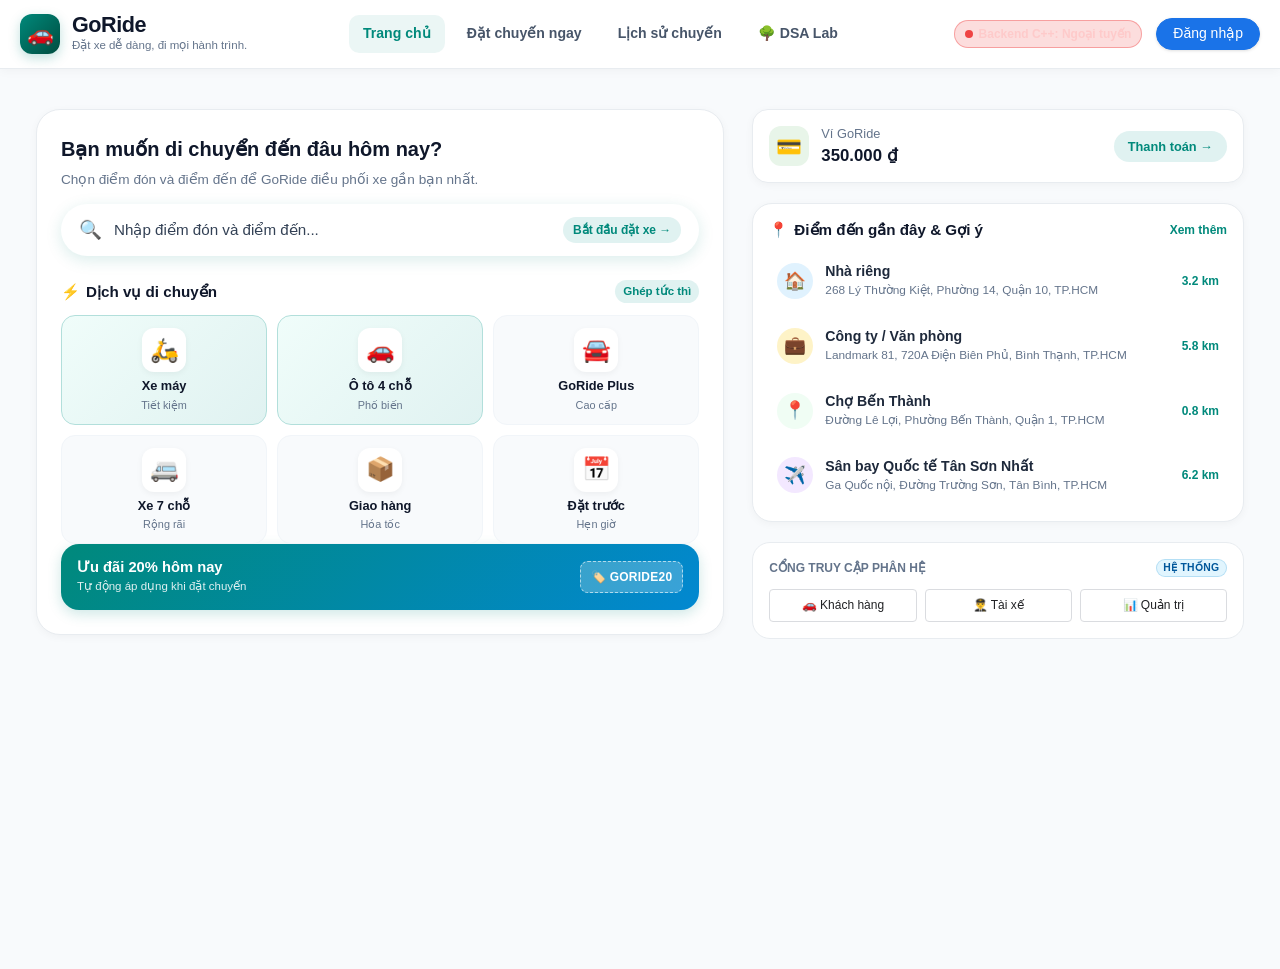
<file: frontend/index.html>
<!DOCTYPE html>
<html lang="vi">
<head>
    <meta charset="UTF-8">
    <meta name="viewport" content="width=device-width, initial-scale=1.0">
    <title>GoRide — Đặt xe dễ dàng, đi mọi hành trình.</title>
    <meta name="description" content="GoRide - Ứng dụng đặt xe thông minh, tối ưu lộ trình và ghép nối tài xế với cấu trúc R-Tree và thuật toán Dijkstra.">
    <link rel="stylesheet" href="css/design-system.css">
    <link rel="stylesheet" href="css/layout.css">
    <link rel="stylesheet" href="css/components.css">
    <link rel="stylesheet" href="css/responsive.css">
</head>
<body class="app-home-body">
    <!-- Desktop Top Navigation Bar (>= 1025px) -->
    <nav class="goride-desktop-navbar">
        <div class="goride-desktop-nav-inner">
            <a href="index.html" class="goride-desktop-nav-brand">
                <div class="brand-logo">🚗</div>
                <div class="brand-text">
                    <span class="brand-name">GoRide</span>
                    <span class="brand-tagline">Đặt xe dễ dàng, đi mọi hành trình.</span>
                </div>
            </a>

            <div class="goride-desktop-nav-links">
                <a href="index.html" class="goride-desktop-nav-link active">Trang chủ</a>
                <a href="pages/customer.html" class="goride-desktop-nav-link">Đặt chuyến ngay</a>
                <a href="pages/customer.html#history" class="goride-desktop-nav-link">Lịch sử chuyến</a>
                <a href="pages/dsa-demo.html" class="goride-desktop-nav-link">
                    <span>🌳</span> DSA Lab
                </a>
            </div>

            <div class="goride-desktop-nav-actions">
                <!-- Honest Backend Status Pill -->
                <div class="goride-backend-status-pill" id="desktop-backend-status" title="Trạng thái kết nối máy chủ C++">
                    <span style="display:inline-block; width:8px; height:8px; border-radius:50%; background:#ef4444;"></span>
                    <span>Backend C++: Ngoại tuyến</span>
                </div>

                <!-- Auth / Profile -->
                <div data-auth="guest">
                    <a href="pages/login.html" class="btn btn-primary btn-sm" style="border-radius:18px; padding:6px 16px;">
                        Đăng nhập
                    </a>
                </div>
                <div data-auth="user" style="display: none;">
                    <a href="pages/customer.html" class="goride-user-avatar-btn" id="desktop-user-badge" title="Hồ sơ cá nhân">
                        <span data-user-avatar>K</span>
                    </a>
                </div>
            </div>
        </div>
    </nav>

    <!-- App Shell Container (Responsive Desktop & Mobile) -->
    <div class="goride-app-shell">
        <!-- App Top Header (Mobile & Tablet) -->
        <header class="goride-header mobile-header-hide-desktop">
            <div class="goride-header-top">
                <a href="index.html" class="goride-brand-pill">
                    <div class="goride-brand-logo-icon">🚗</div>
                    <div>
                        <div class="goride-brand-title">GoRide</div>
                        <div class="goride-brand-slogan">Đặt xe dễ dàng, đi mọi hành trình.</div>
                    </div>
                </a>

                <div class="goride-header-actions">
                    <!-- Subtle DSA Lab link -->
                    <a href="pages/dsa-demo.html" class="goride-dsa-badge" title="Mô phỏng giải thuật R-Tree & Dijkstra">
                        <span>🌳</span>
                        <span>DSA Lab</span>
                    </a>

                    <!-- User Profile / Auth Toggle -->
                    <div data-auth="guest">
                        <a href="pages/login.html" class="goride-user-avatar-btn" title="Đăng nhập">
                            👤
                        </a>
                    </div>
                    <div data-auth="user" style="display: none;">
                        <a href="pages/customer.html" class="goride-user-avatar-btn" id="user-profile-badge" title="Hồ sơ người dùng">
                            <span data-user-avatar>K</span>
                        </a>
                    </div>
                </div>
            </div>

            <!-- Interactive Search Pill: "Bạn muốn đi đâu hôm nay?" (ref-01) -->
            <a href="pages/customer.html" class="goride-search-pill" id="home-search-pill">
                <span class="goride-search-icon">🔍</span>
                <span class="goride-search-text">Bạn muốn đi đâu hôm nay?</span>
                <span class="goride-search-action">Đặt xe →</span>
            </a>
        </header>

        <!-- Main Content Area: Responsive Grid on Desktop -->
        <main class="goride-home-content">
            <div class="goride-desktop-home-grid">
                <!-- Left Column (Desktop Hero Booking & Services) -->
                <div class="goride-desktop-hero-booking-card">
                    <!-- Desktop Prominent Search Action (Desktop only - mobile has header search pill) -->
                    <div class="goride-desktop-hero-search desktop-only" style="margin-bottom: 24px;">
                        <div style="font-size: 1.25rem; font-weight: 800; color: #0f172a; margin-bottom: 6px;">
                            Bạn muốn di chuyển đến đâu hôm nay?
                        </div>
                        <p style="font-size: 0.85rem; color: #64748b; margin: 0 0 14px 0;">
                            Chọn điểm đón và điểm đến để GoRide điều phối xe gần bạn nhất.
                        </p>
                        <a href="pages/customer.html" class="goride-search-pill" style="box-shadow: 0 4px 16px rgba(0, 137, 123, 0.15);">
                            <span class="goride-search-icon">🔍</span>
                            <span class="goride-search-text">Nhập điểm đón và điểm đến...</span>
                            <span class="goride-search-action">Bắt đầu đặt xe →</span>
                        </a>
                    </div>

                    <!-- Services Section: 6 Vehicle Options -->
                    <section class="goride-services-section">
                        <div class="goride-section-header-compact">
                            <h2 class="goride-section-title">
                                <span>⚡</span> Dịch vụ di chuyển
                            </h2>
                            <span class="goride-instant-badge">Ghép tức thì</span>
                        </div>

                        <div class="goride-services-grid">
                            <!-- GoRide Bike (Xe máy) -->
                            <a href="pages/customer.html?service=bike" class="goride-service-tile featured" title="Đặt xe máy GoRide">
                                <div class="goride-service-icon-wrap" style="color: #00897b;">
                                    🛵
                                </div>
                                <div class="goride-service-name">Xe máy</div>
                                <div class="goride-service-sub">Tiết kiệm</div>
                            </a>

                            <!-- GoRide Car (Ô tô 4 chỗ) -->
                            <a href="pages/customer.html?service=car4" class="goride-service-tile featured" title="Đặt ô tô 4 chỗ GoRide">
                                <div class="goride-service-icon-wrap" style="color: #0288d1;">
                                    🚗
                                </div>
                                <div class="goride-service-name">Ô tô 4 chỗ</div>
                                <div class="goride-service-sub">Phổ biến</div>
                            </a>

                            <!-- GoRide Plus (Xe sang cao cấp) -->
                            <a href="pages/customer.html?service=premium" class="goride-service-tile" title="Đặt xe cao cấp GoRide Plus">
                                <div class="goride-service-icon-wrap" style="color: #7c3aed;">
                                    🚘
                                </div>
                                <div class="goride-service-name">GoRide Plus</div>
                                <div class="goride-service-sub">Cao cấp</div>
                            </a>

                            <!-- GoRide XL (Xe 7 chỗ) -->
                            <a href="pages/customer.html?service=car7" class="goride-service-tile" title="Đặt xe 7 chỗ GoRide XL">
                                <div class="goride-service-icon-wrap" style="color: #ea580c;">
                                    🚐
                                </div>
                                <div class="goride-service-name">Xe 7 chỗ</div>
                                <div class="goride-service-sub">Rộng rãi</div>
                            </a>

                            <!-- Giao hàng -->
                            <a href="pages/customer.html?service=delivery" class="goride-service-tile" title="Giao hàng hỏa tốc">
                                <div class="goride-service-icon-wrap" style="color: #d97706;">
                                    📦
                                </div>
                                <div class="goride-service-name">Giao hàng</div>
                                <div class="goride-service-sub">Hỏa tốc</div>
                            </a>

                            <!-- Đặt trước -->
                            <a href="pages/customer.html?service=schedule" class="goride-service-tile" title="Đặt xe theo lịch hẹn">
                                <div class="goride-service-icon-wrap" style="color: #059669;">
                                    📅
                                </div>
                                <div class="goride-service-name">Đặt trước</div>
                                <div class="goride-service-sub">Hẹn giờ</div>
                            </a>
                        </div>
                    </section>

                    <!-- Promo Banner -->
                    <div class="goride-promo-banner" onclick="window.location.href='pages/customer.html'">
                        <div class="goride-promo-left">
                            <h4>Ưu đãi 20% hôm nay</h4>
                            <p>Tự động áp dụng khi đặt chuyến</p>
                        </div>
                        <div class="goride-promo-badge">
                            🏷️ GORIDE20
                        </div>
                    </div>
                </div>

                <!-- Right Column (Wallet, Places, Portals) -->
                <div class="goride-desktop-sidebar-col">
                    <!-- Wallet Card -->
                    <section class="goride-wallet-card">
                        <div class="goride-wallet-left">
                            <div class="goride-wallet-icon">💳</div>
                            <div>
                                <div class="goride-wallet-title">Ví GoRide</div>
                                <div class="goride-wallet-balance" data-user-balance>350.000 ₫</div>
                            </div>
                        </div>
                        <a href="pages/customer.html" class="goride-wallet-action">
                            Thanh toán →
                        </a>
                    </section>

                    <!-- Saved & Recent Places -->
                    <section class="goride-recent-card">
                        <div class="goride-section-header-compact">
                            <h3 class="goride-section-title">
                                <span>📍</span> Điểm đến gần đây & Gợi ý
                            </h3>
                            <a href="pages/customer.html" style="font-size: 0.75rem; color: var(--goride-teal); text-decoration: none; font-weight: 600;">Xem thêm</a>
                        </div>

                        <div class="goride-recent-list">
                            <!-- Home -->
                            <a href="pages/customer.html?dest=home" class="goride-recent-item" data-preset="home">
                                <div class="goride-recent-left">
                                    <div class="goride-recent-icon" style="background:#e0f2fe; color:#0288d1;">🏠</div>
                                    <div class="goride-recent-info">
                                        <div class="goride-recent-title">Nhà riêng</div>
                                        <div class="goride-recent-address">268 Lý Thường Kiệt, Phường 14, Quận 10, TP.HCM</div>
                                    </div>
                                </div>
                                <span class="goride-recent-dist">3.2 km</span>
                            </a>

                            <!-- Office -->
                            <a href="pages/customer.html?dest=work" class="goride-recent-item" data-preset="work">
                                <div class="goride-recent-left">
                                    <div class="goride-recent-icon" style="background:#fef3c7; color:#d97706;">💼</div>
                                    <div class="goride-recent-info">
                                        <div class="goride-recent-title">Công ty / Văn phòng</div>
                                        <div class="goride-recent-address">Landmark 81, 720A Điện Biên Phủ, Bình Thạnh, TP.HCM</div>
                                    </div>
                                </div>
                                <span class="goride-recent-dist">5.8 km</span>
                            </a>

                            <!-- Ben Thanh Market -->
                            <a href="pages/customer.html?dest=benthanh" class="goride-recent-item" data-preset="benthanh">
                                <div class="goride-recent-left">
                                    <div class="goride-recent-icon" style="background:#f0fdf4; color:#16a34a;">📍</div>
                                    <div class="goride-recent-info">
                                        <div class="goride-recent-title">Chợ Bến Thành</div>
                                        <div class="goride-recent-address">Đường Lê Lợi, Phường Bến Thành, Quận 1, TP.HCM</div>
                                    </div>
                                </div>
                                <span class="goride-recent-dist">0.8 km</span>
                            </a>

                            <!-- Tan Son Nhat Airport -->
                            <a href="pages/customer.html?dest=airport" class="goride-recent-item" data-preset="airport">
                                <div class="goride-recent-left">
                                    <div class="goride-recent-icon" style="background:#f3e8ff; color:#7c3aed;">✈️</div>
                                    <div class="goride-recent-info">
                                        <div class="goride-recent-title">Sân bay Quốc tế Tân Sơn Nhất</div>
                                        <div class="goride-recent-address">Ga Quốc nội, Đường Trường Sơn, Tân Bình, TP.HCM</div>
                                    </div>
                                </div>
                                <span class="goride-recent-dist">6.2 km</span>
                            </a>
                        </div>
                    </section>

                    <!-- Role Portals Direct Switchers -->
                    <section class="goride-portals-card" style="background:#ffffff; border-radius:18px; padding:16px; border:1px solid var(--goride-border);">
                        <div style="font-size:0.75rem; font-weight:700; color:#64748b; text-transform:uppercase; margin-bottom:12px; display:flex; justify-content:space-between; align-items:center;">
                            <span>Cổng truy cập phân hệ</span>
                            <span class="badge badge-info" style="font-size:0.65rem;">HỆ THỐNG</span>
                        </div>
                        <div style="display:grid; grid-template-columns:1fr 1fr 1fr; gap:8px;">
                            <a href="pages/customer.html" class="btn btn-outline btn-sm" style="font-size:0.75rem; padding:8px 4px; justify-content:center;">
                                🚗 Khách hàng
                            </a>
                            <a href="pages/driver.html" class="btn btn-outline btn-sm" style="font-size:0.75rem; padding:8px 4px; justify-content:center;">
                                👨‍✈️ Tài xế
                            </a>
                            <a href="pages/admin.html" class="btn btn-outline btn-sm" style="font-size:0.75rem; padding:8px 4px; justify-content:center;">
                                📊 Quản trị
                            </a>
                        </div>
                    </section>
                </div>
            </div>
        </main>
    </div>

    <!-- App Bottom Navigation Bar (Mobile / Tablet only) -->
    <nav class="goride-bottom-nav">
        <a href="index.html" class="goride-nav-item active">
            <span class="goride-nav-item-icon">🏠</span>
            <span>Trang chủ</span>
        </a>
        <a href="pages/customer.html" class="goride-nav-item">
            <span class="goride-nav-item-icon">🚗</span>
            <span>Đặt xe</span>
        </a>
        <a href="pages/customer.html#history" class="goride-nav-item">
            <span class="goride-nav-item-icon">📋</span>
            <span>Hoạt động</span>
        </a>
        <a href="pages/login.html" class="goride-nav-item" id="bottom-nav-account">
            <span class="goride-nav-item-icon">👤</span>
            <span>Tài khoản</span>
        </a>
    </nav>

    <!-- Toast Notifications -->
    <div class="toast-container" id="toast-container"></div>

    <!-- Scripts -->
    <script src="js/core/api.js"></script>
    <script src="js/core/session.js"></script>
    <script src="js/core/router.js"></script>
    <script src="js/core/demo-data.js"></script>
    <script src="js/core/app.js"></script>
    <script>
        document.addEventListener('DOMContentLoaded', () => {
            // Check session status and customize avatar/profile
            if (typeof sessionManager !== 'undefined') {
                const user = sessionManager.getCurrentUser();
                if (user) {
                    const avatarBadge = document.getElementById('user-profile-badge');
                    if (avatarBadge) {
                        avatarBadge.textContent = (user.name || 'U').charAt(0).toUpperCase();
                    }
                    const desktopBadge = document.getElementById('desktop-user-badge');
                    if (desktopBadge) {
                        desktopBadge.textContent = (user.name || 'U').charAt(0).toUpperCase();
                    }
                    const bnavAccount = document.getElementById('bottom-nav-account');
                    if (bnavAccount) {
                        bnavAccount.setAttribute('href', user.role === 'driver' ? 'pages/driver.html' : user.role === 'admin' ? 'pages/admin.html' : 'pages/customer.html#account');
                    }
                }
            }

            // Honest check for C++ backend status
            (async () => {
                const statusPill = document.getElementById('desktop-backend-status');
                if (!statusPill) return;
                try {
                    if (typeof apiClient !== 'undefined') {
                        const res = await apiClient.get('/health', { timeout: 2000 });
                        if (res && res.ok) {
                            statusPill.innerHTML = '<span style="display:inline-block; width:8px; height:8px; border-radius:50%; background:#10b981;"></span> <span>Backend C++: Trực tuyến</span>';
                            statusPill.classList.add('online');
                            return;
                        }
                    }
                } catch (e) {
                    // Offline backend as expected
                }
                statusPill.innerHTML = '<span style="display:inline-block; width:8px; height:8px; border-radius:50%; background:#ef4444;"></span> <span>Backend C++: Ngoại tuyến</span>';
                statusPill.classList.remove('online');
            })();
        });
    </script>
</body>
</html>
</file>
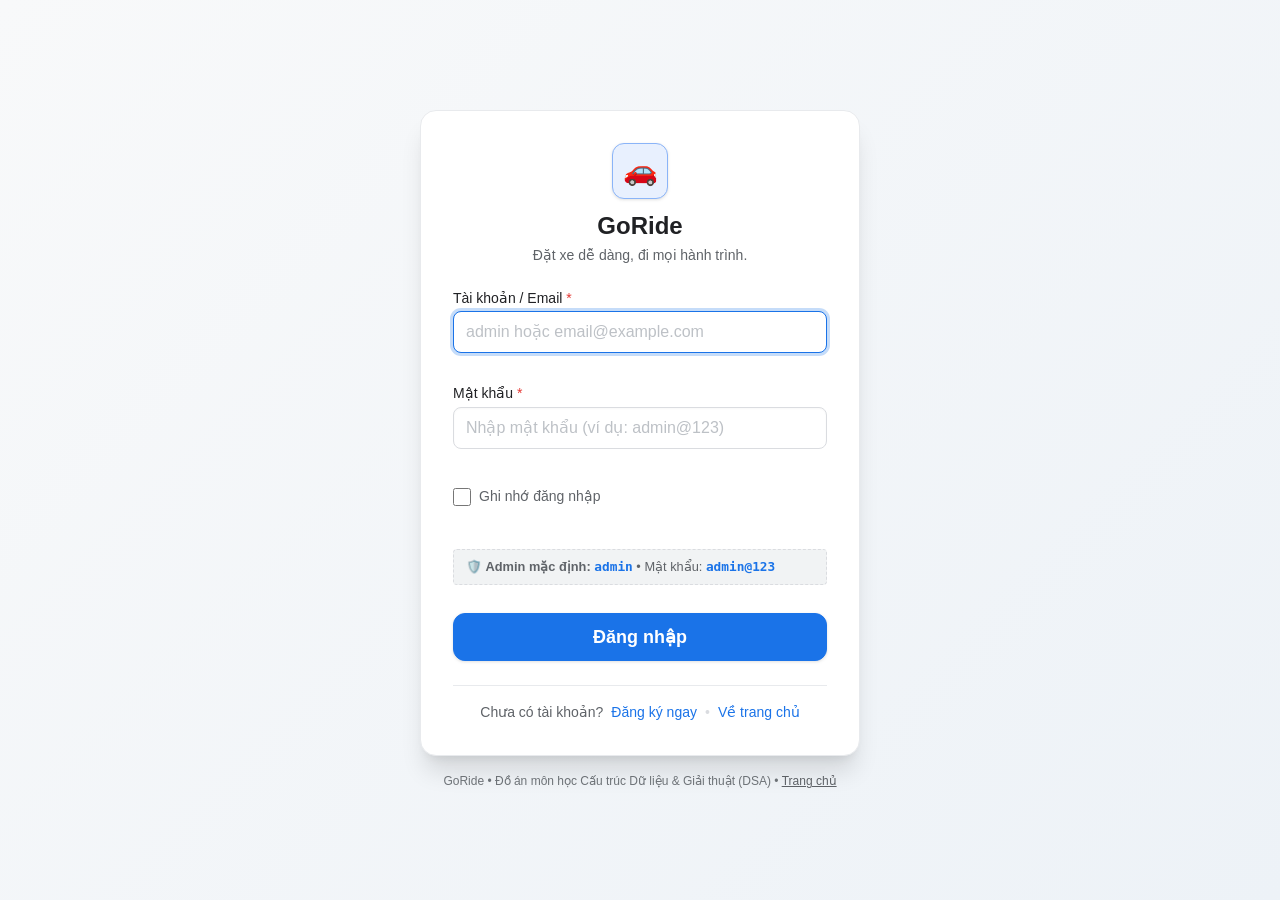
<file: frontend/pages/login.html>
<!DOCTYPE html>
<html lang="vi">
<head>
    <meta charset="UTF-8">
    <meta name="viewport" content="width=device-width, initial-scale=1.0">
    <title>Đăng nhập - GoRide</title>
    <meta name="description" content="Đăng nhập tài khoản GoRide - Đặt xe dễ dàng, đi mọi hành trình.">
    <link rel="stylesheet" href="../css/design-system.css">
    <link rel="stylesheet" href="../css/layout.css">
    <link rel="stylesheet" href="../css/components.css">
    <link rel="stylesheet" href="../css/responsive.css">
</head>
<body>
    <div class="auth-layout">
        <div class="auth-container">
            <!-- Auth Card -->
            <div class="auth-card">
                <div class="auth-header">
                    <div class="auth-logo">🚗</div>
                    <h1 class="auth-title">GoRide</h1>
                    <p class="auth-subtitle">Đặt xe dễ dàng, đi mọi hành trình.</p>
                </div>

                <form id="login-form" class="auth-form" novalidate>
                    <div id="login-error" class="app-alert alert-error" style="display:none;">
                        <span id="login-error-msg"></span>
                        <button type="button" class="app-alert-close" onclick="this.parentElement.style.display='none'">&times;</button>
                    </div>

                    <div class="form-group">
                        <label class="form-label" for="login-email">Tài khoản / Email <span style="color:var(--color-error);">*</span></label>
                        <input type="text" id="login-email" class="form-input" placeholder="admin hoặc email@example.com" required autocomplete="username" autofocus>
                    </div>

                    <div class="form-group">
                        <label class="form-label" for="login-password">Mật khẩu <span style="color:var(--color-error);">*</span></label>
                        <input type="password" id="login-password" class="form-input" placeholder="Nhập mật khẩu (ví dụ: admin@123)" required autocomplete="current-password" minlength="6">
                    </div>

                    <div class="form-check">
                        <input type="checkbox" id="remember-me" class="form-check-input">
                        <label for="remember-me" class="form-check-label">Ghi nhớ đăng nhập</label>
                    </div>

                    <div style="margin:var(--space-2) 0 var(--space-3) 0; padding:var(--space-2) var(--space-3); background:var(--color-gray-100); border:1px dashed var(--color-gray-300); border-radius:var(--radius-sm); font-size:0.8rem; color:var(--color-gray-700); line-height:1.4;">
                        🛡️ <strong>Admin mặc định:</strong> <code style="color:var(--color-primary); font-weight:700;">admin</code> &bull; Mật khẩu: <code style="color:var(--color-primary); font-weight:700;">admin@123</code>
                    </div>

                    <button type="submit" id="login-btn" class="btn btn-primary btn-block btn-lg">
                        Đăng nhập
                    </button>
                </form>

                <div class="auth-footer">
                    <span>Chưa có tài khoản?</span>
                    <a href="register.html">Đăng ký ngay</a>
                    <span style="color:var(--color-border);">•</span>
                    <a href="../index.html">Về trang chủ</a>
                </div>
            </div>

            <!-- Page Footer (neatly below card, never peeking behind) -->
            <p class="auth-page-footer">
                GoRide • Đồ án môn học Cấu trúc Dữ liệu & Giải thuật (DSA) • 
                <a href="../index.html">Trang chủ</a>
            </p>
        </div>
    </div>

    <!-- Core Scripts -->
    <script src="../js/core/api.js"></script>
    <script src="../js/core/session.js"></script>
    <script src="../js/core/router.js"></script>
    <script src="../js/core/demo-data.js"></script>
    <script src="../js/core/app.js"></script>
    <script>
        document.addEventListener('DOMContentLoaded', () => {
            const form = document.getElementById('login-form');
            const emailInput = document.getElementById('login-email');
            const passwordInput = document.getElementById('login-password');
            const btn = document.getElementById('login-btn');
            const errorDiv = document.getElementById('login-error');
            const errorMsg = document.getElementById('login-error-msg');

            form.addEventListener('submit', async function(e) {
                e.preventDefault();
                const email = emailInput.value.trim();
                const password = passwordInput.value;

                if (!email) {
                    errorMsg.textContent = 'Vui lòng nhập địa chỉ email.';
                    errorDiv.style.display = 'flex';
                    emailInput.focus();
                    return;
                }

                if (!password || password.length < 6) {
                    errorMsg.textContent = 'Mật khẩu phải có độ dài tối thiểu 6 ký tự.';
                    errorDiv.style.display = 'flex';
                    passwordInput.focus();
                    return;
                }

                errorDiv.style.display = 'none';
                btn.disabled = true;
                btn.textContent = 'Đang xác thực với máy chủ...';

                try {
                    // Authentic backend API connection via ApiClient
                    let result = null;
                    if (typeof apiClient !== 'undefined') {
                        try {
                            const apiRes = await apiClient.post('/auth/login', { email, password });
                            if (apiRes && apiRes.data) {
                                result = apiRes.data;
                            }
                        } catch (apiErr) {
                            if (apiErr instanceof ApiError || (apiErr.status !== undefined && apiErr.status > 0)) {
                                throw new Error(apiErr.message || 'Đăng nhập không thành công.');
                            }
                            throw new Error(`Không thể kết nối đến máy chủ C++ (Backend offline tại cổng 8080). Chi tiết: ${apiErr.message || 'NetworkError'}. Vui lòng khởi động máy chủ C++ để tiếp tục.`);
                        }
                    }

                    if (!result || !result.user) {
                        throw new Error('Máy chủ không phản hồi dữ liệu người dùng hợp lệ.');
                    }

                    sessionManager.login(result.user, result.token);

                    // Check redirect parameter
                    const urlParams = new URLSearchParams(window.location.search);
                    const redirectTarget = urlParams.get('redirect');

                    if (redirectTarget) {
                        const targetKey = redirectTarget.replace('.html', '').toLowerCase();
                        if (['customer', 'driver', 'admin'].includes(targetKey)) {
                            window.location.href = `${targetKey}.html`;
                            return;
                        }
                    }

                    // Default role-based routing
                    const role = result.user.role;
                    if (role === 'driver') {
                        window.location.href = 'driver.html';
                    } else if (role === 'admin') {
                        window.location.href = 'admin.html';
                    } else {
                        window.location.href = 'customer.html';
                    }
                } catch (err) {
                    errorMsg.textContent = err.message || 'Đăng nhập thất bại. Vui lòng thử lại.';
                    errorDiv.style.display = 'flex';
                } finally {
                    btn.disabled = false;
                    btn.textContent = 'Đăng nhập';
                }
            });
        });
    </script>
</body>
</html>
</file>
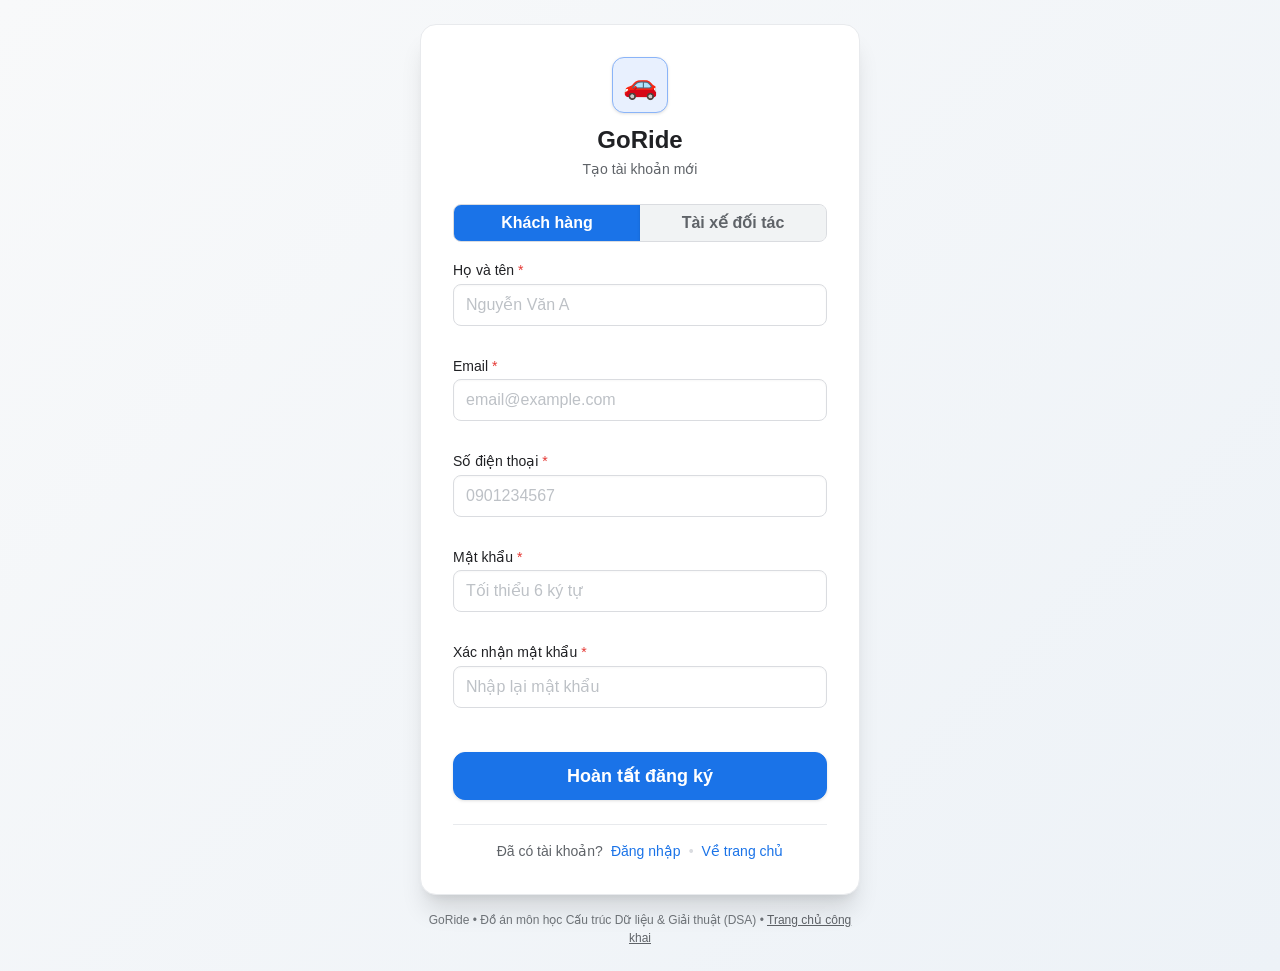
<file: frontend/pages/register.html>
<!DOCTYPE html>
<html lang="vi">
<head>
    <meta charset="UTF-8">
    <meta name="viewport" content="width=device-width, initial-scale=1.0">
    <title>Đăng ký tài khoản - GoRide</title>
    <link rel="stylesheet" href="../css/design-system.css">
    <link rel="stylesheet" href="../css/layout.css">
    <link rel="stylesheet" href="../css/components.css">
    <link rel="stylesheet" href="../css/responsive.css">
</head>
<body>
    <div class="auth-layout">
        <div class="auth-container">
            <div class="auth-card">
                <div class="auth-header">
                    <div class="auth-logo">🚗</div>
                    <h1 class="auth-title">GoRide</h1>
                    <p class="auth-subtitle">Tạo tài khoản mới</p>
                </div>

                <!-- Role Selector Tabs -->
                <div style="display:flex; margin-bottom:var(--space-5); border:1px solid var(--color-border); border-radius:var(--radius-md); overflow:hidden;">
                    <button type="button" id="tab-customer" class="btn btn-block" style="border-radius:0; border:none; background:var(--color-primary); color:white; font-weight:600;" onclick="selectRole('customer')">
                        Khách hàng
                    </button>
                    <button type="button" id="tab-driver" class="btn btn-block" style="border-radius:0; border:none; background:var(--color-gray-100); color:var(--color-text-secondary); font-weight:600;" onclick="selectRole('driver')">
                        Tài xế đối tác
                    </button>
                </div>

                <div id="register-error" class="app-alert alert-error" style="display:none;">
                    <span id="register-error-msg"></span>
                    <button type="button" class="app-alert-close" onclick="this.parentElement.style.display='none'">&times;</button>
                </div>

                <div id="register-success" class="app-alert alert-success" style="display:none;">
                    <span id="register-success-msg"></span>
                </div>

                <form id="register-form" class="auth-form" novalidate>
                    <input type="hidden" id="register-role" value="customer">

                    <div class="form-group">
                        <label class="form-label" for="reg-name">Họ và tên <span style="color:var(--color-error);">*</span></label>
                        <input type="text" id="reg-name" class="form-input" placeholder="Nguyễn Văn A" required>
                    </div>

                    <div class="form-group">
                        <label class="form-label" for="reg-email">Email <span style="color:var(--color-error);">*</span></label>
                        <input type="email" id="reg-email" class="form-input" placeholder="email@example.com" required>
                    </div>

                    <div class="form-group">
                        <label class="form-label" for="reg-phone">Số điện thoại <span style="color:var(--color-error);">*</span></label>
                        <input type="tel" id="reg-phone" class="form-input" placeholder="0901234567" required>
                    </div>

                    <div class="form-group">
                        <label class="form-label" for="reg-password">Mật khẩu <span style="color:var(--color-error);">*</span></label>
                        <input type="password" id="reg-password" class="form-input" placeholder="Tối thiểu 6 ký tự" required minlength="6">
                    </div>

                    <div class="form-group">
                        <label class="form-label" for="reg-confirm">Xác nhận mật khẩu <span style="color:var(--color-error);">*</span></label>
                        <input type="password" id="reg-confirm" class="form-input" placeholder="Nhập lại mật khẩu" required>
                    </div>

                    <!-- Driver-specific fields -->
                    <div id="driver-fields" style="display:none;">
                        <div class="divider" style="margin:var(--space-3) 0;"></div>
                        <p style="font-size:0.875rem; font-weight:600; color:var(--color-text-primary); margin-bottom:var(--space-3);">
                            Thông tin đăng ký lái xe
                        </p>

                        <div class="form-group">
                            <label class="form-label" for="reg-plate">Biển số xe <span style="color:var(--color-error);">*</span></label>
                            <input type="text" id="reg-plate" class="form-input" placeholder="59A-123.45">
                        </div>

                        <div class="form-group">
                            <label class="form-label" for="reg-vehicle">Loại phương tiện <span style="color:var(--color-error);">*</span></label>
                            <select id="reg-vehicle" class="form-select">
                                <option value="">Chọn loại phương tiện</option>
                                <option value="motorbike">Xe máy (GoRide Bike)</option>
                                <option value="car4">Ô tô 4 chỗ (GoRide Car)</option>
                                <option value="car7">Ô tô 7 chỗ (GoRide XL)</option>
                            </select>
                        </div>

                        <div class="form-group">
                            <label class="form-label" for="reg-experience">Số năm kinh nghiệm</label>
                            <input type="number" id="reg-experience" class="form-input" placeholder="Ví dụ: 2" min="0" max="50">
                        </div>

                        <div class="app-alert alert-info" style="font-size:0.8rem; margin-top:var(--space-2);">
                            <span>ℹ️ Hồ sơ tài xế sẽ được Quản trị viên duyệt trên Bảng điều khiển trước khi có thể bắt đầu nhận chuyến.</span>
                        </div>
                    </div>

                    <button type="submit" id="register-btn" class="btn btn-primary btn-block btn-lg" style="margin-top:var(--space-3);">
                        Hoàn tất đăng ký
                    </button>
                </form>

                <div class="auth-footer">
                    <span>Đã có tài khoản?</span>
                    <a href="login.html">Đăng nhập</a>
                    <span style="color:var(--color-border);">•</span>
                    <a href="../index.html">Về trang chủ</a>
                </div>
            </div>

            <!-- Page Footer -->
            <p class="auth-page-footer">
                GoRide • Đồ án môn học Cấu trúc Dữ liệu & Giải thuật (DSA) • 
                <a href="../index.html">Trang chủ công khai</a>
            </p>
        </div>
    </div>

    <!-- Scripts -->
    <script src="../js/core/api.js"></script>
    <script src="../js/core/session.js"></script>
    <script src="../js/core/router.js"></script>
    <script src="../js/core/demo-data.js"></script>
    <script src="../js/core/app.js"></script>
    <script>
        let currentRole = 'customer';

        function selectRole(role) {
            currentRole = role;
            document.getElementById('register-role').value = role;
            const tabC = document.getElementById('tab-customer');
            const tabD = document.getElementById('tab-driver');
            const driverFields = document.getElementById('driver-fields');

            if (role === 'customer') {
                tabC.style.background = 'var(--color-primary)';
                tabC.style.color = 'white';
                tabD.style.background = 'var(--color-gray-100)';
                tabD.style.color = 'var(--color-text-secondary)';
                driverFields.style.display = 'none';
            } else {
                tabD.style.background = 'var(--color-primary)';
                tabD.style.color = 'white';
                tabC.style.background = 'var(--color-gray-100)';
                tabC.style.color = 'var(--color-text-secondary)';
                driverFields.style.display = 'block';
            }
        }

        document.getElementById('register-form').addEventListener('submit', async function(e) {
            e.preventDefault();
            const errorDiv = document.getElementById('register-error');
            const errorMsg = document.getElementById('register-error-msg');
            const successDiv = document.getElementById('register-success');
            const successMsg = document.getElementById('register-success-msg');
            const btn = document.getElementById('register-btn');

            errorDiv.style.display = 'none';
            successDiv.style.display = 'none';

            const name = document.getElementById('reg-name').value.trim();
            const email = document.getElementById('reg-email').value.trim();
            const phone = document.getElementById('reg-phone').value.trim();
            const password = document.getElementById('reg-password').value;
            const confirm = document.getElementById('reg-confirm').value;

            if (!name || !email || !phone || !password) {
                errorMsg.textContent = 'Vui lòng điền đầy đủ các thông tin bắt buộc (*)';
                errorDiv.style.display = 'flex';
                return;
            }

            if (password !== confirm) {
                errorMsg.textContent = 'Mật khẩu xác nhận không khớp. Vui lòng kiểm tra lại.';
                errorDiv.style.display = 'flex';
                return;
            }

            const userData = {
                name,
                email,
                phone,
                password,
                role: currentRole
            };

            if (currentRole === 'driver') {
                userData.licensePlate = document.getElementById('reg-plate').value.trim();
                userData.vehicleType = document.getElementById('reg-vehicle').value;
                userData.experience = document.getElementById('reg-experience').value;
                if (!userData.licensePlate || !userData.vehicleType) {
                    errorMsg.textContent = 'Vui lòng cung cấp biển số xe và loại phương tiện đăng ký';
                    errorDiv.style.display = 'flex';
                    return;
                }
            }

            btn.disabled = true;
            btn.textContent = 'Đang xử lý đăng ký...';

            try {
                if (typeof apiClient === 'undefined') {
                    throw new Error('ApiClient chưa sẵn sàng. Vui lòng kiểm tra kết nối mạng hoặc làm mới trang.');
                }

                try {
                    const apiRes = await apiClient.post('/auth/register', userData);
                    if (!apiRes || !apiRes.data || !apiRes.data.success) {
                        throw new Error(apiRes?.data?.error || 'Đăng ký không thành công.');
                    }
                } catch (apiErr) {
                    if (apiErr instanceof ApiError || (apiErr.status !== undefined && apiErr.status > 0)) {
                        throw new Error(apiErr.message || 'Đăng ký không thành công.');
                    }
                    throw new Error(`Không thể kết nối đến máy chủ C++ (Backend offline tại cổng 8080). Chi tiết: ${apiErr.message || 'NetworkError'}. Vui lòng khởi động máy chủ C++ để tiếp tục.`);
                }

                successMsg.textContent = currentRole === 'driver'
                    ? 'Đăng ký tài xế thành công! Hồ sơ của bạn đang ở trạng thái CHỜ DUYỆT (PENDING). Quản trị viên cần phê duyệt trước khi bạn có thể đăng nhập nhận chuyến.'
                    : 'Đăng ký tài khoản thành công! Đang chuyển đến trang đăng nhập...';
                successDiv.style.display = 'flex';
                setTimeout(() => {
                    window.location.href = 'login.html';
                }, currentRole === 'driver' ? 2500 : 1500);
            } catch (err) {
                errorMsg.textContent = err.message || 'Đăng ký không thành công. Vui lòng thử lại.';
                errorDiv.style.display = 'flex';
            } finally {
                btn.disabled = false;
                btn.textContent = 'Hoàn tất đăng ký';
            }
        });
    </script>
</body>
</html>
</file>
<file: frontend/css/design-system.css>
/**
 * RIDE-RTREE Design System
 * Core CSS Foundation for Ride-Hailing Web Application
 * Version: 1.0.0
 */

/* ==========================================================================
   1. DESIGN TOKENS (:root)
   ========================================================================== */

:root {
  /* --- Primary & Brand Colors --- */
  --color-primary: #1a73e8;
  --color-primary-hover: #1557b0;
  --color-primary-active: #0d47a1;
  --color-primary-light: #e8f0fe;
  --color-primary-border: #8ab4f8;
  --color-primary-focus: rgba(26, 115, 232, 0.25);

  /* --- Secondary & Dark Neutral --- */
  --color-secondary: #1a1a2e;
  --color-secondary-hover: #121220;
  --color-secondary-active: #0a0a14;
  --color-secondary-light: #2d2d44;
  --color-secondary-text: #ffffff;

  /* --- Accent Green --- */
  --color-accent: #00c853;
  --color-accent-hover: #00b047;
  --color-accent-active: #00963b;
  --color-accent-light: #e8f8f0;
  --color-accent-focus: rgba(0, 200, 83, 0.25);

  /* --- Warning Amber --- */
  --color-warning: #ff9800;
  --color-warning-hover: #f57c00;
  --color-warning-active: #e65100;
  --color-warning-light: #fff3e0;
  --color-warning-border: #ffe082;
  --color-warning-text: #b26a00;
  --color-warning-focus: rgba(255, 152, 0, 0.25);

  /* --- Error Red --- */
  --color-error: #e53935;
  --color-error-hover: #d32f2f;
  --color-error-active: #c62828;
  --color-error-light: #ffebee;
  --color-error-border: #ef9a9a;
  --color-error-text: #b71c1c;
  --color-error-focus: rgba(229, 57, 53, 0.25);

  /* --- Success Green --- */
  --color-success: #43a047;
  --color-success-hover: #388e3c;
  --color-success-active: #2e7d32;
  --color-success-light: #e8f5e9;
  --color-success-border: #a5d6a7;
  --color-success-text: #1b5e20;
  --color-success-focus: rgba(67, 160, 71, 0.25);

  /* --- Info Cyan/Blue --- */
  --color-info: #0288d1;
  --color-info-hover: #0277bd;
  --color-info-active: #01579b;
  --color-info-light: #e1f5fe;
  --color-info-border: #81d4fa;
  --color-info-text: #01579b;
  --color-info-focus: rgba(2, 136, 209, 0.25);

  /* --- Neutral Grayscale --- */
  --color-white: #ffffff;
  --color-gray-50: #f8f9fa;
  --color-gray-100: #f1f3f4;
  --color-gray-200: #e8eaed;
  --color-gray-300: #dadce0;
  --color-gray-400: #bdc1c6;
  --color-gray-500: #9aa0a6;
  --color-gray-600: #70757a;
  --color-gray-700: #5f6368;
  --color-gray-800: #3c4043;
  --color-gray-900: #202124;
  --color-black: #000000;

  /* --- Semantic Layout & Surface Colors --- */
  --color-bg-body: #f8f9fa;
  --color-bg-surface: #ffffff;
  --color-bg-elevated: #ffffff;
  --color-bg-muted: #f1f3f4;
  --color-text-primary: #202124;
  --color-text-secondary: #5f6368;
  --color-text-muted: #70757a;
  --color-text-inverse: #ffffff;
  --color-border: #dadce0;
  --color-border-subtle: #e8eaed;
  --color-border-hover: #bdc1c6;
  --color-border-focus: #1a73e8;

  /* --- Typography --- */
  --font-sans: -apple-system, BlinkMacSystemFont, "Segoe UI", Roboto, "Helvetica Neue", Arial, sans-serif, "Apple Color Emoji", "Segoe UI Emoji";
  --font-mono: ui-monospace, SFMono-Regular, "SF Mono", Menlo, Consolas, "Liberation Mono", monospace;

  --font-size-xs: 0.75rem;    /* 12px */
  --font-size-sm: 0.875rem;   /* 14px */
  --font-size-base: 1rem;     /* 16px */
  --font-size-lg: 1.125rem;   /* 18px */
  --font-size-xl: 1.25rem;    /* 20px */
  --font-size-2xl: 1.5rem;    /* 24px */
  --font-size-3xl: 1.875rem;  /* 30px */

  --font-weight-regular: 400;
  --font-weight-medium: 500;
  --font-weight-semibold: 600;
  --font-weight-bold: 700;

  --line-height-none: 1;
  --line-height-tight: 1.25;
  --line-height-snug: 1.375;
  --line-height-normal: 1.5;
  --line-height-relaxed: 1.625;

  /* --- Spacing Scale (Base: 4px) --- */
  --space-1: 0.25rem;   /* 4px */
  --space-2: 0.5rem;    /* 8px */
  --space-3: 0.75rem;   /* 12px */
  --space-4: 1rem;      /* 16px */
  --space-5: 1.25rem;   /* 20px */
  --space-6: 1.5rem;    /* 24px */
  --space-7: 1.75rem;   /* 28px */
  --space-8: 2rem;      /* 32px */
  --space-9: 2.25rem;   /* 36px */
  --space-10: 2.5rem;   /* 40px */
  --space-11: 2.75rem;  /* 44px */
  --space-12: 3rem;     /* 48px */
  --space-13: 3.25rem;  /* 52px */
  --space-14: 3.5rem;   /* 56px */
  --space-15: 3.75rem;  /* 60px */
  --space-16: 4rem;     /* 64px */

  /* --- Border Radius --- */
  --radius-sm: 4px;
  --radius-md: 8px;
  --radius-lg: 12px;
  --radius-xl: 16px;
  --radius-full: 9999px;

  /* --- Shadows --- */
  --shadow-sm: 0 1px 2px 0 rgba(0, 0, 0, 0.05), 0 1px 3px 1px rgba(0, 0, 0, 0.05);
  --shadow-md: 0 4px 6px -1px rgba(0, 0, 0, 0.08), 0 2px 4px -2px rgba(0, 0, 0, 0.06);
  --shadow-lg: 0 10px 15px -3px rgba(0, 0, 0, 0.1), 0 4px 6px -4px rgba(0, 0, 0, 0.05);
  --shadow-xl: 0 20px 25px -5px rgba(0, 0, 0, 0.12), 0 8px 10px -6px rgba(0, 0, 0, 0.08);

  /* --- Transitions --- */
  --transition-fast: 150ms cubic-bezier(0.4, 0, 0.2, 1);
  --transition-normal: 250ms cubic-bezier(0.4, 0, 0.2, 1);
  --transition-slow: 350ms cubic-bezier(0.4, 0, 0.2, 1);
  --ease-in-out: cubic-bezier(0.4, 0, 0.2, 1);
  --ease-out: cubic-bezier(0, 0, 0.2, 1);
  --ease-in: cubic-bezier(0.4, 0, 1, 1);

  /* --- Z-Index Scale --- */
  --z-dropdown: 100;
  --z-sticky: 200;
  --z-modal-backdrop: 300;
  --z-modal: 400;
  --z-toast: 500;
}

/* ==========================================================================
   2. BASE RESET & BODY DEFAULTS
   ========================================================================== */

*,
*::before,
*::after {
  box-sizing: border-box;
  margin: 0;
  padding: 0;
}

html {
  font-size: 16px;
  scroll-behavior: smooth;
  -webkit-text-size-adjust: 100%;
}

body {
  font-family: var(--font-sans);
  font-size: var(--font-size-base);
  font-weight: var(--font-weight-regular);
  line-height: var(--line-height-normal);
  color: var(--color-text-primary);
  background-color: var(--color-bg-body);
  text-rendering: optimizeLegibility;
  -webkit-font-smoothing: antialiased;
  -moz-osx-font-smoothing: grayscale;
  min-height: 100vh;
}

h1, h2, h3, h4, h5, h6 {
  color: var(--color-text-primary);
  font-weight: var(--font-weight-bold);
  line-height: var(--line-height-tight);
}

h1 { font-size: var(--font-size-3xl); }
h2 { font-size: var(--font-size-2xl); }
h3 { font-size: var(--font-size-xl); }
h4 { font-size: var(--font-size-lg); }
h5 { font-size: var(--font-size-base); }
h6 { font-size: var(--font-size-sm); }

p {
  margin-bottom: var(--space-3);
  color: var(--color-text-secondary);
}

p:last-child {
  margin-bottom: 0;
}

a {
  color: var(--color-primary);
  text-decoration: none;
  transition: color var(--transition-fast);
}

a:hover {
  color: var(--color-primary-hover);
  text-decoration: underline;
}

img, svg, video, canvas, audio, iframe, embed, object {
  display: block;
  vertical-align: middle;
  max-width: 100%;
}

button, input, optgroup, select, textarea {
  font-family: inherit;
  font-size: 100%;
  line-height: inherit;
  color: inherit;
  margin: 0;
}

/* Accessible outline focus ring */
:focus-visible {
  outline: 2px solid var(--color-primary);
  outline-offset: 2px;
}

/* ==========================================================================
   3. BUTTON COMPONENT
   ========================================================================== */

.btn {
  display: inline-flex;
  align-items: center;
  justify-content: center;
  gap: var(--space-2);
  padding: var(--space-2) var(--space-4);
  font-family: var(--font-sans);
  font-size: var(--font-size-base);
  font-weight: var(--font-weight-medium);
  line-height: var(--line-height-tight);
  text-align: center;
  text-decoration: none;
  white-space: nowrap;
  vertical-align: middle;
  cursor: pointer;
  user-select: none;
  border: 1px solid transparent;
  border-radius: var(--radius-md);
  box-shadow: var(--shadow-sm);
  transition:
    background-color var(--transition-fast),
    border-color var(--transition-fast),
    color var(--transition-fast),
    box-shadow var(--transition-fast),
    transform var(--transition-fast);
}

.btn:active:not(:disabled) {
  transform: translateY(1px);
}

.btn:focus-visible {
  outline: 2px solid var(--color-primary);
  outline-offset: 2px;
}

.btn:disabled,
.btn[aria-disabled="true"],
fieldset:disabled .btn {
  opacity: 0.6;
  cursor: not-allowed;
  pointer-events: none;
  box-shadow: none;
  transform: none;
}

/* Primary Button */
.btn-primary {
  background-color: var(--color-primary);
  color: var(--color-white);
  border-color: var(--color-primary);
}

.btn-primary:hover:not(:disabled) {
  background-color: var(--color-primary-hover);
  border-color: var(--color-primary-hover);
  color: var(--color-white);
  text-decoration: none;
  box-shadow: var(--shadow-md);
}

.btn-primary:active:not(:disabled) {
  background-color: var(--color-primary-active);
  border-color: var(--color-primary-active);
}

/* Secondary Button (Dark) */
.btn-secondary {
  background-color: var(--color-secondary);
  color: var(--color-secondary-text);
  border-color: var(--color-secondary);
}

.btn-secondary:hover:not(:disabled) {
  background-color: var(--color-secondary-hover);
  border-color: var(--color-secondary-hover);
  color: var(--color-secondary-text);
  text-decoration: none;
  box-shadow: var(--shadow-md);
}

.btn-secondary:active:not(:disabled) {
  background-color: var(--color-secondary-active);
  border-color: var(--color-secondary-active);
}

/* Outline Button */
.btn-outline {
  background-color: transparent;
  color: var(--color-text-primary);
  border-color: var(--color-border);
  box-shadow: none;
}

.btn-outline:hover:not(:disabled) {
  background-color: var(--color-gray-100);
  border-color: var(--color-border-hover);
  color: var(--color-text-primary);
  text-decoration: none;
}

.btn-outline:active:not(:disabled) {
  background-color: var(--color-gray-200);
}

/* Danger Button */
.btn-danger {
  background-color: var(--color-error);
  color: var(--color-white);
  border-color: var(--color-error);
}

.btn-danger:hover:not(:disabled) {
  background-color: var(--color-error-hover);
  border-color: var(--color-error-hover);
  color: var(--color-white);
  text-decoration: none;
  box-shadow: var(--shadow-md);
}

.btn-danger:active:not(:disabled) {
  background-color: var(--color-error-active);
  border-color: var(--color-error-active);
}

/* Success Button */
.btn-success {
  background-color: var(--color-success);
  color: var(--color-white);
  border-color: var(--color-success);
}

.btn-success:hover:not(:disabled) {
  background-color: var(--color-success-hover);
  border-color: var(--color-success-hover);
  color: var(--color-white);
  text-decoration: none;
  box-shadow: var(--shadow-md);
}

.btn-success:active:not(:disabled) {
  background-color: var(--color-success-active);
  border-color: var(--color-success-active);
}

/* Ghost Button */
.btn-ghost {
  background-color: transparent;
  color: var(--color-text-secondary);
  border-color: transparent;
  box-shadow: none;
}

.btn-ghost:hover:not(:disabled) {
  background-color: var(--color-gray-100);
  color: var(--color-text-primary);
  text-decoration: none;
}

.btn-ghost:active:not(:disabled) {
  background-color: var(--color-gray-200);
}

/* Button Sizing */
.btn-sm {
  padding: var(--space-1) var(--space-3);
  font-size: var(--font-size-sm);
  border-radius: var(--radius-sm);
  gap: var(--space-1);
}

.btn-lg {
  padding: var(--space-3) var(--space-6);
  font-size: var(--font-size-lg);
  border-radius: var(--radius-lg);
  font-weight: var(--font-weight-semibold);
}

/* Icon Button */
.btn-icon {
  padding: var(--space-2);
  width: 2.5rem;
  height: 2.5rem;
  border-radius: var(--radius-md);
  flex-shrink: 0;
}

.btn-icon.btn-sm {
  width: 2rem;
  height: 2rem;
  padding: var(--space-1);
}

.btn-icon.btn-lg {
  width: 3.25rem;
  height: 3.25rem;
  padding: var(--space-3);
}

.btn-icon.btn-circle {
  border-radius: var(--radius-full);
}

/* Block Button */
.btn-block {
  display: flex;
  width: 100%;
}

/* ==========================================================================
   4. FORM INPUT COMPONENT
   ========================================================================== */

.form-group {
  display: flex;
  flex-direction: column;
  margin-bottom: var(--space-4);
  width: 100%;
}

.form-label {
  display: inline-block;
  font-size: var(--font-size-sm);
  font-weight: var(--font-weight-medium);
  color: var(--color-text-primary);
  margin-bottom: var(--space-1);
  line-height: var(--line-height-tight);
}

.form-label .required,
.form-label-required::after {
  content: " *";
  color: var(--color-error);
}

.form-input,
.form-select,
.form-textarea {
  display: block;
  width: 100%;
  padding: var(--space-2) var(--space-3);
  font-family: var(--font-sans);
  font-size: var(--font-size-base);
  font-weight: var(--font-weight-regular);
  line-height: var(--line-height-normal);
  color: var(--color-text-primary);
  background-color: var(--color-bg-surface);
  background-clip: padding-box;
  border: 1px solid var(--color-border);
  border-radius: var(--radius-md);
  box-shadow: inset 0 1px 2px rgba(0, 0, 0, 0.03);
  transition:
    border-color var(--transition-fast),
    box-shadow var(--transition-fast),
    background-color var(--transition-fast);
}

.form-input::placeholder,
.form-textarea::placeholder {
  color: var(--color-gray-400);
  opacity: 1;
}

.form-input:hover:not(:disabled):not([readonly]),
.form-select:hover:not(:disabled):not([readonly]),
.form-textarea:hover:not(:disabled):not([readonly]) {
  border-color: var(--color-border-hover);
}

.form-input:focus,
.form-select:focus,
.form-textarea:focus {
  outline: 0;
  border-color: var(--color-border-focus);
  box-shadow: 0 0 0 3px var(--color-primary-focus);
  background-color: var(--color-bg-surface);
}

.form-input:disabled,
.form-select:disabled,
.form-textarea:disabled,
.form-input[readonly],
.form-textarea[readonly] {
  background-color: var(--color-gray-100);
  color: var(--color-gray-500);
  border-color: var(--color-border-subtle);
  cursor: not-allowed;
  opacity: 0.9;
}

/* Custom Select Styling */
.form-select {
  appearance: none;
  -webkit-appearance: none;
  -moz-appearance: none;
  padding-right: var(--space-8);
  background-image: url("data:image/svg+xml,%3Csvg xmlns='http://www.w3.org/2000/svg' viewBox='0 0 20 20' fill='%235f6368'%3E%3Cpath fill-rule='evenodd' d='M5.293 7.293a1 1 0 011.414 0L10 10.586l3.293-3.293a1 1 0 111.414 1.414l-4 4a1 1 0 01-1.414 0l-4-4a1 1 0 010-1.414z' clip-rule='evenodd'/%3E%3C/svg%3E");
  background-repeat: no-repeat;
  background-position: right var(--space-3) center;
  background-size: 1.25rem 1.25rem;
  cursor: pointer;
}

/* Form Textarea */
.form-textarea {
  min-height: 5.5rem;
  resize: vertical;
}

/* Form Validation States */
.form-input.is-invalid,
.form-select.is-invalid,
.form-textarea.is-invalid,
.has-error .form-input,
.has-error .form-select,
.has-error .form-textarea {
  border-color: var(--color-error);
  background-color: #fffdfd;
}

.form-input.is-invalid:focus,
.form-select.is-invalid:focus,
.form-textarea.is-invalid:focus,
.has-error .form-input:focus,
.has-error .form-select:focus,
.has-error .form-textarea:focus {
  border-color: var(--color-error);
  box-shadow: 0 0 0 3px var(--color-error-focus);
}

.form-error {
  display: flex;
  align-items: center;
  gap: var(--space-1);
  margin-top: var(--space-1);
  font-size: var(--font-size-xs);
  font-weight: var(--font-weight-medium);
  color: var(--color-error-text);
  line-height: var(--line-height-tight);
}

.form-hint {
  margin-top: var(--space-1);
  font-size: var(--font-size-xs);
  color: var(--color-text-muted);
  line-height: var(--line-height-tight);
}

/* Checkbox & Radio Form Controls */
.form-check {
  display: inline-flex;
  align-items: center;
  gap: var(--space-2);
  margin-bottom: var(--space-3);
  cursor: pointer;
  user-select: none;
  min-height: 2rem;
}

.form-check-input {
  width: 1.125rem;
  height: 1.125rem;
  margin: 0;
  accent-color: var(--color-primary);
  border-radius: var(--radius-sm);
  border: 1px solid var(--color-border);
  cursor: pointer;
  flex-shrink: 0;
  transition: box-shadow var(--transition-fast);
}

.form-check-input:focus-visible {
  outline: 2px solid var(--color-primary);
  outline-offset: 2px;
}

.form-check-label {
  margin: 0;
  font-size: var(--font-size-sm);
  color: var(--color-text-secondary);
  cursor: pointer;
  line-height: var(--line-height-normal);
}

.form-check:hover .form-check-label {
  color: var(--color-text-primary);
}

/* ==========================================================================
   5. CARD COMPONENT
   ========================================================================== */

.card {
  display: flex;
  flex-direction: column;
  position: relative;
  background-color: var(--color-bg-surface);
  border: 1px solid var(--color-border-subtle);
  border-radius: var(--radius-lg);
  box-shadow: var(--shadow-sm);
  overflow: hidden;
  transition:
    transform var(--transition-normal),
    box-shadow var(--transition-normal),
    border-color var(--transition-normal);
}

.card-header {
  display: flex;
  align-items: center;
  justify-content: space-between;
  padding: var(--space-4) var(--space-5);
  background-color: var(--color-bg-surface);
  border-bottom: 1px solid var(--color-border-subtle);
}

.card-header h2,
.card-header h3,
.card-header h4 {
  margin-bottom: 0;
  font-size: var(--font-size-lg);
}

.card-body {
  padding: var(--space-5);
  flex: 1 1 auto;
}

.card-footer {
  display: flex;
  align-items: center;
  justify-content: flex-end;
  gap: var(--space-3);
  padding: var(--space-3) var(--space-5);
  background-color: var(--color-gray-50);
  border-top: 1px solid var(--color-border-subtle);
}

.card-hoverable {
  cursor: pointer;
}

.card-hoverable:hover {
  transform: translateY(-2px);
  box-shadow: var(--shadow-md);
  border-color: var(--color-border-hover);
}

.card-hoverable:active {
  transform: translateY(0);
  box-shadow: var(--shadow-sm);
}

/* ==========================================================================
   6. BADGE COMPONENT
   ========================================================================== */

.badge {
  display: inline-flex;
  align-items: center;
  justify-content: center;
  gap: var(--space-1);
  padding: 0.25em 0.65em;
  font-size: var(--font-size-xs);
  font-weight: var(--font-weight-semibold);
  line-height: var(--line-height-none);
  letter-spacing: 0.025em;
  text-transform: uppercase;
  white-space: nowrap;
  vertical-align: baseline;
  border-radius: var(--radius-full);
  background-color: var(--color-gray-100);
  color: var(--color-gray-800);
  border: 1px solid transparent;
}

.badge-primary {
  background-color: var(--color-primary-light);
  color: var(--color-primary);
  border-color: rgba(26, 115, 232, 0.2);
}

.badge-success {
  background-color: var(--color-success-light);
  color: var(--color-success-text);
  border-color: rgba(67, 160, 71, 0.2);
}

.badge-warning {
  background-color: var(--color-warning-light);
  color: var(--color-warning-text);
  border-color: rgba(255, 152, 0, 0.2);
}

.badge-danger {
  background-color: var(--color-error-light);
  color: var(--color-error-text);
  border-color: rgba(229, 57, 53, 0.2);
}

.badge-info {
  background-color: var(--color-info-light);
  color: var(--color-info-text);
  border-color: rgba(2, 136, 209, 0.2);
}

/* ==========================================================================
   7. MODAL COMPONENT
   ========================================================================== */

.modal-overlay {
  position: fixed;
  inset: 0;
  width: 100vw;
  height: 100vh;
  background-color: rgba(26, 26, 46, 0.6);
  backdrop-filter: blur(4px);
  -webkit-backdrop-filter: blur(4px);
  z-index: var(--z-modal-backdrop);
  display: flex;
  align-items: center;
  justify-content: center;
  padding: var(--space-4);
  opacity: 0;
  visibility: hidden;
  pointer-events: none;
  transition:
    opacity var(--transition-normal),
    visibility var(--transition-normal);
}

.modal-overlay.is-active,
.modal-overlay.open {
  opacity: 1;
  visibility: visible;
  pointer-events: auto;
}

.modal {
  position: relative;
  display: flex;
  flex-direction: column;
  width: 100%;
  max-width: 540px;
  max-height: calc(100vh - 2 * var(--space-4));
  background-color: var(--color-bg-surface);
  border-radius: var(--radius-xl);
  box-shadow: var(--shadow-xl);
  border: 1px solid var(--color-border-subtle);
  overflow: hidden;
  z-index: var(--z-modal);
  transform: scale(0.95) translateY(12px);
  transition:
    transform var(--transition-normal),
    opacity var(--transition-normal);
}

.modal-overlay.is-active .modal,
.modal-overlay.open .modal {
  transform: scale(1) translateY(0);
}

.modal-header {
  display: flex;
  align-items: center;
  justify-content: space-between;
  padding: var(--space-4) var(--space-6);
  border-bottom: 1px solid var(--color-border-subtle);
  background-color: var(--color-bg-surface);
}

.modal-header h2,
.modal-header h3 {
  margin-bottom: 0;
  font-size: var(--font-size-xl);
  font-weight: var(--font-weight-semibold);
  color: var(--color-text-primary);
}

.modal-body {
  position: relative;
  flex: 1 1 auto;
  padding: var(--space-6);
  overflow-y: auto;
  color: var(--color-text-secondary);
}

.modal-footer {
  display: flex;
  align-items: center;
  justify-content: flex-end;
  gap: var(--space-3);
  padding: var(--space-4) var(--space-6);
  border-top: 1px solid var(--color-border-subtle);
  background-color: var(--color-gray-50);
}

.modal-close {
  display: inline-flex;
  align-items: center;
  justify-content: center;
  width: 2rem;
  height: 2rem;
  padding: 0;
  border: none;
  background: transparent;
  color: var(--color-gray-500);
  border-radius: var(--radius-md);
  cursor: pointer;
  font-size: 1.25rem;
  line-height: 1;
  transition:
    color var(--transition-fast),
    background-color var(--transition-fast);
}

.modal-close:hover {
  color: var(--color-gray-900);
  background-color: var(--color-gray-100);
}

.modal-close:focus-visible {
  outline: 2px solid var(--color-primary);
  outline-offset: 2px;
}

/* ==========================================================================
   8. TOAST COMPONENT
   ========================================================================== */

.toast-container {
  position: fixed;
  top: var(--space-5);
  right: var(--space-5);
  z-index: var(--z-toast);
  display: flex;
  flex-direction: column;
  gap: var(--space-3);
  max-width: 400px;
  width: calc(100% - 2 * var(--space-5));
  pointer-events: none;
}

.toast {
  position: relative;
  pointer-events: auto;
  display: flex;
  align-items: flex-start;
  gap: var(--space-3);
  padding: var(--space-3) var(--space-4);
  background-color: var(--color-bg-surface);
  color: var(--color-text-primary);
  border-radius: var(--radius-lg);
  box-shadow: var(--shadow-lg);
  border: 1px solid var(--color-border-subtle);
  border-left: 4px solid var(--color-primary);
  font-size: var(--font-size-sm);
  line-height: var(--line-height-normal);
  animation: toastSlideIn var(--transition-normal) ease-out forwards;
}

.toast.hiding {
  animation: toastFadeOut var(--transition-normal) ease-in forwards;
}

.toast-success {
  border-left-color: var(--color-success);
}

.toast-error {
  border-left-color: var(--color-error);
}

.toast-warning {
  border-left-color: var(--color-warning);
}

.toast-info {
  border-left-color: var(--color-info);
}

@keyframes toastSlideIn {
  from {
    opacity: 0;
    transform: translateX(100%) scale(0.95);
  }
  to {
    opacity: 1;
    transform: translateX(0) scale(1);
  }
}

@keyframes toastFadeOut {
  from {
    opacity: 1;
    transform: translateX(0) scale(1);
  }
  to {
    opacity: 0;
    transform: translateX(100%) scale(0.95);
  }
}

/* ==========================================================================
   9. LOADING STATES & SKELETONS
   ========================================================================== */

.spinner {
  display: inline-block;
  width: 1.5rem;
  height: 1.5rem;
  vertical-align: text-bottom;
  border: 2px solid var(--color-gray-200);
  border-top-color: var(--color-primary);
  border-radius: var(--radius-full);
  animation: spinnerRotate 0.75s linear infinite;
  box-sizing: border-box;
}

.spinner-sm {
  width: 1rem;
  height: 1rem;
  border-width: 2px;
}

.spinner-lg {
  width: 2.5rem;
  height: 2.5rem;
  border-width: 3px;
}

@keyframes spinnerRotate {
  to {
    transform: rotate(360deg);
  }
}

/* Skeleton Loading Shimmer */
.skeleton {
  display: block;
  background: linear-gradient(
    90deg,
    var(--color-gray-200) 25%,
    var(--color-gray-100) 37%,
    var(--color-gray-200) 63%
  );
  background-size: 400% 100%;
  animation: skeletonShimmer 1.4s ease infinite;
  border-radius: var(--radius-md);
}

.skeleton-text {
  height: 0.875rem;
  margin-bottom: var(--space-2);
  border-radius: var(--radius-sm);
  width: 100%;
}

.skeleton-circle {
  width: 2.5rem;
  height: 2.5rem;
  border-radius: var(--radius-full);
  flex-shrink: 0;
}

.skeleton-rect {
  width: 100%;
  height: 8rem;
  border-radius: var(--radius-lg);
}

@keyframes skeletonShimmer {
  0% {
    background-position: 100% 50%;
  }
  100% {
    background-position: 0 50%;
  }
}

/* ==========================================================================
   10. EMPTY & ERROR STATES
   ========================================================================== */

.empty-state {
  display: flex;
  flex-direction: column;
  align-items: center;
  justify-content: center;
  text-align: center;
  padding: var(--space-10) var(--space-4);
  color: var(--color-text-secondary);
}

.empty-state-icon {
  display: flex;
  align-items: center;
  justify-content: center;
  width: 4rem;
  height: 4rem;
  margin-bottom: var(--space-4);
  color: var(--color-gray-400);
  background-color: var(--color-gray-100);
  border-radius: var(--radius-full);
  font-size: 2rem;
}

.empty-state-title {
  margin-bottom: var(--space-2);
  font-size: var(--font-size-xl);
  font-weight: var(--font-weight-semibold);
  color: var(--color-text-primary);
}

.empty-state-description {
  max-width: 26rem;
  margin-bottom: var(--space-6);
  font-size: var(--font-size-sm);
  color: var(--color-text-muted);
  line-height: var(--line-height-relaxed);
}

.error-state {
  display: flex;
  flex-direction: column;
  align-items: center;
  justify-content: center;
  text-align: center;
  padding: var(--space-8) var(--space-5);
  background-color: var(--color-error-light);
  border: 1px solid var(--color-error-border);
  border-radius: var(--radius-lg);
  color: var(--color-error-text);
}

.error-state .error-title {
  font-size: var(--font-size-lg);
  font-weight: var(--font-weight-semibold);
  margin-bottom: var(--space-2);
}

.error-state .error-message {
  font-size: var(--font-size-sm);
  color: var(--color-error-text);
  margin-bottom: var(--space-4);
}

/* ==========================================================================
   11. STATUS INDICATORS
   ========================================================================== */

.status-dot {
  position: relative;
  display: inline-block;
  width: 0.625rem;
  height: 0.625rem;
  border-radius: var(--radius-full);
  background-color: var(--color-gray-400);
  flex-shrink: 0;
}

.status-online {
  background-color: var(--color-accent);
}

.status-online::after {
  content: "";
  position: absolute;
  inset: -2px;
  border-radius: var(--radius-full);
  border: 1px solid var(--color-accent);
  animation: statusPulse 2s cubic-bezier(0.24, 0, 0.38, 1) infinite;
}

.status-offline {
  background-color: var(--color-gray-400);
}

.status-busy {
  background-color: var(--color-warning);
}

.status-busy::after {
  content: "";
  position: absolute;
  inset: -2px;
  border-radius: var(--radius-full);
  border: 1px solid var(--color-warning);
  animation: statusPulse 2s cubic-bezier(0.24, 0, 0.38, 1) infinite;
}

@keyframes statusPulse {
  0% {
    transform: scale(0.95);
    opacity: 0.8;
  }
  70% {
    transform: scale(2.2);
    opacity: 0;
  }
  100% {
    transform: scale(2.2);
    opacity: 0;
  }
}

/* ==========================================================================
   12. AVATAR COMPONENT
   ========================================================================== */

.avatar {
  position: relative;
  display: inline-flex;
  align-items: center;
  justify-content: center;
  width: 2.5rem;
  height: 2.5rem;
  border-radius: var(--radius-full);
  background-color: var(--color-gray-200);
  color: var(--color-gray-700);
  font-family: var(--font-sans);
  font-size: var(--font-size-sm);
  font-weight: var(--font-weight-semibold);
  line-height: 1;
  user-select: none;
  overflow: hidden;
  flex-shrink: 0;
  border: 2px solid var(--color-white);
  box-shadow: var(--shadow-sm);
}

.avatar img {
  width: 100%;
  height: 100%;
  object-fit: cover;
}

.avatar-sm {
  width: 2rem;
  height: 2rem;
  font-size: var(--font-size-xs);
}

.avatar-lg {
  width: 3.5rem;
  height: 3.5rem;
  font-size: var(--font-size-lg);
}

.avatar .status-dot {
  position: absolute;
  bottom: 0;
  right: 0;
  border: 2px solid var(--color-white);
}

/* ==========================================================================
   13. DIVIDER COMPONENT
   ========================================================================== */

.divider {
  display: flex;
  align-items: center;
  margin: var(--space-4) 0;
  border: none;
  height: 1px;
  background-color: var(--color-border-subtle);
  width: 100%;
}

.divider:not(:empty) {
  background-color: transparent;
  color: var(--color-text-muted);
  font-size: var(--font-size-xs);
  font-weight: var(--font-weight-medium);
  text-transform: uppercase;
  letter-spacing: 0.05em;
  gap: var(--space-3);
}

.divider:not(:empty)::before,
.divider:not(:empty)::after {
  content: "";
  flex: 1;
  height: 1px;
  background-color: var(--color-border-subtle);
}

/* ==========================================================================
   14. UTILITY CLASSES
   ========================================================================== */

/* Typography Utilities */
.text-center { text-align: center !important; }
.text-left { text-align: left !important; }
.text-right { text-align: right !important; }

.text-primary { color: var(--color-primary) !important; }
.text-secondary { color: var(--color-text-secondary) !important; }
.text-muted { color: var(--color-text-muted) !important; }
.text-success { color: var(--color-success) !important; }
.text-error { color: var(--color-error) !important; }
.text-warning { color: var(--color-warning) !important; }

.font-regular { font-weight: var(--font-weight-regular) !important; }
.font-medium { font-weight: var(--font-weight-medium) !important; }
.font-semibold { font-weight: var(--font-weight-semibold) !important; }
.font-bold { font-weight: var(--font-weight-bold) !important; }

.truncate {
  overflow: hidden;
  text-overflow: ellipsis;
  white-space: nowrap;
}

/* Flexbox Utilities */
.flex { display: flex !important; }
.inline-flex { display: inline-flex !important; }
.flex-col { flex-direction: column !important; }
.flex-row { flex-direction: row !important; }
.flex-wrap { flex-wrap: wrap !important; }
.flex-1 { flex: 1 1 0% !important; }

.items-center { align-items: center !important; }
.items-start { align-items: flex-start !important; }
.items-end { align-items: flex-end !important; }

.justify-between { justify-content: space-between !important; }
.justify-center { justify-content: center !important; }
.justify-start { justify-content: flex-start !important; }
.justify-end { justify-content: flex-end !important; }

/* Gap Scale Utilities */
.gap-1 { gap: var(--space-1) !important; }
.gap-2 { gap: var(--space-2) !important; }
.gap-3 { gap: var(--space-3) !important; }
.gap-4 { gap: var(--space-4) !important; }
.gap-5 { gap: var(--space-5) !important; }
.gap-6 { gap: var(--space-6) !important; }

/* Sizing Utilities */
.w-full { width: 100% !important; }
.h-full { height: 100% !important; }
.min-h-screen { min-height: 100vh !important; }

/* Display & Visibility */
.hidden { display: none !important; }
.block { display: block !important; }
.inline-block { display: inline-block !important; }

/* Screen Reader Only */
.sr-only {
  position: absolute !important;
  width: 1px !important;
  height: 1px !important;
  padding: 0 !important;
  margin: -1px !important;
  overflow: hidden !important;
  clip: rect(0, 0, 0, 0) !important;
  white-space: nowrap !important;
  border-width: 0 !important;
}

/* ==========================================================================
   15. ACCESSIBILITY & PREFERS-REDUCED-MOTION
   ========================================================================== */

@media (prefers-reduced-motion: reduce) {
  *,
  *::before,
  *::after {
    animation-duration: 0.01ms !important;
    animation-iteration-count: 1 !important;
    transition-duration: 0.01ms !important;
    scroll-behavior: auto !important;
  }
}
</file>
<file: frontend/css/layout.css>
/**
 * RIDE-RTREE Layout System
 * Application Shell, Page Layouts, Containers, and Structural Components
 * Uses design tokens exclusively from design-system.css
 * Version: 1.0.0
 */

/* ==========================================================================
   1. LAYOUT ROOT VARIABLES & CONSTANTS
   ========================================================================== */

:root {
  /* Layout Dimensions */
  --header-height: var(--space-14);            /* 56px (3.5rem) */
  --sidebar-width: 260px;
  --sidebar-collapsed-width: 68px;
  --map-panel-width: 380px;
  --map-panel-width-tablet: 300px;
  --bottom-nav-height: var(--space-15);        /* 60px (3.75rem) */
  --bottom-sheet-handle-height: var(--space-6); /* 24px */

  /* Content Width Limits */
  --container-max-width-sm: 640px;
  --container-max-width-md: 768px;
  --container-max-width-lg: 1024px;
  --container-max-width-xl: 1280px;
  --container-max-width-2xl: 1440px;
  --container-max-width: var(--container-max-width-xl);

  /* Layout Specific Z-Index Layers (Derived from design tokens) */
  --z-layout-base: 1;
  --z-layout-map-controls: 10;
  --z-layout-panel: var(--z-dropdown);          /* 100 */
  --z-layout-sidebar: var(--z-sticky);          /* 200 */
  --z-layout-header: calc(var(--z-sticky) + 10);/* 210 */
  --z-layout-bottom-nav: var(--z-sticky);       /* 200 */
  --z-layout-overlay: var(--z-modal-backdrop);  /* 300 */
  --z-layout-sheet: calc(var(--z-sticky) + 50); /* 250 */
}

/* ==========================================================================
   2. APP SHELL ARCHITECTURE
   ========================================================================== */

/* Main application wrapper */
.app {
  display: flex;
  flex-direction: column;
  min-height: 100vh;
  width: 100%;
  background-color: var(--color-bg-body);
  color: var(--color-text-primary);
  position: relative;
  overflow-x: hidden;
}

/* Secondary structural wrapper for sidebar + main content below header */
.app-body {
  display: flex;
  flex: 1 1 auto;
  min-height: calc(100vh - var(--header-height));
  margin-top: var(--header-height);
  width: 100%;
  position: relative;
}

/* ==========================================================================
   3. APP HEADER COMPONENT
   ========================================================================== */

.app-header {
  position: fixed;
  top: 0;
  left: 0;
  right: 0;
  height: var(--header-height);
  background-color: var(--color-bg-surface);
  border-bottom: 1px solid var(--color-border-subtle);
  z-index: var(--z-layout-header);
  box-shadow: var(--shadow-sm);
  display: flex;
  align-items: center;
  justify-content: space-between;
  padding: 0 var(--space-4);
  transition:
    background-color var(--transition-fast),
    border-color var(--transition-fast),
    box-shadow var(--transition-fast);
}

/* Inner header container */
.header-container {
  display: flex;
  align-items: center;
  justify-content: space-between;
  width: 100%;
  height: 100%;
  gap: var(--space-4);
}

/* Left section: Hamburger button & Brand Logo */
.header-left {
  display: flex;
  align-items: center;
  gap: var(--space-3);
  flex-shrink: 0;
}

.header-sidebar-toggle {
  display: inline-flex;
  align-items: center;
  justify-content: center;
  width: 2.25rem;
  height: 2.25rem;
  padding: 0;
  border: 1px solid transparent;
  border-radius: var(--radius-md);
  background-color: transparent;
  color: var(--color-text-secondary);
  cursor: pointer;
  transition:
    background-color var(--transition-fast),
    color var(--transition-fast);
}

.header-sidebar-toggle:hover {
  background-color: var(--color-gray-100);
  color: var(--color-text-primary);
}

.header-sidebar-toggle:focus-visible {
  outline: 2px solid var(--color-primary);
  outline-offset: 2px;
}

.header-logo,
.header-brand {
  display: inline-flex;
  align-items: center;
  gap: var(--space-2);
  text-decoration: none;
  color: var(--color-text-primary);
  font-weight: var(--font-weight-bold);
  font-size: var(--font-size-lg);
  line-height: var(--line-height-none);
  user-select: none;
}

.header-logo:hover,
.header-brand:hover {
  text-decoration: none;
  color: var(--color-primary);
}

.header-logo-icon {
  display: flex;
  align-items: center;
  justify-content: center;
  width: 2rem;
  height: 2rem;
  border-radius: var(--radius-md);
  background-color: var(--color-primary);
  color: var(--color-white);
  font-size: var(--font-size-base);
  flex-shrink: 0;
}

.header-logo-text {
  font-weight: var(--font-weight-bold);
  letter-spacing: -0.02em;
  color: var(--color-text-primary);
}

.header-logo-text .accent {
  color: var(--color-primary);
}

/* Center section: Navigation links */
.header-center {
  display: flex;
  align-items: center;
  justify-content: center;
  flex: 1 1 auto;
}

.header-nav {
  display: flex;
  align-items: center;
}

.header-nav-list {
  display: flex;
  align-items: center;
  gap: var(--space-1);
  list-style: none;
  margin: 0;
  padding: 0;
}

.header-nav-item {
  display: inline-flex;
}

.header-nav-link {
  display: inline-flex;
  align-items: center;
  gap: var(--space-2);
  padding: var(--space-2) var(--space-3);
  border-radius: var(--radius-md);
  color: var(--color-text-secondary);
  font-size: var(--font-size-sm);
  font-weight: var(--font-weight-medium);
  text-decoration: none;
  transition:
    color var(--transition-fast),
    background-color var(--transition-fast);
}

.header-nav-link:hover {
  color: var(--color-text-primary);
  background-color: var(--color-gray-100);
  text-decoration: none;
}

.header-nav-link.is-active,
.header-nav-link.active {
  color: var(--color-primary);
  background-color: var(--color-primary-light);
}

/* Right section: Action buttons & User menu area */
.header-right {
  display: flex;
  align-items: center;
  gap: var(--space-3);
  flex-shrink: 0;
}

.header-actions {
  display: flex;
  align-items: center;
  gap: var(--space-2);
}

.header-user-menu {
  position: relative;
  display: flex;
  align-items: center;
}

.header-user-btn {
  display: inline-flex;
  align-items: center;
  gap: var(--space-2);
  padding: var(--space-1) var(--space-2);
  border: 1px solid transparent;
  border-radius: var(--radius-full);
  background-color: transparent;
  color: var(--color-text-primary);
  cursor: pointer;
  transition:
    background-color var(--transition-fast),
    border-color var(--transition-fast);
}

.header-user-btn:hover {
  background-color: var(--color-gray-100);
  border-color: var(--color-border-subtle);
}

.header-user-btn:focus-visible {
  outline: 2px solid var(--color-primary);
  outline-offset: 2px;
}

.header-user-avatar {
  width: 2rem;
  height: 2rem;
  border-radius: var(--radius-full);
  background-color: var(--color-gray-200);
  color: var(--color-gray-700);
  display: inline-flex;
  align-items: center;
  justify-content: center;
  font-size: var(--font-size-xs);
  font-weight: var(--font-weight-semibold);
  overflow: hidden;
  border: 1px solid var(--color-border-subtle);
}

.header-user-avatar img {
  width: 100%;
  height: 100%;
  object-fit: cover;
}

.header-user-info {
  display: flex;
  flex-direction: column;
  text-align: left;
  line-height: var(--line-height-tight);
}

.header-user-name {
  font-size: var(--font-size-sm);
  font-weight: var(--font-weight-medium);
  color: var(--color-text-primary);
}

.header-user-role {
  font-size: var(--font-size-xs);
  color: var(--color-text-muted);
}

/* ==========================================================================
   4. APP SIDEBAR COMPONENT
   ========================================================================== */

.app-sidebar {
  width: var(--sidebar-width);
  min-width: var(--sidebar-width);
  max-width: var(--sidebar-width);
  background-color: var(--color-bg-surface);
  border-right: 1px solid var(--color-border-subtle);
  display: flex;
  flex-direction: column;
  position: sticky;
  top: var(--header-height);
  height: calc(100vh - var(--header-height));
  z-index: var(--z-layout-sidebar);
  transition:
    width var(--transition-normal),
    min-width var(--transition-normal),
    max-width var(--transition-normal),
    transform var(--transition-normal);
  overflow: hidden;
  flex-shrink: 0;
}

.sidebar-header {
  display: flex;
  align-items: center;
  justify-content: space-between;
  padding: var(--space-4);
  border-bottom: 1px solid var(--color-border-subtle);
  height: var(--header-height);
  flex-shrink: 0;
}

.sidebar-brand {
  display: flex;
  align-items: center;
  gap: var(--space-2);
  font-size: var(--font-size-base);
  font-weight: var(--font-weight-bold);
  color: var(--color-text-primary);
  text-decoration: none;
  white-space: nowrap;
}

.sidebar-toggle {
  display: inline-flex;
  align-items: center;
  justify-content: center;
  width: 2rem;
  height: 2rem;
  padding: 0;
  border: 1px solid transparent;
  border-radius: var(--radius-md);
  background-color: transparent;
  color: var(--color-text-secondary);
  cursor: pointer;
  transition:
    background-color var(--transition-fast),
    color var(--transition-fast);
}

.sidebar-toggle:hover {
  background-color: var(--color-gray-100);
  color: var(--color-text-primary);
}

.sidebar-nav {
  display: flex;
  flex-direction: column;
  flex: 1 1 auto;
  padding: var(--space-3) var(--space-2);
  overflow-y: auto;
  overflow-x: hidden;
  gap: var(--space-4);
}

.sidebar-nav-section {
  display: flex;
  flex-direction: column;
  gap: var(--space-1);
}

.sidebar-footer {
  padding: var(--space-3) var(--space-4);
  border-top: 1px solid var(--color-border-subtle);
  background-color: var(--color-gray-50);
  flex-shrink: 0;
  display: flex;
  flex-direction: column;
  gap: var(--space-2);
}

/* Sidebar Collapsed State */
.app-sidebar.collapsed,
.app-sidebar.is-collapsed {
  width: var(--sidebar-collapsed-width);
  min-width: var(--sidebar-collapsed-width);
  max-width: var(--sidebar-collapsed-width);
}

.app-sidebar.collapsed .sidebar-brand,
.app-sidebar.is-collapsed .sidebar-brand,
.app-sidebar.collapsed .nav-link-label,
.app-sidebar.is-collapsed .nav-link-label,
.app-sidebar.collapsed .nav-link-badge,
.app-sidebar.is-collapsed .nav-link-badge,
.app-sidebar.collapsed .nav-section-title,
.app-sidebar.is-collapsed .nav-section-title,
.app-sidebar.collapsed .sidebar-footer-text,
.app-sidebar.is-collapsed .sidebar-footer-text {
  display: none !important;
}

.app-sidebar.collapsed .nav-link,
.app-sidebar.is-collapsed .nav-link {
  justify-content: center;
  padding: var(--space-3) 0;
}

.app-sidebar.collapsed .nav-link-icon,
.app-sidebar.is-collapsed .nav-link-icon {
  margin: 0;
}

/* Overlay for sidebar drawer on mobile/tablet */
.sidebar-overlay,
.sidebar-backdrop {
  position: fixed;
  inset: 0;
  background-color: var(--color-secondary);
  opacity: 0;
  visibility: hidden;
  pointer-events: none;
  z-index: var(--z-layout-overlay);
  transition:
    opacity var(--transition-normal),
    visibility var(--transition-normal);
}

.sidebar-overlay.is-active,
.sidebar-backdrop.is-active {
  opacity: 0.5;
  visibility: visible;
  pointer-events: auto;
}

/* ==========================================================================
   5. NAVIGATION COMPONENT SYSTEM
   ========================================================================== */

.nav-list {
  display: flex;
  flex-direction: column;
  gap: var(--space-1);
  list-style: none;
  margin: 0;
  padding: 0;
  width: 100%;
}

.nav-item {
  width: 100%;
}

.nav-section-title {
  padding: var(--space-2) var(--space-3) var(--space-1);
  font-size: var(--font-size-xs);
  font-weight: var(--font-weight-semibold);
  color: var(--color-text-muted);
  text-transform: uppercase;
  letter-spacing: 0.05em;
  user-select: none;
  white-space: nowrap;
}

.nav-link {
  display: flex;
  align-items: center;
  gap: var(--space-3);
  padding: var(--space-2) var(--space-3);
  border-radius: var(--radius-md);
  color: var(--color-text-secondary);
  font-size: var(--font-size-sm);
  font-weight: var(--font-weight-medium);
  text-decoration: none;
  line-height: var(--line-height-normal);
  transition:
    background-color var(--transition-fast),
    color var(--transition-fast),
    border-color var(--transition-fast);
  border: 1px solid transparent;
}

.nav-link:hover {
  background-color: var(--color-gray-100);
  color: var(--color-text-primary);
  text-decoration: none;
}

.nav-link:focus-visible {
  outline: 2px solid var(--color-primary);
  outline-offset: 2px;
}

.nav-item-active .nav-link,
.nav-link.is-active,
.nav-link.active {
  background-color: var(--color-primary-light);
  color: var(--color-primary);
  font-weight: var(--font-weight-semibold);
  border-color: var(--color-primary-border);
}

.nav-item-active .nav-link .nav-link-icon,
.nav-link.is-active .nav-link-icon,
.nav-link.active .nav-link-icon {
  color: var(--color-primary);
}

.nav-link-icon {
  display: inline-flex;
  align-items: center;
  justify-content: center;
  width: 1.25rem;
  height: 1.25rem;
  font-size: 1.125rem;
  color: var(--color-gray-500);
  flex-shrink: 0;
  transition: color var(--transition-fast);
}

.nav-link:hover .nav-link-icon {
  color: var(--color-text-primary);
}

.nav-link-label {
  flex: 1 1 auto;
  white-space: nowrap;
  overflow: hidden;
  text-overflow: ellipsis;
}

.nav-link-badge {
  flex-shrink: 0;
  margin-left: auto;
}

/* ==========================================================================
   6. MAIN CONTENT AREA & CONTAINER SYSTEM
   ========================================================================== */

.app-main {
  flex: 1 1 auto;
  display: flex;
  flex-direction: column;
  min-width: 0;
  min-height: 0;
  background-color: var(--color-bg-body);
  overflow-y: auto;
  position: relative;
}

/* Standalone container for centered content */
.container {
  width: 100%;
  max-width: var(--container-max-width);
  margin-left: auto;
  margin-right: auto;
  padding: var(--space-6) var(--space-4);
}

.container-fluid {
  width: 100%;
  max-width: 100%;
  margin-left: 0;
  margin-right: 0;
  padding: var(--space-6) var(--space-4);
}

.container-sm {
  width: 100%;
  max-width: var(--container-max-width-sm);
  margin-left: auto;
  margin-right: auto;
  padding: var(--space-6) var(--space-4);
}

.container-lg {
  width: 100%;
  max-width: var(--container-max-width-2xl);
  margin-left: auto;
  margin-right: auto;
  padding: var(--space-6) var(--space-4);
}

/* ==========================================================================
   7. PAGE HEADER COMPONENT
   ========================================================================== */

.page-header {
  display: flex;
  align-items: flex-start;
  justify-content: space-between;
  flex-wrap: wrap;
  gap: var(--space-4);
  margin-bottom: var(--space-6);
  padding-bottom: var(--space-4);
  border-bottom: 1px solid var(--color-border-subtle);
}

.page-header-content {
  display: flex;
  flex-direction: column;
  gap: var(--space-1);
  min-width: 0;
}

.page-header-breadcrumb {
  display: flex;
  align-items: center;
  gap: var(--space-2);
  font-size: var(--font-size-xs);
  color: var(--color-text-muted);
  margin-bottom: var(--space-1);
}

.page-header-breadcrumb a {
  color: var(--color-text-secondary);
  text-decoration: none;
}

.page-header-breadcrumb a:hover {
  color: var(--color-primary);
  text-decoration: underline;
}

.page-header-title {
  margin: 0;
  font-size: var(--font-size-2xl);
  font-weight: var(--font-weight-bold);
  color: var(--color-text-primary);
  line-height: var(--line-height-tight);
}

.page-header-subtitle {
  margin: 0;
  font-size: var(--font-size-sm);
  color: var(--color-text-secondary);
  line-height: var(--line-height-normal);
}

.page-header-actions {
  display: flex;
  align-items: center;
  gap: var(--space-3);
  flex-wrap: wrap;
  flex-shrink: 0;
}

/* ==========================================================================
   8. DASHBOARD LAYOUT & STATS GRID
   ========================================================================== */

.dashboard-layout {
  display: flex;
  flex-direction: column;
  gap: var(--space-6);
  width: 100%;
}

.dashboard-section {
  display: flex;
  flex-direction: column;
  gap: var(--space-4);
  width: 100%;
}

.dashboard-section-header {
  display: flex;
  align-items: center;
  justify-content: space-between;
  flex-wrap: wrap;
  gap: var(--space-3);
}

.dashboard-section-title {
  margin: 0;
  font-size: var(--font-size-lg);
  font-weight: var(--font-weight-semibold);
  color: var(--color-text-primary);
}

.dashboard-section-actions {
  display: flex;
  align-items: center;
  gap: var(--space-2);
}

/* Stats CSS Grid for KPI Cards */
.stats-grid {
  display: grid;
  grid-template-columns: repeat(4, 1fr);
  gap: var(--space-4);
  width: 100%;
}

.stat-card {
  display: flex;
  flex-direction: column;
  gap: var(--space-3);
  background-color: var(--color-bg-surface);
  border: 1px solid var(--color-border-subtle);
  border-radius: var(--radius-lg);
  padding: var(--space-5);
  box-shadow: var(--shadow-sm);
  transition:
    transform var(--transition-fast),
    box-shadow var(--transition-fast),
    border-color var(--transition-fast);
}

.stat-card:hover {
  transform: translateY(-2px);
  box-shadow: var(--shadow-md);
  border-color: var(--color-border-hover);
}

.stat-card-header {
  display: flex;
  align-items: center;
  justify-content: space-between;
  gap: var(--space-2);
}

.stat-card-label,
.stat-card-title {
  font-size: var(--font-size-sm);
  font-weight: var(--font-weight-medium);
  color: var(--color-text-secondary);
  margin: 0;
}

.stat-card-icon {
  display: inline-flex;
  align-items: center;
  justify-content: center;
  width: 2.5rem;
  height: 2.5rem;
  border-radius: var(--radius-md);
  background-color: var(--color-primary-light);
  color: var(--color-primary);
  font-size: 1.25rem;
  flex-shrink: 0;
}

.stat-card-icon-accent {
  background-color: var(--color-accent-light);
  color: var(--color-accent);
}

.stat-card-icon-warning {
  background-color: var(--color-warning-light);
  color: var(--color-warning-text);
}

.stat-card-icon-info {
  background-color: var(--color-info-light);
  color: var(--color-info-text);
}

.stat-card-value {
  font-size: var(--font-size-2xl);
  font-weight: var(--font-weight-bold);
  color: var(--color-text-primary);
  line-height: var(--line-height-none);
  margin: 0;
}

.stat-card-footer,
.stat-card-trend {
  display: flex;
  align-items: center;
  gap: var(--space-2);
  font-size: var(--font-size-xs);
  font-weight: var(--font-weight-medium);
}

.trend-positive {
  color: var(--color-success-text);
}

.trend-negative {
  color: var(--color-error-text);
}

.trend-neutral {
  color: var(--color-text-muted);
}

/* ==========================================================================
   9. MAP LAYOUT SYSTEM
   ========================================================================== */

.map-layout {
  position: relative;
  display: flex;
  flex: 1 1 auto;
  width: 100%;
  height: calc(100vh - var(--header-height));
  overflow: hidden;
  background-color: var(--color-gray-100);
}

/* Map viewport container fills remaining space */
.map-container {
  flex: 1 1 auto;
  height: 100%;
  width: 100%;
  position: relative;
  overflow: hidden;
  background-color: var(--color-gray-100);
}

/* Floating overlay widgets on top of map */
.map-floating-search {
  position: absolute;
  top: var(--space-4);
  left: var(--space-4);
  z-index: var(--z-layout-map-controls);
  max-width: 400px;
  width: calc(100% - 2 * var(--space-4));
}

.map-controls {
  position: absolute;
  right: var(--space-4);
  bottom: var(--space-4);
  z-index: var(--z-layout-map-controls);
  display: flex;
  flex-direction: column;
  gap: var(--space-2);
}

.map-control-btn {
  display: inline-flex;
  align-items: center;
  justify-content: center;
  width: 2.5rem;
  height: 2.5rem;
  border-radius: var(--radius-md);
  background-color: var(--color-bg-surface);
  color: var(--color-text-primary);
  border: 1px solid var(--color-border-subtle);
  box-shadow: var(--shadow-md);
  cursor: pointer;
  transition:
    background-color var(--transition-fast),
    color var(--transition-fast),
    box-shadow var(--transition-fast);
}

.map-control-btn:hover {
  background-color: var(--color-gray-50);
  border-color: var(--color-border);
  box-shadow: var(--shadow-lg);
}

/* Map Side Panel (380px Desktop) */
.map-panel {
  width: var(--map-panel-width);
  min-width: var(--map-panel-width);
  max-width: var(--map-panel-width);
  height: 100%;
  display: flex;
  flex-direction: column;
  background-color: var(--color-bg-surface);
  border-left: 1px solid var(--color-border-subtle);
  box-shadow: var(--shadow-lg);
  z-index: var(--z-layout-panel);
  transition:
    transform var(--transition-normal),
    width var(--transition-normal);
  overflow: hidden;
  flex-shrink: 0;
}

/* Alternate left-side panel configuration */
.map-panel-left {
  border-left: none;
  border-right: 1px solid var(--color-border-subtle);
  order: -1;
}

.map-panel.collapsed,
.map-panel.is-collapsed {
  transform: translateX(100%);
}

.map-panel-left.collapsed,
.map-panel-left.is-collapsed {
  transform: translateX(-100%);
}

.map-panel-header {
  display: flex;
  align-items: center;
  justify-content: space-between;
  padding: var(--space-4) var(--space-5);
  border-bottom: 1px solid var(--color-border-subtle);
  background-color: var(--color-bg-surface);
  flex-shrink: 0;
}

.map-panel-title {
  margin: 0;
  font-size: var(--font-size-lg);
  font-weight: var(--font-weight-semibold);
  color: var(--color-text-primary);
}

.map-panel-body {
  flex: 1 1 auto;
  padding: var(--space-5);
  overflow-y: auto;
  display: flex;
  flex-direction: column;
  gap: var(--space-4);
}

.map-panel-footer {
  padding: var(--space-4) var(--space-5);
  border-top: 1px solid var(--color-border-subtle);
  background-color: var(--color-gray-50);
  flex-shrink: 0;
  display: flex;
  align-items: center;
  justify-content: space-between;
  gap: var(--space-3);
}

/* Bottom sheet handle (hidden by default on desktop, visible on mobile) */
.map-panel-handle,
.panel-handle {
  display: none;
  width: 100%;
  padding: var(--space-2) 0 var(--space-1);
  align-items: center;
  justify-content: center;
  cursor: grab;
  touch-action: none;
  background-color: var(--color-bg-surface);
  flex-shrink: 0;
}

.map-panel-handle-bar,
.panel-handle-bar {
  display: block;
  width: 2.5rem;
  height: 0.25rem;
  border-radius: var(--radius-full);
  background-color: var(--color-gray-300);
}

/* ==========================================================================
   10. AUTH LAYOUT (LOGIN / REGISTER)
   ========================================================================== */

.auth-layout {
  min-height: 100vh;
  min-height: 100dvh;
  width: 100%;
  display: flex;
  flex-direction: column;
  align-items: center;
  justify-content: center;
  padding: var(--space-6) var(--space-4);
  background: linear-gradient(135deg, var(--color-gray-50) 0%, #edf2f7 100%);
  position: relative;
  box-sizing: border-box;
  overflow-y: auto;
}

.auth-container {
  width: 100%;
  max-width: 440px;
  display: flex;
  flex-direction: column;
  gap: var(--space-4);
  margin: auto;
  box-sizing: border-box;
}

.auth-card {
  width: 100%;
  max-width: 100%;
  background-color: var(--color-bg-surface);
  border: 1px solid var(--color-border-subtle);
  border-radius: var(--radius-xl);
  box-shadow: var(--shadow-xl);
  padding: var(--space-8);
  display: flex;
  flex-direction: column;
  position: relative;
  z-index: var(--z-layout-base);
  box-sizing: border-box;
}

.auth-page-footer {
  text-align: center;
  font-size: var(--font-size-xs);
  color: var(--color-text-muted);
  margin: 0;
  padding: 0;
  line-height: var(--line-height-normal);
}

.auth-page-footer a {
  color: var(--color-text-secondary);
  text-decoration: underline;
}

.auth-page-footer a:hover {
  color: var(--color-primary);
}

.auth-header {
  display: flex;
  flex-direction: column;
  align-items: center;
  text-align: center;
  margin-bottom: var(--space-6);
}

.auth-logo {
  display: inline-flex;
  align-items: center;
  justify-content: center;
  width: 3.5rem;
  height: 3.5rem;
  border-radius: var(--radius-lg);
  background-color: var(--color-primary-light);
  color: var(--color-primary);
  font-size: 1.75rem;
  margin-bottom: var(--space-3);
  box-shadow: var(--shadow-sm);
  border: 1px solid var(--color-primary-border);
}

.auth-title {
  margin: 0 0 var(--space-1) 0;
  font-size: var(--font-size-2xl);
  font-weight: var(--font-weight-bold);
  color: var(--color-text-primary);
  line-height: var(--line-height-tight);
}

.auth-subtitle {
  margin: 0;
  font-size: var(--font-size-sm);
  color: var(--color-text-secondary);
  line-height: var(--line-height-normal);
}

.auth-form {
  display: flex;
  flex-direction: column;
  gap: var(--space-4);
  width: 100%;
}

.auth-footer {
  display: flex;
  align-items: center;
  justify-content: center;
  gap: var(--space-2);
  margin-top: var(--space-6);
  padding-top: var(--space-4);
  border-top: 1px solid var(--color-border-subtle);
  font-size: var(--font-size-sm);
  color: var(--color-text-secondary);
}

.auth-footer a {
  color: var(--color-primary);
  font-weight: var(--font-weight-medium);
  text-decoration: none;
}

.auth-footer a:hover {
  color: var(--color-primary-hover);
  text-decoration: underline;
}

.demo-hints-card {
  margin-top: var(--space-5);
  padding: var(--space-3) var(--space-4);
  background-color: var(--color-gray-50);
  border: 1px dashed var(--color-border);
  border-radius: var(--radius-md);
  font-size: var(--font-size-xs);
  color: var(--color-text-secondary);
  line-height: 1.7;
}

.demo-hints-card .demo-hints-title {
  font-weight: var(--font-weight-semibold);
  color: var(--color-text-primary);
  margin-bottom: var(--space-1);
  display: flex;
  align-items: center;
  gap: var(--space-1);
}

.demo-hints-card code {
  background-color: var(--color-gray-200);
  padding: 1px 4px;
  border-radius: var(--radius-sm);
  font-size: 0.85em;
  color: var(--color-secondary);
}

/* ==========================================================================
   11. PANEL COMPONENT SYSTEM (BOOKING, DRIVER, RIDE PANELS)
   ========================================================================== */

.panel {
  display: flex;
  flex-direction: column;
  background-color: var(--color-bg-surface);
  border: 1px solid var(--color-border-subtle);
  border-radius: var(--radius-lg);
  box-shadow: var(--shadow-md);
  overflow: hidden;
  position: relative;
  transition:
    border-color var(--transition-fast),
    box-shadow var(--transition-fast);
}

.panel-header {
  display: flex;
  align-items: center;
  justify-content: space-between;
  padding: var(--space-4) var(--space-5);
  border-bottom: 1px solid var(--color-border-subtle);
  background-color: var(--color-bg-surface);
  flex-shrink: 0;
}

.panel-title {
  margin: 0;
  font-size: var(--font-size-lg);
  font-weight: var(--font-weight-semibold);
  color: var(--color-text-primary);
  display: flex;
  align-items: center;
  gap: var(--space-2);
}

.panel-actions {
  display: flex;
  align-items: center;
  gap: var(--space-2);
}

.panel-close {
  display: inline-flex;
  align-items: center;
  justify-content: center;
  width: 2rem;
  height: 2rem;
  padding: 0;
  border: none;
  background-color: transparent;
  color: var(--color-gray-500);
  border-radius: var(--radius-md);
  cursor: pointer;
  font-size: 1.25rem;
  transition:
    color var(--transition-fast),
    background-color var(--transition-fast);
}

.panel-close:hover {
  color: var(--color-gray-900);
  background-color: var(--color-gray-100);
}

.panel-close:focus-visible {
  outline: 2px solid var(--color-primary);
  outline-offset: 2px;
}

.panel-body {
  padding: var(--space-5);
  flex: 1 1 auto;
  overflow-y: auto;
  display: flex;
  flex-direction: column;
  gap: var(--space-4);
}

.panel-footer {
  display: flex;
  align-items: center;
  justify-content: flex-end;
  gap: var(--space-3);
  padding: var(--space-4) var(--space-5);
  border-top: 1px solid var(--color-border-subtle);
  background-color: var(--color-gray-50);
  flex-shrink: 0;
}

/* ==========================================================================
   12. BOTTOM NAV COMPONENT (MOBILE NAVIGATION)
   ========================================================================== */

.bottom-nav {
  position: fixed;
  bottom: 0;
  left: 0;
  right: 0;
  height: var(--bottom-nav-height);
  background-color: var(--color-bg-surface);
  border-top: 1px solid var(--color-border-subtle);
  display: none; /* Hidden on desktop by default, enabled via responsive.css */
  align-items: center;
  justify-content: space-around;
  z-index: var(--z-layout-bottom-nav);
  box-shadow: var(--shadow-lg);
  padding-bottom: env(safe-area-inset-bottom, 0px);
}

.bottom-nav-item {
  flex: 1 1 0%;
  display: flex;
  align-items: center;
  justify-content: center;
  height: 100%;
}

.bottom-nav-link {
  display: flex;
  flex-direction: column;
  align-items: center;
  justify-content: center;
  gap: 2px;
  width: 100%;
  height: 100%;
  padding: var(--space-1) 0;
  color: var(--color-text-secondary);
  text-decoration: none;
  font-size: var(--font-size-xs);
  transition:
    color var(--transition-fast),
    transform var(--transition-fast);
  user-select: none;
}

.bottom-nav-link:hover {
  color: var(--color-primary);
  text-decoration: none;
}

.bottom-nav-item.is-active .bottom-nav-link,
.bottom-nav-link.is-active,
.bottom-nav-link.active {
  color: var(--color-primary);
  font-weight: var(--font-weight-semibold);
}

.bottom-nav-icon {
  display: inline-flex;
  align-items: center;
  justify-content: center;
  font-size: 1.25rem;
  width: 1.5rem;
  height: 1.5rem;
  flex-shrink: 0;
}

.bottom-nav-label {
  font-size: 0.6875rem;
  line-height: var(--line-height-tight);
  white-space: nowrap;
}

/* ==========================================================================
   13. DATA TABLE SYSTEM
   ========================================================================== */

.data-table-responsive {
  width: 100%;
  overflow-x: auto;
  -webkit-overflow-scrolling: touch;
  border-radius: var(--radius-lg);
  border: 1px solid var(--color-border-subtle);
  background-color: var(--color-bg-surface);
  box-shadow: var(--shadow-sm);
}

.data-table {
  width: 100%;
  border-collapse: collapse;
  text-align: left;
  font-size: var(--font-size-sm);
  color: var(--color-text-primary);
}

.data-table th {
  padding: var(--space-3) var(--space-4);
  background-color: var(--color-gray-50);
  color: var(--color-text-secondary);
  font-weight: var(--font-weight-semibold);
  font-size: var(--font-size-xs);
  text-transform: uppercase;
  letter-spacing: 0.05em;
  border-bottom: 1px solid var(--color-border);
  white-space: nowrap;
  user-select: none;
}

.data-table td {
  padding: var(--space-3) var(--space-4);
  border-bottom: 1px solid var(--color-border-subtle);
  vertical-align: middle;
  color: var(--color-text-primary);
  line-height: var(--line-height-normal);
}

.data-table tbody tr:last-child td {
  border-bottom: none;
}

.data-table tbody tr {
  transition: background-color var(--transition-fast);
}

.data-table tbody tr:hover td {
  background-color: var(--color-gray-50);
}

/* Striped variant */
.data-table-striped tbody tr:nth-child(even) td {
  background-color: var(--color-gray-50);
}

.data-table-striped tbody tr:nth-child(even):hover td {
  background-color: var(--color-gray-100);
}

/* Bordered variant */
.data-table-bordered th,
.data-table-bordered td {
  border: 1px solid var(--color-border-subtle);
}

/* Compact variant */
.data-table-compact th,
.data-table-compact td {
  padding: var(--space-2) var(--space-3);
  font-size: var(--font-size-xs);
}

/* ==========================================================================
   14. PUBLIC HOMEPAGE (LANDING PAGE) STYLES
   ========================================================================== */

.landing-body {
  background-color: var(--color-bg-body);
  color: var(--color-text-primary);
  min-height: 100vh;
  display: flex;
  flex-direction: column;
}

.landing-header {
  position: sticky;
  top: 0;
  left: 0;
  right: 0;
  height: 68px;
  background-color: rgba(255, 255, 255, 0.95);
  backdrop-filter: blur(8px);
  -webkit-backdrop-filter: blur(8px);
  border-bottom: 1px solid var(--color-border-subtle);
  z-index: var(--z-layout-header);
  box-shadow: var(--shadow-sm);
  display: flex;
  align-items: center;
}

.landing-header-inner {
  display: flex;
  align-items: center;
  justify-content: space-between;
  width: 100%;
  max-width: var(--container-max-width);
  margin: 0 auto;
  padding: 0 var(--space-6);
  gap: var(--space-4);
}

.landing-brand {
  display: flex;
  align-items: center;
  gap: var(--space-2);
  text-decoration: none;
  color: var(--color-text-primary);
}

.landing-brand-icon {
  font-size: 1.75rem;
  line-height: 1;
}

.landing-brand-text {
  font-size: 1.35rem;
  font-weight: 800;
  color: var(--color-primary);
  letter-spacing: -0.02em;
}

.landing-brand-slogan {
  display: none;
  font-size: 0.75rem;
  color: var(--color-text-muted);
  font-weight: 400;
  margin-left: var(--space-2);
  padding-left: var(--space-2);
  border-left: 1px solid var(--color-border);
}

.landing-nav-links {
  display: flex;
  align-items: center;
  gap: var(--space-6);
  list-style: none;
  margin: 0;
  padding: 0;
}

.landing-nav-link {
  color: var(--color-text-secondary);
  text-decoration: none;
  font-size: var(--font-size-sm);
  font-weight: var(--font-weight-medium);
  transition: color var(--transition-fast);
  padding: var(--space-1) 0;
}

.landing-nav-link:hover {
  color: var(--color-primary);
  text-decoration: none;
}

.landing-auth-actions {
  display: flex;
  align-items: center;
  gap: var(--space-3);
}

.landing-mobile-toggle {
  display: none;
  background: transparent;
  border: none;
  font-size: 1.5rem;
  cursor: pointer;
  color: var(--color-text-primary);
  padding: var(--space-1);
}

/* Mobile Nav Drawer */
.landing-mobile-menu {
  display: none;
  position: fixed;
  top: 68px;
  left: 0;
  right: 0;
  background-color: var(--color-bg-surface);
  border-bottom: 1px solid var(--color-border);
  box-shadow: var(--shadow-lg);
  padding: var(--space-4) var(--space-6);
  z-index: var(--z-layout-header);
  flex-direction: column;
  gap: var(--space-3);
}

.landing-mobile-menu.is-open {
  display: flex;
}

.landing-mobile-menu .landing-nav-link {
  padding: var(--space-2) 0;
  font-size: var(--font-size-base);
  border-bottom: 1px solid var(--color-gray-100);
}

/* Hero Section */
.hero-section {
  padding: var(--space-12) var(--space-6) var(--space-10);
  background: linear-gradient(180deg, #f0f6ff 0%, var(--color-bg-body) 100%);
  border-bottom: 1px solid var(--color-border-subtle);
}

.hero-container {
  max-width: var(--container-max-width);
  margin: 0 auto;
  display: grid;
  grid-template-columns: 1.15fr 0.85fr;
  gap: var(--space-10);
  align-items: center;
}

.hero-badge-wrap {
  margin-bottom: var(--space-4);
}

.hero-title {
  font-size: clamp(2rem, 3.5vw, 3rem);
  font-weight: 800;
  line-height: 1.18;
  color: var(--color-text-primary);
  margin: 0 0 var(--space-3) 0;
  letter-spacing: -0.02em;
}

.hero-title .brand-highlight {
  color: var(--color-primary);
}

.hero-slogan {
  font-size: var(--font-size-lg);
  color: var(--color-primary);
  font-weight: 600;
  margin-bottom: var(--space-3);
}

.hero-desc {
  font-size: var(--font-size-base);
  color: var(--color-text-secondary);
  line-height: var(--line-height-relaxed);
  margin-bottom: var(--space-6);
  max-width: 540px;
}

.hero-actions {
  display: flex;
  align-items: center;
  gap: var(--space-3);
  flex-wrap: wrap;
  margin-bottom: var(--space-6);
}

.hero-meta {
  display: flex;
  align-items: center;
  gap: var(--space-6);
  font-size: var(--font-size-xs);
  color: var(--color-text-muted);
  border-top: 1px solid var(--color-border-subtle);
  padding-top: var(--space-4);
}

.hero-preview-card {
  background-color: var(--color-bg-surface);
  border: 1px solid var(--color-border-subtle);
  border-radius: var(--radius-xl);
  box-shadow: var(--shadow-xl);
  padding: var(--space-6);
  display: flex;
  flex-direction: column;
  gap: var(--space-4);
}

.preview-route-box {
  background: var(--color-gray-50);
  border-radius: var(--radius-lg);
  padding: var(--space-4);
  border: 1px solid var(--color-border-subtle);
  display: flex;
  flex-direction: column;
  gap: var(--space-3);
}

.preview-stop {
  display: flex;
  align-items: center;
  gap: var(--space-3);
  font-size: var(--font-size-sm);
}

.preview-dot {
  width: 12px;
  height: 12px;
  border-radius: var(--radius-full);
  flex-shrink: 0;
}

.preview-dot-pickup { background-color: var(--color-accent); box-shadow: 0 0 0 3px rgba(0, 200, 83, 0.2); }
.preview-dot-dest { background-color: var(--color-error); box-shadow: 0 0 0 3px rgba(229, 57, 53, 0.2); }

.preview-rates-grid {
  display: grid;
  grid-template-columns: repeat(3, 1fr);
  gap: var(--space-2);
}

.preview-rate-item {
  background: var(--color-bg-surface);
  border: 1px solid var(--color-border-subtle);
  border-radius: var(--radius-md);
  padding: var(--space-2) var(--space-3);
  text-align: center;
}

/* Sections Common */
.landing-section {
  padding: var(--space-12) var(--space-6);
  max-width: var(--container-max-width);
  margin: 0 auto;
  width: 100%;
}

.section-header {
  text-align: center;
  max-width: 680px;
  margin: 0 auto var(--space-10) auto;
}

.section-header .badge {
  margin-bottom: var(--space-2);
}

.section-title {
  font-size: var(--font-size-2xl);
  font-weight: 700;
  color: var(--color-text-primary);
  margin: 0 0 var(--space-2) 0;
  letter-spacing: -0.01em;
}

.section-desc {
  font-size: var(--font-size-base);
  color: var(--color-text-secondary);
  line-height: var(--line-height-normal);
  margin: 0;
}

/* Services Grid */
.services-grid {
  display: grid;
  grid-template-columns: repeat(auto-fit, minmax(270px, 1fr));
  gap: var(--space-6);
}

.service-card {
  background-color: var(--color-bg-surface);
  border: 1px solid var(--color-border-subtle);
  border-radius: var(--radius-xl);
  padding: var(--space-6);
  box-shadow: var(--shadow-sm);
  display: flex;
  flex-direction: column;
  transition: transform var(--transition-fast), box-shadow var(--transition-fast);
}

.service-card:hover {
  transform: translateY(-3px);
  box-shadow: var(--shadow-md);
  border-color: var(--color-border-hover);
}

.service-icon {
  width: 3.25rem;
  height: 3.25rem;
  border-radius: var(--radius-lg);
  display: inline-flex;
  align-items: center;
  justify-content: center;
  font-size: 1.6rem;
  margin-bottom: var(--space-4);
}

.service-title {
  font-size: var(--font-size-lg);
  font-weight: 700;
  margin: 0 0 var(--space-2) 0;
  color: var(--color-text-primary);
}

.service-desc {
  font-size: var(--font-size-sm);
  color: var(--color-text-secondary);
  line-height: var(--line-height-relaxed);
  margin: 0 0 var(--space-4) 0;
  flex: 1 1 auto;
}

/* Steps Grid */
.steps-grid {
  display: grid;
  grid-template-columns: repeat(4, 1fr);
  gap: var(--space-5);
  position: relative;
}

.step-card {
  background-color: var(--color-bg-surface);
  border: 1px solid var(--color-border-subtle);
  border-radius: var(--radius-xl);
  padding: var(--space-6) var(--space-5);
  display: flex;
  flex-direction: column;
  gap: var(--space-3);
  box-shadow: var(--shadow-sm);
  position: relative;
}

.step-number {
  width: 2.25rem;
  height: 2.25rem;
  border-radius: var(--radius-full);
  background-color: var(--color-primary);
  color: var(--color-white);
  font-weight: 700;
  font-size: var(--font-size-sm);
  display: inline-flex;
  align-items: center;
  justify-content: center;
  margin-bottom: var(--space-1);
}

.step-title {
  font-size: var(--font-size-base);
  font-weight: 600;
  color: var(--color-text-primary);
  margin: 0;
}

.step-desc {
  font-size: var(--font-size-sm);
  color: var(--color-text-secondary);
  line-height: var(--line-height-normal);
  margin: 0;
}

/* DSA Tech Banner */
.tech-banner {
  background: linear-gradient(135deg, #1a1a2e 0%, #162447 100%);
  border-radius: var(--radius-2xl);
  padding: var(--space-8);
  color: white;
  display: grid;
  grid-template-columns: 1fr 1fr;
  gap: var(--space-8);
  align-items: center;
  box-shadow: var(--shadow-lg);
}

.tech-banner h3 {
  color: white;
  font-size: var(--font-size-xl);
  margin: 0 0 var(--space-3) 0;
}

.tech-banner p {
  color: var(--color-gray-300);
  font-size: var(--font-size-sm);
  line-height: 1.7;
}

.tech-features {
  display: flex;
  flex-direction: column;
  gap: var(--space-3);
}

.tech-feature-item {
  display: flex;
  align-items: flex-start;
  gap: var(--space-3);
  background: rgba(255, 255, 255, 0.08);
  padding: var(--space-3) var(--space-4);
  border-radius: var(--radius-lg);
  border: 1px solid rgba(255, 255, 255, 0.12);
}

/* Landing Footer */
.landing-footer {
  margin-top: auto;
  background-color: var(--color-secondary);
  color: var(--color-gray-400);
  padding: var(--space-10) var(--space-6) var(--space-6);
  border-top: 1px solid rgba(255, 255, 255, 0.1);
}

.landing-footer-inner {
  max-width: var(--container-max-width);
  margin: 0 auto;
  display: grid;
  grid-template-columns: 1.5fr 1fr 1fr;
  gap: var(--space-8);
  padding-bottom: var(--space-8);
  border-bottom: 1px solid rgba(255, 255, 255, 0.1);
}

.footer-col-brand h4 {
  color: white;
  font-size: var(--font-size-lg);
  margin: 0 0 var(--space-2) 0;
  display: flex;
  align-items: center;
  gap: var(--space-2);
}

.footer-col-brand p {
  font-size: var(--font-size-sm);
  line-height: 1.6;
  margin: 0;
  color: var(--color-gray-400);
}

.footer-col h5 {
  color: white;
  font-size: var(--font-size-sm);
  font-weight: 600;
  margin: 0 0 var(--space-3) 0;
  text-transform: uppercase;
  letter-spacing: 0.05em;
}

.footer-links {
  list-style: none;
  margin: 0;
  padding: 0;
  display: flex;
  flex-direction: column;
  gap: var(--space-2);
}

.footer-links a {
  color: var(--color-gray-400);
  text-decoration: none;
  font-size: var(--font-size-sm);
  transition: color var(--transition-fast);
}

.footer-links a:hover {
  color: white;
}

.footer-bottom {
  max-width: var(--container-max-width);
  margin: 0 auto;
  padding-top: var(--space-6);
  display: flex;
  align-items: center;
  justify-content: space-between;
  flex-wrap: wrap;
  gap: var(--space-3);
  font-size: var(--font-size-xs);
  color: var(--color-gray-500);
}
</file>
<file: frontend/css/components.css>
/**
 * RIDE-RTREE - Application Components Stylesheet
 * File: frontend/css/components.css
 * 
 * Application-specific components utilizing CSS custom properties from design-system.css.
 * 
 * Index:
 *  1. Ride Booking Panel (.booking-panel)
 *  2. Trip Card (.trip-card)
 *  3. Driver Status (.driver-status)
 *  4. Ride Request Card (.ride-request)
 *  5. Active Trip (.active-trip)
 *  6. Stats Card (.stat-card)
 *  7. Admin Tables (.admin-table, .admin-filters, .approval-actions)
 *  8. User Menu (.user-menu)
 *  9. Map Controls (.map-controls)
 * 10. Demo Section (.demo-section)
 * 11. Notification & Alerts (.app-alert)
 * 12. Bottom Sheet (.bottom-sheet)
 */

/* ==========================================================================
   1. Ride Booking Panel (.booking-panel)
   ========================================================================== */

.booking-panel {
  display: flex;
  flex-direction: column;
  gap: var(--spacing-5, var(--spacing-lg, 1.25rem));
  background: var(--color-surface, var(--color-bg-surface, #ffffff));
  border: 1px solid var(--color-border, #e2e8f0);
  border-radius: var(--radius-2xl, var(--radius-xl, 1rem));
  box-shadow: var(--shadow-xl, 0 20px 25px -5px rgba(0, 0, 0, 0.1), 0 8px 10px -6px rgba(0, 0, 0, 0.1));
  padding: var(--spacing-6, var(--spacing-xl, 1.5rem));
  width: 100%;
  max-width: 440px;
  position: relative;
  z-index: var(--z-index-panel, 10);
  backdrop-filter: blur(8px);
  -webkit-backdrop-filter: blur(8px);
  transition: box-shadow var(--transition-normal, 0.25s) var(--ease-standard, ease),
              border-color var(--transition-normal, 0.25s) var(--ease-standard, ease);
}

.booking-panel:hover {
  box-shadow: var(--shadow-2xl, 0 25px 50px -12px rgba(0, 0, 0, 0.15));
}

.booking-panel-header {
  display: flex;
  align-items: center;
  justify-content: space-between;
  padding-bottom: var(--spacing-3, 0.75rem);
  border-bottom: 1px solid var(--color-border, #f1f5f9);
}

.booking-panel-title {
  font-size: var(--font-size-xl, 1.25rem);
  font-weight: var(--font-weight-bold, 700);
  color: var(--color-text-primary, #0f172a);
  margin: 0;
  display: flex;
  align-items: center;
  gap: var(--spacing-2, 0.5rem);
}

.booking-panel-subtitle {
  font-size: var(--font-size-sm, 0.875rem);
  color: var(--color-text-secondary, #64748b);
  margin: var(--spacing-1, 0.25rem) 0 0 0;
}

.booking-panel-badge {
  font-size: var(--font-size-xs, 0.75rem);
  font-weight: var(--font-weight-semibold, 600);
  padding: var(--spacing-1, 0.25rem) var(--spacing-2-5, 0.625rem);
  border-radius: var(--radius-full, 9999px);
  background: var(--color-primary-subtle, rgba(37, 99, 235, 0.1));
  color: var(--color-primary, #2563eb);
}

/* Location Input Group with Route Line */
.location-input-group {
  position: relative;
  display: flex;
  flex-direction: column;
  gap: var(--spacing-3, 0.75rem);
  padding: var(--spacing-1, 0.25rem) 0;
}

/* Vertical line connecting pickup and destination */
.location-connector-line {
  position: absolute;
  top: 24px;
  bottom: 24px;
  left: 20px;
  width: 2px;
  background: linear-gradient(
    to bottom,
    var(--color-pickup, var(--color-success, #10b981)) 0%,
    var(--color-border, #cbd5e1) 50%,
    var(--color-destination, var(--color-danger, #ef4444)) 100%
  );
  z-index: 1;
}

.location-connector-dashed {
  position: absolute;
  top: 24px;
  bottom: 24px;
  left: 20px;
  width: 2px;
  border-left: 2px dashed var(--color-border-hover, #94a3b8);
  z-index: 1;
}

.location-input-wrapper {
  position: relative;
  display: flex;
  align-items: center;
  z-index: 2;
}

/* Pickup Icon (Green dot) */
.location-icon-pickup {
  position: absolute;
  left: 14px;
  width: 14px;
  height: 14px;
  border-radius: var(--radius-full, 50%);
  background: var(--color-pickup, var(--color-success, #10b981));
  border: 2px solid var(--color-surface, #ffffff);
  box-shadow: 0 0 0 2px var(--color-pickup, var(--color-success, #10b981)),
              0 2px 4px rgba(16, 185, 129, 0.3);
  pointer-events: none;
  flex-shrink: 0;
}

/* Destination Icon (Red dot) */
.location-icon-destination {
  position: absolute;
  left: 14px;
  width: 14px;
  height: 14px;
  border-radius: var(--radius-full, 50%);
  background: var(--color-destination, var(--color-danger, #ef4444));
  border: 2px solid var(--color-surface, #ffffff);
  box-shadow: 0 0 0 2px var(--color-destination, var(--color-danger, #ef4444)),
              0 2px 4px rgba(239, 68, 68, 0.3);
  pointer-events: none;
  flex-shrink: 0;
}

.location-input {
  width: 100%;
  padding: var(--spacing-3, 0.75rem) var(--spacing-9, 2.25rem) var(--spacing-3, 0.75rem) var(--spacing-10, 2.75rem);
  font-family: var(--font-family-base, inherit);
  font-size: var(--font-size-sm, 0.875rem);
  font-weight: var(--font-weight-medium, 500);
  color: var(--color-text-primary, #0f172a);
  background: var(--color-bg-secondary, var(--color-bg-muted, #f8fafc));
  border: 1.5px solid var(--color-border, #e2e8f0);
  border-radius: var(--radius-xl, 0.75rem);
  outline: none;
  transition: all var(--transition-normal, 0.2s) var(--ease-standard, ease);
}

.location-input::placeholder {
  color: var(--color-text-muted, #94a3b8);
  font-weight: var(--font-weight-normal, 400);
}

.location-input:hover {
  border-color: var(--color-border-hover, #cbd5e1);
  background: var(--color-surface, #ffffff);
}

.location-input:focus {
  border-color: var(--color-primary, #2563eb);
  background: var(--color-surface, #ffffff);
  box-shadow: 0 0 0 3px var(--color-primary-subtle, rgba(37, 99, 235, 0.15));
}

.location-clear-btn {
  position: absolute;
  right: var(--spacing-3, 0.75rem);
  background: transparent;
  border: none;
  color: var(--color-text-muted, #94a3b8);
  cursor: pointer;
  padding: var(--spacing-1, 0.25rem);
  border-radius: var(--radius-full, 50%);
  display: flex;
  align-items: center;
  justify-content: center;
  opacity: 0.6;
  transition: opacity var(--transition-fast, 0.15s), color var(--transition-fast, 0.15s);
}

.location-clear-btn:hover {
  opacity: 1;
  color: var(--color-text-primary, #0f172a);
}

/* Swap Locations Button */
.swap-locations-btn {
  position: absolute;
  right: var(--spacing-3, 0.75rem);
  top: 50%;
  transform: translateY(-50%);
  z-index: 3;
  width: 34px;
  height: 34px;
  border-radius: var(--radius-full, 50%);
  background: var(--color-surface, #ffffff);
  border: 1px solid var(--color-border, #e2e8f0);
  color: var(--color-text-secondary, #64748b);
  box-shadow: var(--shadow-sm, 0 1px 2px rgba(0, 0, 0, 0.05));
  display: flex;
  align-items: center;
  justify-content: center;
  cursor: pointer;
  transition: all var(--transition-normal, 0.2s) var(--ease-standard, ease);
}

.swap-locations-btn:hover {
  background: var(--color-bg-secondary, #f8fafc);
  color: var(--color-primary, #2563eb);
  border-color: var(--color-primary-light, #93c5fd);
  transform: translateY(-50%) rotate(180deg);
  box-shadow: var(--shadow-md, 0 4px 6px -1px rgba(0, 0, 0, 0.1));
}

.swap-locations-btn:active {
  transform: translateY(-50%) rotate(180deg) scale(0.92);
}

/* Ride Type Selector */
.ride-type-selector {
  display: grid;
  grid-template-columns: repeat(3, 1fr);
  gap: var(--spacing-2-5, var(--spacing-3, 0.75rem));
  margin: var(--spacing-1, 0.25rem) 0;
}

.ride-type-option {
  position: relative;
  display: flex;
  flex-direction: column;
  align-items: center;
  text-align: center;
  padding: var(--spacing-3, 0.75rem) var(--spacing-2, 0.5rem);
  background: var(--color-surface, #ffffff);
  border: 2px solid var(--color-border, #e2e8f0);
  border-radius: var(--radius-xl, 0.75rem);
  cursor: pointer;
  user-select: none;
  transition: all var(--transition-normal, 0.2s) var(--ease-standard, ease);
}

.ride-type-option:hover {
  border-color: var(--color-primary-light, #93c5fd);
  background: var(--color-bg-secondary, #f8fafc);
  transform: translateY(-2px);
  box-shadow: var(--shadow-sm, 0 2px 4px rgba(0, 0, 0, 0.05));
}

.ride-type-option:active {
  transform: translateY(0);
}

.ride-type-option.is-selected,
.ride-type-option.selected {
  border-color: var(--color-primary, #2563eb);
  background: var(--color-primary-subtle, rgba(37, 99, 235, 0.06));
  box-shadow: 0 0 0 1px var(--color-primary, #2563eb),
              var(--shadow-md, 0 4px 6px -1px rgba(37, 99, 235, 0.1));
}

.ride-type-badge {
  position: absolute;
  top: -9px;
  right: -4px;
  background: var(--color-primary, #2563eb);
  color: #ffffff;
  font-size: 0.65rem;
  font-weight: var(--font-weight-bold, 700);
  padding: 1px 6px;
  border-radius: var(--radius-full, 9999px);
  text-transform: uppercase;
  letter-spacing: 0.05em;
}

.ride-type-icon {
  width: 44px;
  height: 44px;
  margin-bottom: var(--spacing-2, 0.5rem);
  display: flex;
  align-items: center;
  justify-content: center;
  border-radius: var(--radius-lg, 0.5rem);
  background: var(--color-bg-secondary, #f1f5f9);
  color: var(--color-text-primary, #0f172a);
  transition: all var(--transition-normal, 0.2s) var(--ease-standard, ease);
}

.ride-type-option.is-selected .ride-type-icon {
  background: var(--color-primary, #2563eb);
  color: #ffffff;
}

.ride-type-name {
  font-size: var(--font-size-sm, 0.875rem);
  font-weight: var(--font-weight-semibold, 600);
  color: var(--color-text-primary, #0f172a);
  margin-bottom: 2px;
}

.ride-type-meta {
  font-size: var(--font-size-xs, 0.75rem);
  color: var(--color-text-secondary, #64748b);
  margin-bottom: var(--spacing-1, 0.25rem);
}

.ride-type-price {
  font-size: var(--font-size-sm, 0.875rem);
  font-weight: var(--font-weight-bold, 700);
  color: var(--color-text-primary, #0f172a);
}

.ride-type-option.is-selected .ride-type-price {
  color: var(--color-primary, #2563eb);
}

/* Ride Estimate Section */
.ride-estimate {
  background: var(--color-bg-secondary, var(--color-bg-muted, #f8fafc));
  border: 1px solid var(--color-border, #e2e8f0);
  border-radius: var(--radius-xl, 0.75rem);
  padding: var(--spacing-3-5, var(--spacing-4, 0.875rem));
  display: flex;
  flex-direction: column;
  gap: var(--spacing-2-5, 0.625rem);
}

.ride-estimate-grid {
  display: grid;
  grid-template-columns: repeat(3, 1fr);
  gap: var(--spacing-2, 0.5rem);
  text-align: center;
}

.estimate-item {
  display: flex;
  flex-direction: column;
  gap: 2px;
}

.estimate-label {
  font-size: var(--font-size-xs, 0.75rem);
  font-weight: var(--font-weight-medium, 500);
  color: var(--color-text-secondary, #64748b);
  text-transform: uppercase;
  letter-spacing: 0.05em;
}

.estimate-value {
  font-size: var(--font-size-base, 1rem);
  font-weight: var(--font-weight-bold, 700);
  color: var(--color-text-primary, #0f172a);
}

.estimate-fare-breakdown {
  display: flex;
  align-items: center;
  justify-content: space-between;
  padding-top: var(--spacing-2, 0.5rem);
  border-top: 1px dashed var(--color-border, #e2e8f0);
  font-size: var(--font-size-xs, 0.75rem);
  color: var(--color-text-secondary, #64748b);
}

.surge-badge {
  display: inline-flex;
  align-items: center;
  gap: 4px;
  background: var(--color-warning-subtle, rgba(245, 158, 11, 0.15));
  color: var(--color-warning-text, var(--color-warning, #d97706));
  font-weight: var(--font-weight-bold, 700);
  font-size: var(--font-size-xs, 0.75rem);
  padding: 2px 8px;
  border-radius: var(--radius-full, 9999px);
}

/* Book Ride Button (Prominent Large CTA) */
.book-ride-btn {
  width: 100%;
  display: inline-flex;
  align-items: center;
  justify-content: center;
  gap: var(--spacing-2, 0.5rem);
  padding: var(--spacing-4, 1rem) var(--spacing-6, 1.5rem);
  background: var(--color-primary, #2563eb);
  color: #ffffff;
  border: none;
  border-radius: var(--radius-xl, 0.75rem);
  font-family: var(--font-family-base, inherit);
  font-size: var(--font-size-base, 1rem);
  font-weight: var(--font-weight-bold, 700);
  cursor: pointer;
  box-shadow: 0 4px 14px 0 var(--color-primary-glow, rgba(37, 99, 235, 0.35));
  transition: all var(--transition-normal, 0.25s) var(--ease-standard, ease);
  position: relative;
  overflow: hidden;
}

.book-ride-btn:hover:not(:disabled) {
  background: var(--color-primary-hover, #1d4ed8);
  transform: translateY(-2px);
  box-shadow: 0 6px 20px 0 var(--color-primary-glow, rgba(37, 99, 235, 0.45));
}

.book-ride-btn:active:not(:disabled) {
  transform: translateY(0);
  box-shadow: 0 2px 8px 0 var(--color-primary-glow, rgba(37, 99, 235, 0.3));
}

.book-ride-btn:focus-visible {
  outline: none;
  box-shadow: 0 0 0 3px var(--color-surface, #ffffff),
              0 0 0 5px var(--color-primary, #2563eb);
}

.book-ride-btn:disabled,
.book-ride-btn.is-disabled {
  opacity: 0.6;
  cursor: not-allowed;
  pointer-events: none;
  box-shadow: none;
}

.book-ride-btn.is-loading {
  color: transparent !important;
  pointer-events: none;
}

.book-ride-btn.is-loading::after {
  content: "";
  position: absolute;
  width: 22px;
  height: 22px;
  top: 50%;
  left: 50%;
  margin-top: -11px;
  margin-left: -11px;
  border: 3px solid rgba(255, 255, 255, 0.3);
  border-top-color: #ffffff;
  border-radius: var(--radius-full, 50%);
  animation: spinner-spin 0.75s linear infinite;
}

@keyframes spinner-spin {
  to {
    transform: rotate(360deg);
  }
}

/* Autocomplete Suggestions Dropdown */
.location-suggestions {
  position: absolute;
  top: 100%;
  left: 0;
  right: 0;
  margin-top: var(--spacing-1, 0.25rem);
  background: var(--color-surface, #ffffff);
  border: 1px solid var(--color-border, #e2e8f0);
  border-radius: var(--radius-xl, 0.75rem);
  box-shadow: var(--shadow-lg, 0 10px 15px -3px rgba(0, 0, 0, 0.1));
  list-style: none;
  padding: var(--spacing-1, 0.25rem);
  z-index: var(--z-index-dropdown, 50);
  max-height: 240px;
  overflow-y: auto;
}

.location-suggestion-item {
  display: flex;
  align-items: center;
  gap: var(--spacing-3, 0.75rem);
  padding: var(--spacing-2-5, 0.625rem) var(--spacing-3, 0.75rem);
  border-radius: var(--radius-lg, 0.5rem);
  cursor: pointer;
  transition: background var(--transition-fast, 0.15s) ease;
}

.location-suggestion-item:hover,
.location-suggestion-item.is-focused {
  background: var(--color-bg-secondary, #f1f5f9);
}

.location-suggestion-text {
  display: flex;
  flex-direction: column;
}

.location-suggestion-main {
  font-size: var(--font-size-sm, 0.875rem);
  font-weight: var(--font-weight-medium, 500);
  color: var(--color-text-primary, #0f172a);
}

.location-suggestion-secondary {
  font-size: var(--font-size-xs, 0.75rem);
  color: var(--color-text-secondary, #64748b);
}


/* ==========================================================================
   2. Trip Card (.trip-card)
   ========================================================================== */

.trip-card {
  display: flex;
  flex-direction: column;
  gap: var(--spacing-3-5, var(--spacing-4, 1rem));
  background: var(--color-surface, #ffffff);
  border: 1px solid var(--color-border, #e2e8f0);
  border-radius: var(--radius-xl, 0.875rem);
  padding: var(--spacing-4, 1rem);
  box-shadow: var(--shadow-sm, 0 1px 3px rgba(0, 0, 0, 0.05));
  transition: all var(--transition-normal, 0.2s) var(--ease-standard, ease);
}

.trip-card:hover {
  border-color: var(--color-border-hover, #cbd5e1);
  box-shadow: var(--shadow-md, 0 4px 12px rgba(0, 0, 0, 0.08));
  transform: translateY(-2px);
}

.trip-card-header {
  display: flex;
  align-items: center;
  justify-content: space-between;
}

.trip-card-date {
  font-size: var(--font-size-xs, 0.75rem);
  font-weight: var(--font-weight-medium, 500);
  color: var(--color-text-secondary, #64748b);
}

/* Trip Status Badge */
.trip-card-status {
  display: inline-flex;
  align-items: center;
  gap: 4px;
  font-size: var(--font-size-xs, 0.75rem);
  font-weight: var(--font-weight-semibold, 600);
  padding: 2px 10px;
  border-radius: var(--radius-full, 9999px);
  text-transform: capitalize;
}

.trip-card-status.status-completed {
  background: var(--color-success-subtle, rgba(16, 185, 129, 0.12));
  color: var(--color-success-text, var(--color-success, #059669));
}

.trip-card-status.status-cancelled {
  background: var(--color-danger-subtle, rgba(239, 68, 68, 0.12));
  color: var(--color-danger-text, var(--color-danger, #dc2626));
}

.trip-card-status.status-in-progress,
.trip-card-status.status-active {
  background: var(--color-primary-subtle, rgba(37, 99, 235, 0.12));
  color: var(--color-primary, #2563eb);
}

.trip-card-status.status-scheduled {
  background: var(--color-warning-subtle, rgba(245, 158, 11, 0.15));
  color: var(--color-warning-text, #d97706);
}

/* Trip Route Visual */
.trip-card-route {
  position: relative;
  display: flex;
  flex-direction: column;
  gap: var(--spacing-2-5, 0.625rem);
  padding-left: var(--spacing-6, 1.5rem);
}

.trip-card-route::before {
  content: "";
  position: absolute;
  top: 9px;
  bottom: 9px;
  left: 6px;
  width: 2px;
  background: var(--color-border, #cbd5e1);
}

.trip-route-stop {
  position: relative;
  font-size: var(--font-size-sm, 0.875rem);
  color: var(--color-text-primary, #0f172a);
  line-height: var(--line-height-tight, 1.25);
  white-space: nowrap;
  overflow: hidden;
  text-overflow: ellipsis;
}

.trip-route-stop::before {
  content: "";
  position: absolute;
  left: -19px;
  top: 4px;
  width: 8px;
  height: 8px;
  border-radius: var(--radius-full, 50%);
  background: var(--color-pickup, var(--color-success, #10b981));
  box-shadow: 0 0 0 2px var(--color-surface, #ffffff);
}

.trip-route-stop.stop-destination::before {
  background: var(--color-destination, var(--color-danger, #ef4444));
}

/* Trip Meta Info */
.trip-card-info {
  display: flex;
  align-items: center;
  justify-content: space-between;
  padding: var(--spacing-2, 0.5rem) 0;
  border-top: 1px solid var(--color-border, #f1f5f9);
  border-bottom: 1px solid var(--color-border, #f1f5f9);
  font-size: var(--font-size-xs, 0.75rem);
  color: var(--color-text-secondary, #64748b);
}

.trip-card-fare {
  font-size: var(--font-size-base, 1rem);
  font-weight: var(--font-weight-bold, 700);
  color: var(--color-text-primary, #0f172a);
}

/* Trip Driver Row */
.trip-card-driver {
  display: flex;
  align-items: center;
  gap: var(--spacing-3, 0.75rem);
}

.trip-driver-avatar {
  width: 36px;
  height: 36px;
  border-radius: var(--radius-full, 50%);
  object-fit: cover;
  background: var(--color-bg-secondary, #e2e8f0);
}

.trip-driver-details {
  display: flex;
  flex-direction: column;
}

.trip-driver-name {
  font-size: var(--font-size-sm, 0.875rem);
  font-weight: var(--font-weight-semibold, 600);
  color: var(--color-text-primary, #0f172a);
}

.trip-driver-vehicle {
  font-size: var(--font-size-xs, 0.75rem);
  color: var(--color-text-secondary, #64748b);
}

/* Trip Card Actions */
.trip-card-actions {
  display: flex;
  align-items: center;
  gap: var(--spacing-2, 0.5rem);
  margin-top: var(--spacing-1, 0.25rem);
}

.trip-action-btn {
  flex: 1;
  padding: var(--spacing-2, 0.5rem) var(--spacing-3, 0.75rem);
  font-family: var(--font-family-base, inherit);
  font-size: var(--font-size-xs, 0.75rem);
  font-weight: var(--font-weight-medium, 500);
  border-radius: var(--radius-lg, 0.5rem);
  cursor: pointer;
  text-align: center;
  transition: all var(--transition-fast, 0.15s) ease;
  background: var(--color-bg-secondary, #f8fafc);
  color: var(--color-text-primary, #0f172a);
  border: 1px solid var(--color-border, #e2e8f0);
}

.trip-action-btn:hover {
  background: var(--color-border, #e2e8f0);
  border-color: var(--color-border-hover, #cbd5e1);
}

.trip-action-btn.btn-primary {
  background: var(--color-primary, #2563eb);
  color: #ffffff;
  border-color: var(--color-primary, #2563eb);
}

.trip-action-btn.btn-primary:hover {
  background: var(--color-primary-hover, #1d4ed8);
}


/* ==========================================================================
   3. Driver Status (.driver-status)
   ========================================================================== */

.driver-status {
  display: flex;
  flex-direction: column;
  gap: var(--spacing-4, 1rem);
  background: var(--color-surface, #ffffff);
  border: 1px solid var(--color-border, #e2e8f0);
  border-radius: var(--radius-2xl, 1rem);
  padding: var(--spacing-5, 1.25rem);
  box-shadow: var(--shadow-md, 0 4px 6px -1px rgba(0, 0, 0, 0.05));
  transition: border-color var(--transition-normal, 0.25s) ease;
}

.driver-status.is-online {
  border-color: var(--color-success, #10b981);
}

.driver-status.is-busy {
  border-color: var(--color-warning, #f59e0b);
}

.driver-status-header {
  display: flex;
  align-items: center;
  justify-content: space-between;
}

/* Driver Status Indicator with Pulse */
.driver-status-indicator {
  display: inline-flex;
  align-items: center;
  gap: var(--spacing-2, 0.5rem);
  font-size: var(--font-size-sm, 0.875rem);
  font-weight: var(--font-weight-semibold, 600);
  color: var(--color-text-secondary, #64748b);
}

.driver-status-indicator.is-online {
  color: var(--color-success-text, var(--color-success, #059669));
}

.driver-status-indicator.is-busy {
  color: var(--color-warning-text, #d97706);
}

.status-dot {
  position: relative;
  width: 12px;
  height: 12px;
  border-radius: var(--radius-full, 50%);
  background: var(--color-text-muted, #94a3b8);
}

.driver-status-indicator.is-online .status-dot {
  background: var(--color-success, #10b981);
}

.driver-status-indicator.is-online .status-dot::after {
  content: "";
  position: absolute;
  top: -4px;
  left: -4px;
  right: -4px;
  bottom: -4px;
  border-radius: var(--radius-full, 50%);
  background: var(--color-success, #10b981);
  opacity: 0.4;
  animation: pulse-ring 2s cubic-bezier(0.4, 0, 0.6, 1) infinite;
}

.driver-status-indicator.is-busy .status-dot {
  background: var(--color-warning, #f59e0b);
}

@keyframes pulse-ring {
  0% {
    transform: scale(0.9);
    opacity: 0.8;
  }
  100% {
    transform: scale(2.2);
    opacity: 0;
  }
}

/* Driver Online/Offline Large Toggle Switch */
.driver-toggle {
  position: relative;
  width: 100%;
}

.driver-toggle-checkbox {
  position: absolute;
  opacity: 0;
  width: 0;
  height: 0;
}

.driver-toggle-btn {
  display: flex;
  align-items: center;
  justify-content: center;
  gap: var(--spacing-3, 0.75rem);
  width: 100%;
  padding: var(--spacing-3-5, 0.875rem) var(--spacing-5, 1.25rem);
  background: var(--color-bg-secondary, #f1f5f9);
  color: var(--color-text-secondary, #475569);
  border: 2px solid var(--color-border, #cbd5e1);
  border-radius: var(--radius-full, 9999px);
  font-size: var(--font-size-base, 1rem);
  font-weight: var(--font-weight-bold, 700);
  cursor: pointer;
  user-select: none;
  transition: all var(--transition-normal, 0.25s) var(--ease-standard, ease);
}

.driver-toggle-btn:hover {
  background: var(--color-border, #e2e8f0);
}

.driver-toggle-checkbox:checked + .driver-toggle-btn {
  background: var(--color-success, #10b981);
  color: #ffffff;
  border-color: var(--color-success, #10b981);
  box-shadow: 0 4px 14px 0 rgba(16, 185, 129, 0.35);
}

.driver-toggle-checkbox:checked + .driver-toggle-btn:hover {
  background: var(--color-success-hover, #059669);
  box-shadow: 0 6px 18px 0 rgba(16, 185, 129, 0.45);
}

/* Driver Stats Bar */
.driver-stats-bar {
  display: grid;
  grid-template-columns: repeat(3, 1fr);
  gap: var(--spacing-2, 0.5rem);
  background: var(--color-bg-secondary, #f8fafc);
  border-radius: var(--radius-xl, 0.75rem);
  padding: var(--spacing-3, 0.75rem);
  text-align: center;
}

.driver-stat-item {
  display: flex;
  flex-direction: column;
  gap: 2px;
}

.driver-stat-label {
  font-size: var(--font-size-xs, 0.75rem);
  color: var(--color-text-secondary, #64748b);
  font-weight: var(--font-weight-medium, 500);
}

.driver-stat-value {
  font-size: var(--font-size-lg, 1.125rem);
  font-weight: var(--font-weight-bold, 700);
  color: var(--color-text-primary, #0f172a);
}


/* ==========================================================================
   4. Ride Request Card (.ride-request)
   ========================================================================== */

.ride-request {
  position: relative;
  display: flex;
  flex-direction: column;
  gap: var(--spacing-4, 1rem);
  background: var(--color-surface, #ffffff);
  border: 2px solid var(--color-primary, #2563eb);
  border-radius: var(--radius-2xl, 1rem);
  padding: var(--spacing-5, 1.25rem);
  box-shadow: var(--shadow-2xl, 0 25px 50px -12px rgba(0, 0, 0, 0.25));
  overflow: hidden;
  animation: request-pulse 2s cubic-bezier(0.4, 0, 0.6, 1) infinite;
}

@keyframes request-pulse {
  0% {
    box-shadow: 0 0 0 0 var(--color-primary-glow, rgba(37, 99, 235, 0.5));
  }
  70% {
    box-shadow: 0 0 0 16px rgba(37, 99, 235, 0);
  }
  100% {
    box-shadow: 0 0 0 0 rgba(37, 99, 235, 0);
  }
}

/* Timeout Countdown Bar */
.ride-request-timer {
  position: absolute;
  top: 0;
  left: 0;
  height: 4px;
  background: var(--color-primary, #2563eb);
  width: 100%;
  transform-origin: left;
  animation: request-timeout 15s linear forwards;
}

@keyframes request-timeout {
  from {
    width: 100%;
  }
  to {
    width: 0%;
  }
}

.ride-request-header {
  display: flex;
  align-items: center;
  justify-content: space-between;
}

.ride-request-meta {
  display: flex;
  align-items: center;
  gap: var(--spacing-2, 0.5rem);
  font-size: var(--font-size-sm, 0.875rem);
  font-weight: var(--font-weight-semibold, 600);
  color: var(--color-text-secondary, #475569);
}

.ride-request-distance {
  color: var(--color-primary, #2563eb);
}

.ride-request-route {
  position: relative;
  display: flex;
  flex-direction: column;
  gap: var(--spacing-3, 0.75rem);
  padding-left: var(--spacing-6, 1.5rem);
}

.ride-request-route::before {
  content: "";
  position: absolute;
  top: 8px;
  bottom: 8px;
  left: 6px;
  width: 2px;
  border-left: 2px dashed var(--color-border-hover, #94a3b8);
}

.ride-request-point {
  position: relative;
}

.ride-request-point::before {
  content: "";
  position: absolute;
  left: -19px;
  top: 4px;
  width: 8px;
  height: 8px;
  border-radius: var(--radius-full, 50%);
  background: var(--color-pickup, var(--color-success, #10b981));
  box-shadow: 0 0 0 2px var(--color-surface, #ffffff);
}

.ride-request-point.is-destination::before {
  background: var(--color-destination, var(--color-danger, #ef4444));
}

.ride-request-address {
  font-size: var(--font-size-sm, 0.875rem);
  font-weight: var(--font-weight-semibold, 600);
  color: var(--color-text-primary, #0f172a);
}

.ride-request-subtext {
  font-size: var(--font-size-xs, 0.75rem);
  color: var(--color-text-secondary, #64748b);
}

/* Fare Highlight */
.ride-request-fare {
  display: flex;
  align-items: baseline;
  justify-content: space-between;
  padding: var(--spacing-2-5, 0.625rem) var(--spacing-3, 0.75rem);
  background: var(--color-bg-secondary, #f8fafc);
  border-radius: var(--radius-lg, 0.5rem);
}

.ride-request-fare-label {
  font-size: var(--font-size-sm, 0.875rem);
  color: var(--color-text-secondary, #64748b);
}

.ride-request-fare-value {
  font-size: var(--font-size-2xl, 1.5rem);
  font-weight: var(--font-weight-bold, 700);
  color: var(--color-success-text, var(--color-success, #059669));
}

/* Accept / Decline Action Buttons */
.ride-request-actions {
  display: flex;
  align-items: center;
  gap: var(--spacing-3, 0.75rem);
}

.btn-decline-ride {
  flex: 1;
  padding: var(--spacing-3, 0.75rem) var(--spacing-4, 1rem);
  background: var(--color-bg-secondary, #f1f5f9);
  color: var(--color-text-secondary, #475569);
  border: 1px solid var(--color-border, #cbd5e1);
  border-radius: var(--radius-xl, 0.75rem);
  font-size: var(--font-size-sm, 0.875rem);
  font-weight: var(--font-weight-semibold, 600);
  cursor: pointer;
  transition: all var(--transition-fast, 0.15s) ease;
}

.btn-decline-ride:hover {
  background: var(--color-danger-subtle, rgba(239, 68, 68, 0.1));
  color: var(--color-danger, #ef4444);
  border-color: var(--color-danger, #ef4444);
}

.btn-accept-ride {
  flex: 2;
  padding: var(--spacing-3, 0.75rem) var(--spacing-4, 1rem);
  background: var(--color-success, #10b981);
  color: #ffffff;
  border: none;
  border-radius: var(--radius-xl, 0.75rem);
  font-size: var(--font-size-base, 1rem);
  font-weight: var(--font-weight-bold, 700);
  cursor: pointer;
  box-shadow: 0 4px 14px 0 rgba(16, 185, 129, 0.35);
  transition: all var(--transition-fast, 0.15s) ease;
}

.btn-accept-ride:hover {
  background: var(--color-success-hover, #059669);
  transform: translateY(-1px);
  box-shadow: 0 6px 18px 0 rgba(16, 185, 129, 0.45);
}

.btn-accept-ride:active {
  transform: translateY(0);
}


/* ==========================================================================
   5. Active Trip (.active-trip)
   ========================================================================== */

.active-trip {
  display: flex;
  flex-direction: column;
  gap: var(--spacing-4, 1rem);
  background: var(--color-surface, #ffffff);
  border: 1px solid var(--color-border, #e2e8f0);
  border-radius: var(--radius-2xl, 1rem);
  padding: var(--spacing-5, 1.25rem);
  box-shadow: var(--shadow-xl, 0 20px 25px -5px rgba(0, 0, 0, 0.1));
}

.active-trip-phase {
  display: flex;
  align-items: center;
  justify-content: space-between;
  padding: var(--spacing-2-5, 0.625rem) var(--spacing-4, 1rem);
  background: var(--color-primary-subtle, rgba(37, 99, 235, 0.1));
  border-radius: var(--radius-lg, 0.5rem);
  font-size: var(--font-size-sm, 0.875rem);
  font-weight: var(--font-weight-semibold, 600);
  color: var(--color-primary, #2563eb);
}

.active-trip-phase.phase-arrived {
  background: var(--color-warning-subtle, rgba(245, 158, 11, 0.15));
  color: var(--color-warning-text, #d97706);
}

.active-trip-phase.phase-completed {
  background: var(--color-success-subtle, rgba(16, 185, 129, 0.12));
  color: var(--color-success-text, #059669);
}

/* Phase Progress Bar */
.active-trip-progress {
  position: relative;
  display: flex;
  flex-direction: column;
  gap: var(--spacing-2, 0.5rem);
}

.active-trip-progress-track {
  width: 100%;
  height: 6px;
  background: var(--color-bg-secondary, #e2e8f0);
  border-radius: var(--radius-full, 9999px);
  overflow: hidden;
}

.active-trip-progress-fill {
  height: 100%;
  background: var(--color-primary, #2563eb);
  border-radius: var(--radius-full, 9999px);
  transition: width var(--transition-slow, 0.5s) var(--ease-standard, ease);
}

.active-trip-steps {
  display: flex;
  justify-content: space-between;
  font-size: var(--font-size-xs, 0.75rem);
  color: var(--color-text-secondary, #64748b);
}

.active-trip-step.is-active {
  font-weight: var(--font-weight-bold, 700);
  color: var(--color-primary, #2563eb);
}

.active-trip-step.is-done {
  color: var(--color-success-text, #059669);
}

/* Passenger Info */
.active-trip-passenger {
  display: flex;
  align-items: center;
  justify-content: space-between;
  padding: var(--spacing-3, 0.75rem) 0;
  border-top: 1px solid var(--color-border, #f1f5f9);
  border-bottom: 1px solid var(--color-border, #f1f5f9);
}

.passenger-profile {
  display: flex;
  align-items: center;
  gap: var(--spacing-3, 0.75rem);
}

.passenger-avatar {
  width: 44px;
  height: 44px;
  border-radius: var(--radius-full, 50%);
  object-fit: cover;
  background: var(--color-bg-secondary, #e2e8f0);
}

.passenger-name {
  font-size: var(--font-size-base, 1rem);
  font-weight: var(--font-weight-semibold, 600);
  color: var(--color-text-primary, #0f172a);
}

.passenger-phone {
  font-size: var(--font-size-xs, 0.75rem);
  color: var(--color-text-secondary, #64748b);
}

.passenger-actions {
  display: flex;
  gap: var(--spacing-2, 0.5rem);
}

.passenger-action-btn {
  width: 36px;
  height: 36px;
  border-radius: var(--radius-full, 50%);
  display: flex;
  align-items: center;
  justify-content: center;
  background: var(--color-bg-secondary, #f1f5f9);
  color: var(--color-primary, #2563eb);
  border: 1px solid var(--color-border, #e2e8f0);
  cursor: pointer;
  transition: all var(--transition-fast, 0.15s) ease;
}

.passenger-action-btn:hover {
  background: var(--color-primary, #2563eb);
  color: #ffffff;
}

/* Active Trip Route Display */
.active-trip-route {
  display: flex;
  flex-direction: column;
  gap: var(--spacing-2, 0.5rem);
  font-size: var(--font-size-sm, 0.875rem);
}

.active-trip-eta-banner {
  display: flex;
  align-items: baseline;
  gap: var(--spacing-2, 0.5rem);
}

.active-trip-eta-value {
  font-size: var(--font-size-2xl, 1.5rem);
  font-weight: var(--font-weight-bold, 700);
  color: var(--color-text-primary, #0f172a);
}

.active-trip-eta-label {
  font-size: var(--font-size-sm, 0.875rem);
  color: var(--color-text-secondary, #64748b);
}

/* Phase Appropriate Action Buttons */
.active-trip-actions {
  display: flex;
  flex-direction: column;
  gap: var(--spacing-2, 0.5rem);
}

.active-trip-phase-btn {
  width: 100%;
  padding: var(--spacing-3-5, 0.875rem);
  background: var(--color-primary, #2563eb);
  color: #ffffff;
  border: none;
  border-radius: var(--radius-xl, 0.75rem);
  font-size: var(--font-size-base, 1rem);
  font-weight: var(--font-weight-bold, 700);
  cursor: pointer;
  transition: all var(--transition-normal, 0.2s) ease;
}

.active-trip-phase-btn:hover {
  background: var(--color-primary-hover, #1d4ed8);
}

.active-trip-phase-btn.btn-complete {
  background: var(--color-success, #10b981);
}

.active-trip-phase-btn.btn-complete:hover {
  background: var(--color-success-hover, #059669);
}

.btn-sos {
  width: 100%;
  padding: var(--spacing-2, 0.5rem);
  background: transparent;
  color: var(--color-danger, #ef4444);
  border: 1px solid var(--color-danger-subtle, rgba(239, 68, 68, 0.3));
  border-radius: var(--radius-lg, 0.5rem);
  font-size: var(--font-size-xs, 0.75rem);
  font-weight: var(--font-weight-semibold, 600);
  cursor: pointer;
  transition: all var(--transition-fast, 0.15s) ease;
}

.btn-sos:hover {
  background: var(--color-danger, #ef4444);
  color: #ffffff;
}


/* ==========================================================================
   6. Stats Card (.stat-card)
   ========================================================================== */

.stat-card {
  display: flex;
  flex-direction: column;
  gap: var(--spacing-3, 0.75rem);
  background: var(--color-surface, #ffffff);
  border: 1px solid var(--color-border, #e2e8f0);
  border-radius: var(--radius-xl, 0.875rem);
  padding: var(--spacing-5, 1.25rem);
  box-shadow: var(--shadow-sm, 0 1px 3px rgba(0, 0, 0, 0.05));
  transition: all var(--transition-normal, 0.2s) var(--ease-standard, ease);
}

.stat-card:hover {
  border-color: var(--color-border-hover, #cbd5e1);
  box-shadow: var(--shadow-md, 0 4px 6px -1px rgba(0, 0, 0, 0.1));
  transform: translateY(-2px);
}

.stat-card-top {
  display: flex;
  align-items: center;
  justify-content: space-between;
}

.stat-card-icon {
  width: 44px;
  height: 44px;
  border-radius: var(--radius-xl, 0.75rem);
  display: flex;
  align-items: center;
  justify-content: center;
  background: var(--color-primary-subtle, rgba(37, 99, 235, 0.1));
  color: var(--color-primary, #2563eb);
  font-size: var(--font-size-lg, 1.25rem);
}

.stat-card-icon.icon-success {
  background: var(--color-success-subtle, rgba(16, 185, 129, 0.1));
  color: var(--color-success, #10b981);
}

.stat-card-icon.icon-warning {
  background: var(--color-warning-subtle, rgba(245, 158, 11, 0.1));
  color: var(--color-warning, #f59e0b);
}

.stat-card-icon.icon-danger {
  background: var(--color-danger-subtle, rgba(239, 68, 68, 0.1));
  color: var(--color-danger, #ef4444);
}

.stat-card-trend {
  display: inline-flex;
  align-items: center;
  gap: 2px;
  font-size: var(--font-size-xs, 0.75rem);
  font-weight: var(--font-weight-semibold, 600);
  padding: 2px 6px;
  border-radius: var(--radius-full, 9999px);
}

.stat-card-trend.trend-up {
  background: var(--color-success-subtle, rgba(16, 185, 129, 0.12));
  color: var(--color-success-text, #059669);
}

.stat-card-trend.trend-down {
  background: var(--color-danger-subtle, rgba(239, 68, 68, 0.12));
  color: var(--color-danger-text, #dc2626);
}

.stat-card-trend.trend-neutral {
  background: var(--color-bg-secondary, #f1f5f9);
  color: var(--color-text-secondary, #64748b);
}

.stat-card-value {
  font-size: var(--font-size-3xl, 2rem);
  font-weight: var(--font-weight-bold, 700);
  color: var(--color-text-primary, #0f172a);
  line-height: var(--line-height-tight, 1.15);
  letter-spacing: -0.02em;
}

.stat-card-label {
  font-size: var(--font-size-sm, 0.875rem);
  font-weight: var(--font-weight-medium, 500);
  color: var(--color-text-secondary, #64748b);
}


/* ==========================================================================
   7. Admin Tables (.admin-table, .admin-filters, .approval-actions)
   ========================================================================== */

/* Admin Filter Toolbar */
.admin-filters {
  display: flex;
  flex-wrap: wrap;
  align-items: center;
  justify-content: space-between;
  gap: var(--spacing-3, 0.75rem);
  margin-bottom: var(--spacing-4, 1rem);
  padding: var(--spacing-3, 0.75rem);
  background: var(--color-surface, #ffffff);
  border: 1px solid var(--color-border, #e2e8f0);
  border-radius: var(--radius-xl, 0.75rem);
}

.admin-filter-group {
  display: flex;
  align-items: center;
  gap: var(--spacing-2, 0.5rem);
  flex-wrap: wrap;
}

.admin-filter-input {
  padding: var(--spacing-2, 0.5rem) var(--spacing-3, 0.75rem);
  border: 1px solid var(--color-border, #cbd5e1);
  border-radius: var(--radius-lg, 0.5rem);
  font-size: var(--font-size-sm, 0.875rem);
  color: var(--color-text-primary, #0f172a);
  background: var(--color-bg-secondary, #f8fafc);
  outline: none;
  transition: all var(--transition-fast, 0.15s) ease;
}

.admin-filter-input:focus {
  border-color: var(--color-primary, #2563eb);
  background: var(--color-surface, #ffffff);
  box-shadow: 0 0 0 2px var(--color-primary-subtle, rgba(37, 99, 235, 0.15));
}

.admin-filter-select {
  padding: var(--spacing-2, 0.5rem) var(--spacing-8, 2rem) var(--spacing-2, 0.5rem) var(--spacing-3, 0.75rem);
  border: 1px solid var(--color-border, #cbd5e1);
  border-radius: var(--radius-lg, 0.5rem);
  font-size: var(--font-size-sm, 0.875rem);
  color: var(--color-text-primary, #0f172a);
  background: var(--color-bg-secondary, #f8fafc);
  cursor: pointer;
  outline: none;
}

/* Admin Table */
.admin-table-container {
  width: 100%;
  overflow-x: auto;
  background: var(--color-surface, #ffffff);
  border: 1px solid var(--color-border, #e2e8f0);
  border-radius: var(--radius-xl, 0.75rem);
  box-shadow: var(--shadow-sm, 0 1px 3px rgba(0, 0, 0, 0.05));
}

.admin-table {
  width: 100%;
  border-collapse: collapse;
  text-align: left;
  font-size: var(--font-size-sm, 0.875rem);
}

.admin-table th {
  padding: var(--spacing-3-5, 0.875rem) var(--spacing-4, 1rem);
  background: var(--color-bg-secondary, #f8fafc);
  color: var(--color-text-secondary, #475569);
  font-weight: var(--font-weight-semibold, 600);
  border-bottom: 1px solid var(--color-border, #e2e8f0);
  user-select: none;
  white-space: nowrap;
}

.admin-table th.is-sortable {
  cursor: pointer;
  transition: color var(--transition-fast, 0.15s) ease;
}

.admin-table th.is-sortable:hover {
  color: var(--color-primary, #2563eb);
}

.sort-icon {
  margin-left: var(--spacing-1, 0.25rem);
  display: inline-block;
  opacity: 0.4;
  transition: opacity var(--transition-fast, 0.15s) ease;
}

.admin-table th.is-sortable:hover .sort-icon,
.admin-table th.is-sorted .sort-icon {
  opacity: 1;
}

.admin-table td {
  padding: var(--spacing-3-5, 0.875rem) var(--spacing-4, 1rem);
  border-bottom: 1px solid var(--color-border, #f1f5f9);
  color: var(--color-text-primary, #0f172a);
  vertical-align: middle;
}

.admin-table tbody tr {
  transition: background var(--transition-fast, 0.15s) ease;
}

.admin-table tbody tr:hover {
  background: var(--color-bg-secondary, #f8fafc);
}

.admin-table-striped tbody tr:nth-child(even) {
  background: var(--color-bg-subtle, rgba(248, 250, 252, 0.5));
}

/* Approval Actions Toolbar */
.approval-actions {
  display: inline-flex;
  align-items: center;
  gap: var(--spacing-2, 0.5rem);
}

.btn-approve {
  display: inline-flex;
  align-items: center;
  gap: 4px;
  padding: var(--spacing-1-5, 0.375rem) var(--spacing-3, 0.75rem);
  background: var(--color-success, #10b981);
  color: #ffffff;
  border: none;
  border-radius: var(--radius-md, 0.375rem);
  font-size: var(--font-size-xs, 0.75rem);
  font-weight: var(--font-weight-semibold, 600);
  cursor: pointer;
  transition: all var(--transition-fast, 0.15s) ease;
}

.btn-approve:hover {
  background: var(--color-success-hover, #059669);
  transform: translateY(-1px);
}

.btn-reject {
  display: inline-flex;
  align-items: center;
  gap: 4px;
  padding: var(--spacing-1-5, 0.375rem) var(--spacing-3, 0.75rem);
  background: var(--color-surface, #ffffff);
  color: var(--color-danger, #ef4444);
  border: 1px solid var(--color-danger, #ef4444);
  border-radius: var(--radius-md, 0.375rem);
  font-size: var(--font-size-xs, 0.75rem);
  font-weight: var(--font-weight-semibold, 600);
  cursor: pointer;
  transition: all var(--transition-fast, 0.15s) ease;
}

.btn-reject:hover {
  background: var(--color-danger-subtle, rgba(239, 68, 68, 0.1));
}


/* ==========================================================================
   8. User Menu (.user-menu)
   ========================================================================== */

.user-menu {
  position: relative;
  display: inline-block;
}

.user-menu-trigger {
  display: flex;
  align-items: center;
  gap: var(--spacing-2-5, 0.625rem);
  padding: var(--spacing-1-5, 0.375rem) var(--spacing-3, 0.75rem);
  background: var(--color-surface, #ffffff);
  border: 1px solid var(--color-border, #e2e8f0);
  border-radius: var(--radius-full, 9999px);
  cursor: pointer;
  user-select: none;
  transition: all var(--transition-normal, 0.2s) ease;
}

.user-menu-trigger:hover {
  background: var(--color-bg-secondary, #f8fafc);
  border-color: var(--color-border-hover, #cbd5e1);
}

.user-menu-trigger:focus-visible {
  outline: none;
  box-shadow: 0 0 0 2px var(--color-primary, #2563eb);
}

.user-menu-avatar {
  width: 32px;
  height: 32px;
  border-radius: var(--radius-full, 50%);
  object-fit: cover;
  background: var(--color-primary-subtle, rgba(37, 99, 235, 0.1));
}

.user-menu-name {
  font-size: var(--font-size-sm, 0.875rem);
  font-weight: var(--font-weight-semibold, 600);
  color: var(--color-text-primary, #0f172a);
}

.user-menu-role {
  font-size: var(--font-size-xs, 0.75rem);
  color: var(--color-text-secondary, #64748b);
}

.user-menu-chevron {
  color: var(--color-text-secondary, #64748b);
  transition: transform var(--transition-normal, 0.2s) ease;
}

.user-menu.is-open .user-menu-chevron {
  transform: rotate(180deg);
}

/* User Menu Dropdown */
.user-menu-dropdown {
  position: absolute;
  top: 100%;
  right: 0;
  margin-top: var(--spacing-2, 0.5rem);
  min-width: 220px;
  background: var(--color-surface, #ffffff);
  border: 1px solid var(--color-border, #e2e8f0);
  border-radius: var(--radius-xl, 0.75rem);
  box-shadow: var(--shadow-xl, 0 20px 25px -5px rgba(0, 0, 0, 0.1));
  padding: var(--spacing-1-5, 0.375rem);
  z-index: var(--z-index-dropdown, 100);
  opacity: 0;
  transform: translateY(-8px) scale(0.97);
  pointer-events: none;
  transition: opacity var(--transition-fast, 0.15s) ease,
              transform var(--transition-fast, 0.15s) ease;
}

.user-menu.is-open .user-menu-dropdown,
.user-menu:focus-within .user-menu-dropdown {
  opacity: 1;
  transform: translateY(0) scale(1);
  pointer-events: auto;
}

.user-menu-item {
  display: flex;
  align-items: center;
  gap: var(--spacing-3, 0.75rem);
  width: 100%;
  padding: var(--spacing-2, 0.5rem) var(--spacing-3, 0.75rem);
  border-radius: var(--radius-lg, 0.5rem);
  font-size: var(--font-size-sm, 0.875rem);
  font-weight: var(--font-weight-medium, 500);
  color: var(--color-text-primary, #0f172a);
  text-decoration: none;
  background: transparent;
  border: none;
  cursor: pointer;
  text-align: left;
  transition: background var(--transition-fast, 0.15s) ease, color var(--transition-fast, 0.15s) ease;
}

.user-menu-item:hover {
  background: var(--color-bg-secondary, #f1f5f9);
}

.user-menu-item.danger,
.user-menu-item-danger {
  color: var(--color-danger, #ef4444);
}

.user-menu-item.danger:hover,
.user-menu-item-danger:hover {
  background: var(--color-danger-subtle, rgba(239, 68, 68, 0.1));
}

.user-menu-divider {
  height: 1px;
  background: var(--color-border, #e2e8f0);
  margin: var(--spacing-1, 0.25rem) 0;
}


/* ==========================================================================
   9. Map Controls (.map-controls)
   ========================================================================== */

.map-controls {
  position: absolute;
  z-index: var(--z-index-map-controls, 20);
  display: flex;
  flex-direction: column;
  gap: var(--spacing-2, 0.5rem);
  pointer-events: none;
}

.map-controls > * {
  pointer-events: auto;
}

.map-controls-top-right {
  top: var(--spacing-4, 1rem);
  right: var(--spacing-4, 1rem);
}

.map-controls-bottom-right {
  bottom: var(--spacing-6, 1.5rem);
  right: var(--spacing-4, 1rem);
}

.map-controls-top-left {
  top: var(--spacing-4, 1rem);
  left: var(--spacing-4, 1rem);
}

/* Custom Map Action Button */
.map-control-btn {
  width: 42px;
  height: 42px;
  border-radius: var(--radius-xl, 0.75rem);
  background: var(--color-surface, #ffffff);
  border: 1px solid var(--color-border, #e2e8f0);
  color: var(--color-text-primary, #0f172a);
  display: flex;
  align-items: center;
  justify-content: center;
  box-shadow: var(--shadow-md, 0 4px 6px -1px rgba(0, 0, 0, 0.1));
  cursor: pointer;
  transition: all var(--transition-normal, 0.2s) ease;
}

.map-control-btn:hover {
  background: var(--color-bg-secondary, #f8fafc);
  color: var(--color-primary, #2563eb);
  transform: translateY(-1px);
  box-shadow: var(--shadow-lg, 0 10px 15px -3px rgba(0, 0, 0, 0.1));
}

.map-control-btn:active {
  transform: translateY(0) scale(0.96);
}

/* Floating Map Search Bar */
.map-search-bar {
  display: flex;
  align-items: center;
  gap: var(--spacing-2, 0.5rem);
  width: 100%;
  max-width: 360px;
  background: var(--color-surface, #ffffff);
  border: 1px solid var(--color-border, #cbd5e1);
  border-radius: var(--radius-full, 9999px);
  padding: var(--spacing-2, 0.5rem) var(--spacing-4, 1rem);
  box-shadow: var(--shadow-lg, 0 10px 15px -3px rgba(0, 0, 0, 0.1));
  transition: all var(--transition-normal, 0.2s) ease;
}

.map-search-bar:focus-within {
  border-color: var(--color-primary, #2563eb);
  box-shadow: 0 0 0 3px var(--color-primary-subtle, rgba(37, 99, 235, 0.15)),
              var(--shadow-xl, 0 20px 25px -5px rgba(0, 0, 0, 0.1));
}

.map-search-input {
  border: none;
  background: transparent;
  outline: none;
  width: 100%;
  font-size: var(--font-size-sm, 0.875rem);
  color: var(--color-text-primary, #0f172a);
}

/* Floating Coordinates Badge */
.coordinates-display {
  display: inline-flex;
  align-items: center;
  gap: var(--spacing-2, 0.5rem);
  padding: var(--spacing-1, 0.25rem) var(--spacing-3, 0.75rem);
  background: rgba(15, 23, 42, 0.85);
  backdrop-filter: blur(4px);
  color: #ffffff;
  font-family: var(--font-family-mono, monospace);
  font-size: var(--font-size-xs, 0.75rem);
  border-radius: var(--radius-full, 9999px);
  box-shadow: var(--shadow-sm, 0 1px 2px rgba(0, 0, 0, 0.1));
}

/* Map Info Popup */
.map-info-popup {
  background: var(--color-surface, #ffffff);
  border-radius: var(--radius-lg, 0.5rem);
  padding: var(--spacing-3, 0.75rem);
  box-shadow: var(--shadow-lg, 0 10px 15px -3px rgba(0, 0, 0, 0.1));
  font-size: var(--font-size-xs, 0.75rem);
  line-height: var(--line-height-normal, 1.4);
}


/* ==========================================================================
   10. Demo Section (.demo-section)
   ========================================================================== */

.demo-section {
  display: flex;
  flex-direction: column;
  gap: var(--spacing-5, 1.25rem);
  width: 100%;
}

/* Demo Navigation Tabs */
.demo-tabs {
  display: flex;
  align-items: center;
  gap: var(--spacing-2, 0.5rem);
  padding: var(--spacing-1, 0.25rem);
  background: var(--color-bg-secondary, #f1f5f9);
  border-radius: var(--radius-xl, 0.75rem);
  overflow-x: auto;
}

.demo-tab {
  padding: var(--spacing-2, 0.5rem) var(--spacing-4, 1rem);
  border-radius: var(--radius-lg, 0.5rem);
  font-size: var(--font-size-sm, 0.875rem);
  font-weight: var(--font-weight-semibold, 600);
  color: var(--color-text-secondary, #64748b);
  border: none;
  background: transparent;
  cursor: pointer;
  white-space: nowrap;
  transition: all var(--transition-normal, 0.2s) ease;
}

.demo-tab:hover {
  color: var(--color-text-primary, #0f172a);
}

.demo-tab.active,
.demo-tab.is-active {
  background: var(--color-surface, #ffffff);
  color: var(--color-primary, #2563eb);
  box-shadow: var(--shadow-sm, 0 1px 3px rgba(0, 0, 0, 0.1));
}

/* Demo Main Panel */
.demo-panel {
  display: grid;
  grid-template-columns: 320px 1fr;
  gap: var(--spacing-5, 1.25rem);
  background: var(--color-surface, #ffffff);
  border: 1px solid var(--color-border, #e2e8f0);
  border-radius: var(--radius-2xl, 1rem);
  padding: var(--spacing-5, 1.25rem);
  box-shadow: var(--shadow-md, 0 4px 6px -1px rgba(0, 0, 0, 0.05));
}

@media (max-width: 900px) {
  .demo-panel {
    grid-template-columns: 1fr;
  }
}

/* Controls Area */
.demo-controls {
  display: flex;
  flex-direction: column;
  gap: var(--spacing-4, 1rem);
  padding-right: var(--spacing-4, 1rem);
  border-right: 1px solid var(--color-border, #e2e8f0);
}

@media (max-width: 900px) {
  .demo-controls {
    padding-right: 0;
    border-right: none;
    border-bottom: 1px solid var(--color-border, #e2e8f0);
    padding-bottom: var(--spacing-4, 1rem);
  }
}

.demo-control-group {
  display: flex;
  flex-direction: column;
  gap: var(--spacing-1-5, 0.375rem);
}

.demo-control-label {
  display: flex;
  justify-content: space-between;
  font-size: var(--font-size-xs, 0.75rem);
  font-weight: var(--font-weight-semibold, 600);
  color: var(--color-text-secondary, #475569);
}

.demo-slider {
  width: 100%;
  accent-color: var(--color-primary, #2563eb);
}

/* Canvas / Visualization Area */
.demo-canvas-area {
  position: relative;
  min-height: 400px;
  background: var(--color-bg-secondary, #0f172a);
  border-radius: var(--radius-xl, 0.75rem);
  overflow: hidden;
  display: flex;
  align-items: center;
  justify-content: center;
}

.demo-canvas {
  width: 100%;
  height: 100%;
  display: block;
}

/* Algorithm Results Metrics */
.demo-results {
  display: grid;
  grid-template-columns: repeat(auto-fit, minmax(140px, 1fr));
  gap: var(--spacing-3, 0.75rem);
  margin-top: var(--spacing-4, 1rem);
}

.demo-result-card {
  padding: var(--spacing-3, 0.75rem);
  background: var(--color-bg-secondary, #f8fafc);
  border: 1px solid var(--color-border, #e2e8f0);
  border-radius: var(--radius-lg, 0.5rem);
  text-align: center;
}

.demo-result-value {
  font-family: var(--font-family-mono, monospace);
  font-size: var(--font-size-lg, 1.25rem);
  font-weight: var(--font-weight-bold, 700);
  color: var(--color-primary, #2563eb);
}

.demo-result-label {
  font-size: var(--font-size-xs, 0.75rem);
  color: var(--color-text-secondary, #64748b);
}


/* ==========================================================================
   11. Notification & Alerts (.app-alert)
   ========================================================================== */

.app-alert {
  position: relative;
  display: flex;
  align-items: flex-start;
  gap: var(--spacing-3, 0.75rem);
  padding: var(--spacing-3-5, 0.875rem) var(--spacing-4, 1rem);
  border-radius: var(--radius-xl, 0.75rem);
  border: 1px solid transparent;
  font-size: var(--font-size-sm, 0.875rem);
  line-height: var(--line-height-normal, 1.4);
  transition: all var(--transition-normal, 0.2s) ease;
}

/* Info Alert */
.app-alert.alert-info,
.app-alert-info {
  background: var(--color-info-subtle, rgba(59, 130, 246, 0.1));
  border-color: var(--color-info-border, rgba(59, 130, 246, 0.2));
  color: var(--color-info-text, #1e40af);
}

/* Success Alert */
.app-alert.alert-success,
.app-alert-success {
  background: var(--color-success-subtle, rgba(16, 185, 129, 0.1));
  border-color: var(--color-success-border, rgba(16, 185, 129, 0.2));
  color: var(--color-success-text, #065f46);
}

/* Warning Alert */
.app-alert.alert-warning,
.app-alert-warning {
  background: var(--color-warning-subtle, rgba(245, 158, 11, 0.12));
  border-color: var(--color-warning-border, rgba(245, 158, 11, 0.25));
  color: var(--color-warning-text, #92400e);
}

/* Error Alert */
.app-alert.alert-error,
.app-alert-error {
  background: var(--color-danger-subtle, rgba(239, 68, 68, 0.1));
  border-color: var(--color-danger-border, rgba(239, 68, 68, 0.25));
  color: var(--color-danger-text, #991b1b);
}

.app-alert-icon {
  flex-shrink: 0;
  width: 20px;
  height: 20px;
  display: flex;
  align-items: center;
  justify-content: center;
  margin-top: 1px;
}

.app-alert-body {
  flex: 1;
}

.app-alert-title {
  font-weight: var(--font-weight-bold, 700);
  margin-bottom: 2px;
}

.app-alert-close {
  background: transparent;
  border: none;
  color: currentColor;
  opacity: 0.6;
  cursor: pointer;
  padding: 2px;
  border-radius: var(--radius-sm, 0.25rem);
  display: flex;
  align-items: center;
  justify-content: center;
  transition: opacity var(--transition-fast, 0.15s) ease;
}

.app-alert-close:hover {
  opacity: 1;
}


/* ==========================================================================
   12. Bottom Sheet (.bottom-sheet) for Mobile
   ========================================================================== */

.bottom-sheet {
  position: fixed;
  bottom: 0;
  left: 0;
  right: 0;
  background: var(--color-surface, #ffffff);
  border-top-left-radius: var(--radius-2xl, 1.5rem);
  border-top-right-radius: var(--radius-2xl, 1.5rem);
  box-shadow: 0 -10px 30px rgba(0, 0, 0, 0.15);
  z-index: var(--z-index-modal, 1000);
  display: flex;
  flex-direction: column;
  max-height: 90vh;
  transition: transform var(--transition-normal, 0.3s) cubic-bezier(0.16, 1, 0.3, 1);
  will-change: transform;
}

/* Drag Handle */
.bottom-sheet-handle {
  width: 44px;
  height: 5px;
  background: var(--color-border-hover, #cbd5e1);
  border-radius: var(--radius-full, 9999px);
  margin: var(--spacing-2-5, 0.625rem) auto var(--spacing-1, 0.25rem);
  cursor: grab;
  flex-shrink: 0;
  transition: background var(--transition-fast, 0.15s) ease;
}

.bottom-sheet-handle:hover,
.bottom-sheet-handle:active {
  background: var(--color-text-muted, #94a3b8);
}

.bottom-sheet-content {
  padding: var(--spacing-4, 1rem) var(--spacing-5, 1.25rem) var(--spacing-6, 1.5rem);
  overflow-y: auto;
  -webkit-overflow-scrolling: touch;
  flex: 1;
}

/* Bottom Sheet States */
.bottom-sheet.is-collapsed,
.bottom-sheet.state-collapsed {
  transform: translateY(calc(100% - 68px));
}

.bottom-sheet.is-half,
.bottom-sheet.state-half {
  transform: translateY(50%);
}

.bottom-sheet.is-expanded,
.bottom-sheet.state-expanded {
  transform: translateY(0);
}

/* Backdrop for Mobile Sheet */
.bottom-sheet-backdrop {
  position: fixed;
  inset: 0;
  background: rgba(0, 0, 0, 0.4);
  backdrop-filter: blur(2px);
  z-index: calc(var(--z-index-modal, 1000) - 1);
  opacity: 0;
  pointer-events: none;
  transition: opacity var(--transition-normal, 0.3s) ease;
}

.bottom-sheet.state-expanded ~ .bottom-sheet-backdrop,
.bottom-sheet.is-expanded ~ .bottom-sheet-backdrop {
  opacity: 1;
  pointer-events: auto;
}

/* Desktop Responsiveness */
@media (min-width: 768px) {
  .bottom-sheet {
    position: relative;
    max-height: none;
    box-shadow: var(--shadow-lg, 0 10px 15px -3px rgba(0, 0, 0, 0.1));
    border-radius: var(--radius-2xl, 1rem);
    transform: none !important;
  }

  .bottom-sheet-handle {
    display: none;
  }

  .bottom-sheet-backdrop {
    display: none;
  }
}


/* ==========================================================================
   13. PHASE 1.2 — GORIDE APP DESIGN SYSTEM & INTERACTIVE VIEWS
   Mobile-First Ride-Hailing UI (Grab / be style: ref-01 to ref-06)
   ========================================================================== */

/* Brand & Palette Variables */
:root {
  --goride-teal: #00897b;
  --goride-teal-hover: #00796b;
  --goride-teal-dark: #004d40;
  --goride-teal-light: #e0f2f1;
  --goride-teal-subtle: rgba(0, 137, 123, 0.08);
  --goride-accent: #0288d1;
  --goride-coral: #ff6f61;
  --goride-bg-app: #f4f6f8;
  --goride-card-bg: #ffffff;
  --goride-border: #e8ecf0;
  --goride-shadow-sm: 0 2px 8px rgba(0, 0, 0, 0.04);
  --goride-shadow-md: 0 4px 16px rgba(0, 0, 0, 0.08);
  --goride-shadow-lg: 0 8px 30px rgba(0, 0, 0, 0.12);
}

/* App Home Shell Container (Responsive: Mobile full-width, Desktop wide layout) */
.goride-app-shell {
  width: 100%;
  max-width: 100%;
  margin: 0 auto;
  min-height: 100vh;
  min-height: 100dvh;
  background-color: var(--goride-bg-app);
  display: flex;
  flex-direction: column;
  position: relative;
  overflow-x: hidden;
}

@media (min-width: 1025px) {
  body.app-home-body {
    background-color: #f8fafc;
    min-height: 100vh;
    display: flex;
    flex-direction: column;
    align-items: stretch;
    justify-content: flex-start;
    padding: 0;
    margin: 0;
  }
  body.app-home-body .goride-app-shell {
    max-width: 1280px;
    width: 100%;
    margin: 0 auto;
    border-radius: 0;
    border: none;
    box-shadow: none;
    background: transparent;
    min-height: 100vh;
    padding: 0 20px;
  }
}

/* App Header (ref-01) */
.goride-header {
  background: linear-gradient(135deg, #004d40 0%, #00796b 60%, #00897b 100%);
  color: #ffffff;
  padding: 16px 20px 24px;
  border-radius: 0 0 24px 24px;
  position: relative;
  z-index: 10;
}

.goride-header-top {
  display: flex;
  align-items: center;
  justify-content: space-between;
  margin-bottom: 16px;
}

.goride-brand-pill {
  display: flex;
  align-items: center;
  gap: 8px;
  text-decoration: none;
  color: #ffffff;
}

.goride-brand-logo-icon {
  width: 36px;
  height: 36px;
  background: #ffffff;
  color: var(--goride-teal);
  border-radius: 12px;
  display: flex;
  align-items: center;
  justify-content: center;
  font-size: 1.25rem;
  box-shadow: 0 2px 8px rgba(0, 0, 0, 0.15);
}

.goride-brand-title {
  font-size: 1.35rem;
  font-weight: 800;
  letter-spacing: -0.02em;
  line-height: 1.1;
}

.goride-brand-slogan {
  font-size: 0.72rem;
  opacity: 0.88;
  font-weight: 400;
}

.goride-header-actions {
  display: flex;
  align-items: center;
  gap: 10px;
}

.goride-dsa-badge {
  background: rgba(255, 255, 255, 0.18);
  color: #ffffff;
  border: 1px solid rgba(255, 255, 255, 0.3);
  font-size: 0.72rem;
  font-weight: 600;
  padding: 4px 10px;
  border-radius: 20px;
  text-decoration: none;
  display: flex;
  align-items: center;
  gap: 4px;
  transition: all 0.2s;
}

.goride-dsa-badge:hover {
  background: rgba(255, 255, 255, 0.3);
  color: #ffffff;
  text-decoration: none;
}

.goride-user-avatar-btn {
  width: 38px;
  height: 38px;
  border-radius: 50%;
  border: 2px solid #ffffff;
  background: #ffffff;
  color: var(--goride-teal-dark);
  display: flex;
  align-items: center;
  justify-content: center;
  font-weight: 700;
  font-size: 0.85rem;
  cursor: pointer;
  box-shadow: 0 2px 6px rgba(0, 0, 0, 0.15);
  text-decoration: none;
}

/* App Search Bar Pill (ref-01) */
.goride-search-pill {
  background: #ffffff;
  border-radius: 28px;
  padding: 12px 18px;
  display: flex;
  align-items: center;
  gap: 12px;
  box-shadow: 0 8px 24px rgba(0, 0, 0, 0.15);
  cursor: pointer;
  transition: transform 0.2s, box-shadow 0.2s;
  color: #64748b;
  text-decoration: none;
}

.goride-search-pill:hover {
  transform: translateY(-2px);
  box-shadow: 0 10px 28px rgba(0, 0, 0, 0.2);
}

.goride-search-icon {
  font-size: 1.15rem;
  color: var(--goride-teal);
  flex-shrink: 0;
}

.goride-search-text {
  flex: 1;
  font-size: 0.95rem;
  font-weight: 500;
  color: #334155;
}

.goride-search-action {
  background: var(--goride-teal-light);
  color: var(--goride-teal);
  font-size: 0.75rem;
  font-weight: 700;
  padding: 4px 10px;
  border-radius: 14px;
  flex-shrink: 0;
}

/* App Home Body Content */
.goride-home-content {
  flex: 1;
  padding: 16px 16px calc(80px + env(safe-area-inset-bottom, 0px));
  display: flex;
  flex-direction: column;
  gap: 18px;
}

/* Services Grid (ref-01) */
.goride-services-section {
  background: var(--goride-card-bg);
  border-radius: 20px;
  padding: 16px;
  box-shadow: var(--goride-shadow-sm);
  border: 1px solid var(--goride-border);
}

.goride-section-header-compact {
  display: flex;
  align-items: center;
  justify-content: space-between;
  margin-bottom: 12px;
}

.goride-section-title {
  font-size: 0.95rem;
  font-weight: 700;
  color: #0f172a;
  margin: 0;
  display: flex;
  align-items: center;
  gap: 6px;
}

.goride-instant-badge {
  font-size: 0.72rem;
  font-weight: 600;
  color: var(--goride-teal);
  background: var(--goride-teal-light);
  padding: 3px 8px;
  border-radius: 12px;
  white-space: nowrap;
  flex-shrink: 0;
}

.goride-services-grid {
  display: grid;
  grid-template-columns: repeat(3, 1fr);
  gap: 10px;
}

.goride-service-tile {
  background: #f8fafc;
  border: 1.5px solid #f1f5f9;
  border-radius: 14px;
  padding: 12px 6px;
  display: flex;
  flex-direction: column;
  align-items: center;
  text-align: center;
  gap: 6px;
  cursor: pointer;
  text-decoration: none;
  transition: all 0.2s cubic-bezier(0.16, 1, 0.3, 1);
  position: relative;
}

.goride-service-tile:hover {
  background: var(--goride-teal-light);
  border-color: var(--goride-teal);
  transform: translateY(-3px);
  box-shadow: 0 4px 12px rgba(0, 137, 123, 0.15);
}

.goride-service-tile.featured {
  background: linear-gradient(135deg, #f0fdfa 0%, #e0f2f1 100%);
  border-color: #b2dfdb;
}

.goride-service-icon-wrap {
  width: 44px;
  height: 44px;
  border-radius: 12px;
  background: #ffffff;
  display: flex;
  align-items: center;
  justify-content: center;
  font-size: 1.45rem;
  box-shadow: 0 2px 6px rgba(0, 0, 0, 0.05);
  transition: transform 0.2s;
}

.goride-service-tile:hover .goride-service-icon-wrap {
  transform: scale(1.08);
}

.goride-service-name {
  font-size: 0.8rem;
  font-weight: 700;
  color: #0f172a;
  line-height: 1.2;
}

.goride-service-sub {
  font-size: 0.68rem;
  font-weight: 500;
  color: #64748b;
  line-height: 1.1;
  white-space: nowrap;
  overflow: hidden;
  text-overflow: ellipsis;
  max-width: 100%;
}

/* Wallet & Payment Card (ref-01) */
.goride-wallet-card {
  background: #ffffff;
  border-radius: 16px;
  padding: 14px 16px;
  box-shadow: var(--goride-shadow-sm);
  border: 1px solid var(--goride-border);
  display: flex;
  align-items: center;
  justify-content: space-between;
}

.goride-wallet-left {
  display: flex;
  align-items: center;
  gap: 12px;
}

.goride-wallet-icon {
  width: 40px;
  height: 40px;
  border-radius: 12px;
  background: #e8f5e9;
  color: #2e7d32;
  display: flex;
  align-items: center;
  justify-content: center;
  font-size: 1.3rem;
}

.goride-wallet-title {
  font-size: 0.8rem;
  color: #64748b;
}

.goride-wallet-balance {
  font-size: 1.05rem;
  font-weight: 800;
  color: #0f172a;
}

.goride-wallet-action {
  font-size: 0.8rem;
  font-weight: 600;
  color: var(--goride-teal);
  text-decoration: none;
  background: var(--goride-teal-light);
  padding: 6px 14px;
  border-radius: 20px;
  transition: all 0.2s;
}

.goride-wallet-action:hover {
  background: var(--goride-teal);
  color: #ffffff;
  text-decoration: none;
}

/* Saved & Recent Places (ref-01 / ref-02) */
.goride-recent-card {
  background: #ffffff;
  border-radius: 20px;
  padding: 16px;
  box-shadow: var(--goride-shadow-sm);
  border: 1px solid var(--goride-border);
}

.goride-recent-list {
  display: flex;
  flex-direction: column;
  gap: 6px;
}

.goride-recent-item {
  display: flex;
  align-items: center;
  justify-content: space-between;
  padding: 10px 8px;
  border-radius: 12px;
  cursor: pointer;
  transition: background 0.15s;
  text-decoration: none;
  color: inherit;
}

.goride-recent-item:hover {
  background: #f8fafc;
}

.goride-recent-left {
  display: flex;
  align-items: center;
  gap: 12px;
  min-width: 0;
}

.goride-recent-icon {
  width: 36px;
  height: 36px;
  border-radius: 50%;
  background: #f1f5f9;
  color: #475569;
  display: flex;
  align-items: center;
  justify-content: center;
  font-size: 1.1rem;
  flex-shrink: 0;
}

.goride-recent-info {
  display: flex;
  flex-direction: column;
  min-width: 0;
}

.goride-recent-title {
  font-size: 0.88rem;
  font-weight: 600;
  color: #1e293b;
  white-space: nowrap;
  overflow: hidden;
  text-overflow: ellipsis;
}

.goride-recent-address {
  font-size: 0.74rem;
  color: #64748b;
  white-space: nowrap;
  overflow: hidden;
  text-overflow: ellipsis;
}

.goride-recent-dist {
  font-size: 0.75rem;
  font-weight: 600;
  color: var(--goride-teal);
  flex-shrink: 0;
  margin-left: 8px;
}

/* Promo Banner Card */
.goride-promo-banner {
  background: linear-gradient(135deg, #00897b 0%, #0288d1 100%);
  border-radius: 18px;
  padding: 14px 16px;
  color: #ffffff;
  display: flex;
  align-items: center;
  justify-content: space-between;
  gap: 12px;
  box-shadow: 0 4px 14px rgba(0, 137, 123, 0.2);
  cursor: pointer;
}

.goride-promo-left {
  flex: 1;
  min-width: 0;
}

.goride-promo-left h4 {
  color: #ffffff;
  font-size: 0.92rem;
  font-weight: 700;
  margin: 0 0 2px 0;
  white-space: nowrap;
  overflow: hidden;
  text-overflow: ellipsis;
}

.goride-promo-left p {
  color: rgba(255, 255, 255, 0.88);
  font-size: 0.72rem;
  margin: 0;
  white-space: nowrap;
  overflow: hidden;
  text-overflow: ellipsis;
}

.goride-promo-badge {
  background: rgba(255, 255, 255, 0.22);
  border: 1px dashed rgba(255, 255, 255, 0.6);
  font-size: 0.75rem;
  font-weight: 700;
  padding: 6px 10px;
  border-radius: 8px;
  white-space: nowrap;
  flex-shrink: 0;
  letter-spacing: 0.02em;
}

/* App Bottom Navigation Bar (Mobile / Tablet only) */
.goride-bottom-nav {
  position: fixed;
  bottom: 0;
  left: 0;
  right: 0;
  width: 100%;
  height: calc(56px + env(safe-area-inset-bottom, 0px));
  box-sizing: border-box;
  background: #ffffff;
  border-top: 1px solid var(--goride-border);
  box-shadow: 0 -4px 16px rgba(0, 0, 0, 0.08);
  display: flex;
  align-items: flex-start;
  justify-content: space-around;
  z-index: 9999;
  padding-top: 5px;
  padding-bottom: max(4px, env(safe-area-inset-bottom, 0px));
}

@media (min-width: 1025px) {
  .goride-bottom-nav {
    display: none !important;
  }
}

.goride-nav-item {
  display: flex;
  flex-direction: column;
  align-items: center;
  justify-content: center;
  gap: 2px;
  text-decoration: none;
  color: #64748b;
  font-size: 0.68rem;
  font-weight: 500;
  flex: 1;
  height: 44px;
  box-sizing: border-box;
  transition: color 0.15s;
}

.goride-nav-item:hover,
.goride-nav-item.active {
  color: var(--goride-teal);
  font-weight: 700;
  text-decoration: none;
}

.goride-nav-item-icon {
  font-size: 1.2rem;
  line-height: 1;
}

/* ==========================================================================
   14. LOCATION SEARCH VIEW (.goride-search-view) (ref-02)
   ========================================================================== */

.goride-search-view {
  display: flex;
  flex-direction: column;
  background: #ffffff;
  height: 100%;
  width: 100%;
  position: relative;
  z-index: 20;
}

.goride-search-header {
  padding: 14px 16px;
  border-bottom: 1px solid var(--goride-border);
  display: flex;
  flex-direction: column;
  gap: 12px;
}

.goride-search-header-top {
  display: flex;
  align-items: center;
  gap: 12px;
}

.goride-back-btn {
  width: 38px;
  height: 38px;
  border-radius: 50%;
  border: 1px solid var(--goride-border);
  background: #f8fafc;
  color: #1e293b;
  display: flex;
  align-items: center;
  justify-content: center;
  font-size: 1.1rem;
  cursor: pointer;
  transition: all 0.15s;
}

.goride-back-btn:hover {
  background: #e2e8f0;
}

.goride-search-header-title {
  font-size: 1rem;
  font-weight: 700;
  color: #0f172a;
  flex: 1;
}

.goride-city-badge {
  display: flex;
  align-items: center;
  gap: 4px;
  font-size: 0.72rem;
  font-weight: 600;
  color: #475569;
  background: #f1f5f9;
  padding: 4px 10px;
  border-radius: 12px;
}

/* Twin Search Inputs (Pickup + Destination) (ref-02) */
.goride-search-inputs-box {
  background: #f8fafc;
  border-radius: 16px;
  padding: 10px 14px;
  border: 1px solid var(--goride-border);
  display: flex;
  flex-direction: column;
  gap: 10px;
  position: relative;
}

.goride-search-input-row {
  display: flex;
  align-items: center;
  gap: 10px;
  position: relative;
}

.goride-input-dot {
  width: 10px;
  height: 10px;
  border-radius: 50%;
  flex-shrink: 0;
}

.goride-input-dot-pickup {
  background: #0288d1;
  box-shadow: 0 0 0 3px rgba(2, 136, 209, 0.2);
}

.goride-input-dot-dest {
  background: #ef4444;
  box-shadow: 0 0 0 3px rgba(239, 68, 68, 0.2);
}

.goride-search-field {
  flex: 1;
  border: none;
  background: transparent;
  font-size: 0.92rem;
  font-weight: 500;
  color: #0f172a;
  outline: none;
  padding: 4px 0;
}

.goride-search-field::placeholder {
  color: #94a3b8;
  font-weight: 400;
}

.goride-search-clear {
  background: #cbd5e1;
  border: none;
  width: 20px;
  height: 20px;
  border-radius: 50%;
  color: #475569;
  font-size: 0.75rem;
  display: flex;
  align-items: center;
  justify-content: center;
  cursor: pointer;
}

.goride-search-divider {
  height: 1px;
  background: #e2e8f0;
  margin-left: 20px;
}

.goride-search-swap-btn {
  position: absolute;
  right: 12px;
  top: 50%;
  transform: translateY(-50%);
  width: 30px;
  height: 30px;
  border-radius: 50%;
  background: #ffffff;
  border: 1px solid var(--goride-border);
  color: #64748b;
  display: flex;
  align-items: center;
  justify-content: center;
  font-size: 0.9rem;
  cursor: pointer;
  box-shadow: 0 2px 6px rgba(0, 0, 0, 0.06);
  transition: transform 0.2s;
}

.goride-search-swap-btn:hover {
  color: var(--goride-teal);
  transform: translateY(-50%) rotate(180deg);
}

/* Quick Map Selection Trigger */
.goride-pick-on-map-bar {
  display: flex;
  align-items: center;
  gap: 8px;
  padding: 10px 16px;
  background: #f0fdfa;
  border-bottom: 1px solid #ccfbf1;
  color: var(--goride-teal);
  font-size: 0.85rem;
  font-weight: 600;
  cursor: pointer;
}

.goride-pick-on-map-bar:hover {
  background: #e0f2f1;
}

/* Search Suggestions List (ref-02) */
.goride-suggestions-list {
  flex: 1;
  overflow-y: auto;
  padding: 8px 16px;
  display: flex;
  flex-direction: column;
}

.goride-suggestion-item {
  display: flex;
  align-items: flex-start;
  gap: 14px;
  padding: 12px 0;
  border-bottom: 1px solid #f1f5f9;
  cursor: pointer;
  transition: background 0.15s;
}

.goride-suggestion-item:hover {
  background: #f8fafc;
  padding-left: 6px;
}

.goride-sugg-icon-col {
  display: flex;
  flex-direction: column;
  align-items: center;
  gap: 2px;
  flex-shrink: 0;
  width: 44px;
}

.goride-sugg-pin {
  width: 32px;
  height: 32px;
  border-radius: 50%;
  background: #f0fdf4;
  color: #16a34a;
  display: flex;
  align-items: center;
  justify-content: center;
  font-size: 1rem;
}

.goride-sugg-dist {
  font-size: 0.68rem;
  color: #64748b;
  font-weight: 600;
}

.goride-sugg-content {
  flex: 1;
  display: flex;
  flex-direction: column;
  gap: 2px;
  min-width: 0;
}

.goride-sugg-title {
  font-size: 0.95rem;
  font-weight: 700;
  color: #0f172a;
}

.goride-sugg-address {
  font-size: 0.78rem;
  color: #64748b;
  line-height: 1.3;
}

.goride-sugg-badge {
  display: inline-flex;
  align-items: center;
  gap: 4px;
  font-size: 0.72rem;
  color: #16a34a;
  background: #dcfce7;
  padding: 2px 8px;
  border-radius: 12px;
  font-weight: 600;
  margin-top: 4px;
  width: fit-content;
}

/* ==========================================================================
   15. CONFIRM PICKUP ON MAP VIEW (.goride-pickup-view) (ref-03)
   ========================================================================== */

.goride-map-view-shell {
  position: relative;
  width: 100%;
  height: 100vh;
  height: 100dvh;
  display: flex;
  flex-direction: column;
  overflow: hidden;
}

/* Top Floating Header on Map */
.goride-map-top-bar {
  position: absolute;
  top: 14px;
  left: 14px;
  right: 14px;
  z-index: 1000;
  display: flex;
  align-items: center;
  justify-content: space-between;
  pointer-events: none;
}

.goride-map-top-bar > * {
  pointer-events: auto;
}

.goride-map-title-card {
  background: #ffffff;
  padding: 8px 16px;
  border-radius: 24px;
  box-shadow: 0 4px 14px rgba(0, 0, 0, 0.12);
  font-size: 0.88rem;
  font-weight: 700;
  color: #0f172a;
  display: flex;
  align-items: center;
  gap: 6px;
}

/* Center Pin on Map with Callout (ref-03) */
.goride-center-pin-badge {
  position: absolute;
  top: 50%;
  left: 50%;
  transform: translate(-50%, -100%);
  margin-top: -38px;
  z-index: 1000;
  pointer-events: none;
  display: flex;
  flex-direction: column;
  align-items: center;
  animation: goride-float-badge 0.3s cubic-bezier(0.16, 1, 0.3, 1);
}

@keyframes goride-float-badge {
  from { transform: translate(-50%, -80%); opacity: 0; }
  to { transform: translate(-50%, -100%); opacity: 1; }
}

.goride-pin-callout {
  background: #ffffff;
  padding: 6px 14px;
  border-radius: 20px;
  box-shadow: 0 4px 16px rgba(0, 0, 0, 0.2);
  font-size: 0.82rem;
  font-weight: 700;
  color: #0f172a;
  white-space: nowrap;
  max-width: 240px;
  overflow: hidden;
  text-overflow: ellipsis;
  border: 1px solid var(--goride-border);
  margin-bottom: 4px;
}

.goride-pin-center-icon {
  width: 40px;
  height: 48px;
  filter: drop-shadow(0 4px 8px rgba(0, 0, 0, 0.3));
}

/* Floating GPS & Control Buttons on Map */
.goride-map-fab-stack {
  position: absolute;
  right: 14px;
  bottom: 160px;
  z-index: 1000;
  display: flex;
  flex-direction: column;
  gap: 10px;
}

.goride-map-fab {
  width: 44px;
  height: 44px;
  border-radius: 50%;
  background: #ffffff;
  color: #0f172a;
  border: 1px solid var(--goride-border);
  box-shadow: 0 4px 12px rgba(0, 0, 0, 0.15);
  display: flex;
  align-items: center;
  justify-content: center;
  font-size: 1.15rem;
  cursor: pointer;
  transition: transform 0.15s;
}

.goride-map-fab:hover {
  transform: scale(1.08);
}

/* Floating Ride Options & Confirm Bar (ref-03) */
.goride-confirm-pickup-sheet {
  position: absolute;
  bottom: 0;
  left: 0;
  right: 0;
  z-index: 1000;
  background: #ffffff;
  border-radius: 24px 24px 0 0;
  box-shadow: 0 -8px 30px rgba(0, 0, 0, 0.15);
  padding: 16px 20px 24px;
  display: flex;
  flex-direction: column;
  gap: 14px;
}

.goride-preference-pills {
  display: flex;
  gap: 10px;
  overflow-x: auto;
  padding-bottom: 2px;
}

.goride-pref-pill {
  padding: 8px 14px;
  border-radius: 20px;
  background: #f1f5f9;
  border: 1.5px solid #e2e8f0;
  color: #334155;
  font-size: 0.8rem;
  font-weight: 600;
  cursor: pointer;
  white-space: nowrap;
  display: flex;
  align-items: center;
  gap: 6px;
  transition: all 0.2s;
}

.goride-pref-pill.active {
  background: #0f172a;
  color: #ffffff;
  border-color: #0f172a;
}

.goride-btn-confirm {
  width: 100%;
  height: 50px;
  border-radius: 25px;
  background: var(--goride-teal);
  color: #ffffff;
  border: none;
  font-size: 1rem;
  font-weight: 800;
  cursor: pointer;
  box-shadow: 0 6px 18px rgba(0, 137, 123, 0.35);
  display: flex;
  align-items: center;
  justify-content: center;
  gap: 8px;
  transition: all 0.2s;
}

.goride-btn-confirm:hover {
  background: var(--goride-teal-hover);
  transform: translateY(-2px);
}

/* ==========================================================================
   16. VEHICLE SELECTION BOTTOM SHEET (.goride-vehicle-sheet) (ref-04)
   ========================================================================== */

/* Route Summary Floating Top Pill (ref-04) */
.goride-route-summary-bar {
  position: absolute;
  top: 14px;
  left: 14px;
  right: 14px;
  z-index: 1000;
  background: #ffffff;
  border-radius: 18px;
  box-shadow: 0 6px 20px rgba(0, 0, 0, 0.15);
  padding: 10px 14px;
  display: flex;
  align-items: center;
  justify-content: space-between;
  gap: 10px;
}

.goride-route-stops-summary {
  display: flex;
  flex-direction: column;
  gap: 3px;
  min-width: 0;
  flex: 1;
}

.goride-stop-pill {
  display: flex;
  align-items: center;
  gap: 6px;
  font-size: 0.8rem;
  color: #334155;
  white-space: nowrap;
  overflow: hidden;
  text-overflow: ellipsis;
}

.goride-stop-pill strong {
  color: #0f172a;
}

.goride-change-route-btn {
  background: #f1f5f9;
  border: none;
  color: var(--goride-teal);
  font-size: 0.75rem;
  font-weight: 700;
  padding: 6px 12px;
  border-radius: 14px;
  cursor: pointer;
  flex-shrink: 0;
}

.goride-change-route-btn:hover {
  background: var(--goride-teal-light);
}

/* Vehicle Selection Bottom Sheet (ref-04) */
.goride-vehicle-sheet {
  position: absolute;
  bottom: 0;
  left: 0;
  right: 0;
  z-index: 1000;
  background: #ffffff;
  border-radius: 24px 24px 0 0;
  box-shadow: 0 -8px 30px rgba(0, 0, 0, 0.16);
  padding: 12px 18px 24px;
  display: flex;
  flex-direction: column;
  max-height: 58vh;
  overflow-y: auto;
}

.goride-sheet-handle {
  width: 40px;
  height: 4px;
  border-radius: 2px;
  background: #cbd5e1;
  margin: 0 auto 12px;
}

.goride-surge-banner {
  background: #fef3c7;
  border: 1px solid #fde68a;
  color: #92400e;
  border-radius: 12px;
  padding: 8px 12px;
  font-size: 0.75rem;
  font-weight: 600;
  display: flex;
  align-items: center;
  gap: 6px;
  margin-bottom: 10px;
}

.goride-vehicle-list {
  display: flex;
  flex-direction: column;
  gap: 8px;
  margin-bottom: 14px;
}

.goride-vehicle-card {
  display: flex;
  align-items: center;
  justify-content: space-between;
  padding: 12px 14px;
  border-radius: 16px;
  border: 2px solid #f1f5f9;
  background: #ffffff;
  cursor: pointer;
  transition: all 0.18s ease;
}

.goride-vehicle-card:hover {
  border-color: #b2dfdb;
  background: #f8fafc;
}

.goride-vehicle-card.selected {
  border-color: var(--goride-teal);
  background: var(--goride-teal-subtle);
  box-shadow: 0 4px 14px rgba(0, 137, 123, 0.12);
}

.goride-vehicle-left {
  display: flex;
  align-items: center;
  gap: 12px;
  min-width: 0;
}

.goride-vehicle-img {
  width: 50px;
  height: 40px;
  object-fit: contain;
  display: flex;
  align-items: center;
  justify-content: center;
  font-size: 1.8rem;
}

.goride-vehicle-meta {
  display: flex;
  flex-direction: column;
}

.goride-vehicle-name-row {
  display: flex;
  align-items: center;
  gap: 6px;
}

.goride-vehicle-name {
  font-size: 0.95rem;
  font-weight: 800;
  color: #0f172a;
}

.goride-vehicle-seats {
  font-size: 0.72rem;
  color: #64748b;
  font-weight: 600;
}

.goride-vehicle-eta {
  font-size: 0.75rem;
  color: #64748b;
}

.goride-vehicle-desc {
  font-size: 0.72rem;
  color: #94a3b8;
}

.goride-vehicle-right {
  text-align: right;
  flex-shrink: 0;
}

.goride-vehicle-price {
  font-size: 1.1rem;
  font-weight: 800;
  color: #0f172a;
}

.goride-vehicle-card.selected .goride-vehicle-price {
  color: var(--goride-teal);
}

/* Payment & Promo Bar (ref-04) */
.goride-payment-row {
  display: flex;
  align-items: center;
  justify-content: space-between;
  padding: 10px 0;
  border-top: 1px solid #f1f5f9;
  border-bottom: 1px solid #f1f5f9;
  margin-bottom: 12px;
}

.goride-payment-selector {
  display: flex;
  align-items: center;
  gap: 8px;
  font-size: 0.82rem;
  font-weight: 600;
  color: #334155;
  cursor: pointer;
}

.goride-promo-tag-btn {
  font-size: 0.75rem;
  font-weight: 700;
  color: var(--goride-teal);
  background: var(--goride-teal-light);
  padding: 4px 10px;
  border-radius: 12px;
  cursor: pointer;
}

/* Big Solicitar CTA Button (ref-04) */
.goride-btn-solicitar {
  width: 100%;
  height: 52px;
  border-radius: 26px;
  background: linear-gradient(135deg, #00897b 0%, #00796b 100%);
  color: #ffffff;
  border: none;
  font-size: 1.05rem;
  font-weight: 800;
  cursor: pointer;
  box-shadow: 0 6px 20px rgba(0, 137, 123, 0.4);
  transition: all 0.2s;
  display: flex;
  align-items: center;
  justify-content: center;
  gap: 8px;
}

.goride-btn-solicitar:hover:not(:disabled) {
  transform: translateY(-2px);
  box-shadow: 0 8px 24px rgba(0, 137, 123, 0.5);
}

.goride-btn-solicitar:disabled {
  opacity: 0.6;
  cursor: not-allowed;
  transform: none;
}

/* ==========================================================================
   17. LIVE TRIP TRACKING & DRIVER ARRIVAL (.goride-tracking-sheet) (ref-05/06)
   ========================================================================== */

/* Top Trip Status Bar */
.goride-tracking-top-bar {
  position: absolute;
  top: 14px;
  left: 14px;
  right: 14px;
  z-index: 1000;
  display: flex;
  align-items: center;
  gap: 12px;
}

.goride-tracking-status-pill {
  background: #ffffff;
  padding: 8px 16px;
  border-radius: 24px;
  box-shadow: 0 4px 16px rgba(0, 0, 0, 0.15);
  font-size: 0.9rem;
  font-weight: 800;
  color: var(--goride-teal);
  display: flex;
  align-items: center;
  gap: 8px;
}

/* Radar pulse animation for driver searching (DSA R-Tree matching) */
.goride-radar-container {
  position: absolute;
  top: 50%;
  left: 50%;
  transform: translate(-50%, -50%);
  z-index: 1000;
  pointer-events: none;
  display: flex;
  flex-direction: column;
  align-items: center;
}

.goride-radar-pulse {
  width: 120px;
  height: 120px;
  border-radius: 50%;
  background: rgba(0, 137, 123, 0.2);
  border: 2px solid var(--goride-teal);
  animation: goride-radar-anim 1.8s infinite ease-out;
}

@keyframes goride-radar-anim {
  0% { transform: scale(0.3); opacity: 1; }
  100% { transform: scale(1.8); opacity: 0; }
}

.goride-radar-text {
  background: rgba(15, 23, 42, 0.85);
  color: #ffffff;
  padding: 6px 14px;
  border-radius: 16px;
  font-size: 0.8rem;
  font-weight: 600;
  margin-top: 12px;
  white-space: nowrap;
}

/* Driver Sheet Card (ref-05/06) */
.goride-driver-sheet {
  position: absolute;
  bottom: 0;
  left: 0;
  right: 0;
  z-index: 1000;
  background: #ffffff;
  border-radius: 24px 24px 0 0;
  box-shadow: 0 -8px 30px rgba(0, 0, 0, 0.18);
  padding: 16px 20px 24px;
  display: flex;
  flex-direction: column;
  gap: 14px;
}

.goride-driver-profile-row {
  display: flex;
  align-items: center;
  justify-content: space-between;
}

.goride-driver-info-left {
  display: flex;
  align-items: center;
  gap: 12px;
}

.goride-driver-avatar {
  width: 52px;
  height: 52px;
  border-radius: 50%;
  border: 2px solid var(--goride-teal);
  object-fit: cover;
  background: #e2e8f0;
}

.goride-driver-names {
  display: flex;
  flex-direction: column;
}

.goride-driver-title-label {
  font-size: 0.72rem;
  text-transform: uppercase;
  color: #64748b;
  font-weight: 700;
}

.goride-driver-name {
  font-size: 1rem;
  font-weight: 800;
  color: #0f172a;
}

.goride-driver-rating {
  font-size: 0.78rem;
  color: #f59e0b;
  font-weight: 700;
  display: flex;
  align-items: center;
  gap: 4px;
}

.goride-driver-car-right {
  display: flex;
  flex-direction: column;
  align-items: flex-end;
  gap: 4px;
}

.goride-plate-badge {
  background: #f8fafc;
  border: 1.5px solid #0f172a;
  color: #0f172a;
  font-size: 0.82rem;
  font-weight: 800;
  padding: 3px 10px;
  border-radius: 6px;
  letter-spacing: 0.05em;
  font-family: var(--font-mono);
}

.goride-car-model-text {
  font-size: 0.74rem;
  color: #64748b;
  font-weight: 600;
}

/* Trip Progression Indicator */
.goride-progression-bar {
  display: flex;
  align-items: center;
  justify-content: space-between;
  background: #f8fafc;
  border-radius: 12px;
  padding: 10px 14px;
  font-size: 0.75rem;
  color: #64748b;
}

.goride-prog-step {
  display: flex;
  align-items: center;
  gap: 6px;
  font-weight: 500;
}

.goride-prog-step.active {
  color: var(--goride-teal);
  font-weight: 700;
}

/* Action Buttons Stack (Call, Chat, Cancel) */
.goride-tracking-actions {
  display: grid;
  grid-template-columns: 1fr 1fr 1.2fr;
  gap: 10px;
}

.goride-action-btn {
  height: 44px;
  border-radius: 14px;
  border: 1px solid var(--goride-border);
  background: #f8fafc;
  color: #1e293b;
  font-size: 0.82rem;
  font-weight: 700;
  display: flex;
  align-items: center;
  justify-content: center;
  gap: 6px;
  cursor: pointer;
  transition: all 0.15s;
}

.goride-action-btn:hover {
  background: #e2e8f0;
}

.goride-action-btn.call-btn {
  background: #ecfdf5;
  border-color: #a7f3d0;
  color: #065f46;
}

.goride-action-btn.chat-btn {
  background: #eff6ff;
  border-color: #bfdbfe;
  color: #1e40af;
}

.goride-action-btn.cancel-btn {
  background: #fff1f2;
  border-color: #fecdd3;
  color: #be123c;
}

/* ==========================================================================
   18. AUTHENTIC DESKTOP SPLIT-VIEW & FULL RESPONSIVE SYSTEM
   ========================================================================== */

/* Desktop Top Navigation Bar (Header on index.html >= 1025px) */
.goride-desktop-navbar {
  display: none;
}

@media (min-width: 1025px) {
  .goride-desktop-navbar {
    display: block;
    background: #ffffff;
    border-bottom: 1px solid var(--goride-border);
    position: sticky;
    top: 0;
    z-index: 100;
    box-shadow: 0 2px 10px rgba(0, 0, 0, 0.04);
  }

  .goride-desktop-nav-inner {
    max-width: 1280px;
    margin: 0 auto;
    padding: 0 20px;
    height: 68px;
    display: flex;
    align-items: center;
    justify-content: space-between;
    gap: 24px;
  }

  .goride-desktop-nav-brand {
    display: flex;
    align-items: center;
    gap: 12px;
    text-decoration: none;
  }

  .goride-desktop-nav-brand .brand-logo {
    width: 40px;
    height: 40px;
    background: linear-gradient(135deg, #00897b, #004d40);
    color: #ffffff;
    border-radius: 12px;
    display: flex;
    align-items: center;
    justify-content: center;
    font-size: 1.35rem;
    box-shadow: 0 4px 12px rgba(0, 137, 123, 0.25);
  }

  .goride-desktop-nav-brand .brand-text {
    display: flex;
    flex-direction: column;
  }

  .goride-desktop-nav-brand .brand-name {
    font-size: 1.35rem;
    font-weight: 800;
    color: #0f172a;
    line-height: 1.1;
    letter-spacing: -0.02em;
  }

  .goride-desktop-nav-brand .brand-tagline {
    font-size: 0.72rem;
    color: #64748b;
    font-weight: 500;
  }

  .goride-desktop-nav-links {
    display: flex;
    align-items: center;
    gap: 8px;
  }

  .goride-desktop-nav-link {
    color: #475569;
    text-decoration: none;
    font-size: 0.88rem;
    font-weight: 600;
    padding: 8px 14px;
    border-radius: 10px;
    transition: all 0.15s ease;
  }

  .goride-desktop-nav-link:hover,
  .goride-desktop-nav-link.active {
    color: var(--goride-teal);
    background: var(--goride-teal-subtle);
  }

  .goride-desktop-nav-actions {
    display: flex;
    align-items: center;
    gap: 14px;
  }

  /* Desktop Two-Column Grid for index.html */
  .goride-desktop-home-grid {
    display: grid;
    grid-template-columns: 7fr 5fr;
    gap: 28px;
    align-items: start;
    margin-top: 24px;
    margin-bottom: 40px;
  }

  /* Left column hero card */
  .goride-desktop-hero-booking-card {
    background: #ffffff;
    border-radius: 24px;
    padding: 24px;
    border: 1px solid var(--goride-border);
    box-shadow: var(--goride-shadow-sm);
  }

  .goride-desktop-hero-booking-card .goride-services-section {
    background: transparent;
    border: none;
    box-shadow: none;
    padding: 0;
  }

  /* Right column wrapper */
  .goride-desktop-sidebar-col {
    display: flex;
    flex-direction: column;
    gap: 20px;
  }

  /* On desktop, hide mobile header if desktop navbar is shown */
  .goride-header.mobile-header-hide-desktop {
    display: none;
  }
}

/* Tablet (768px - 1024px) adjustments */
@media (min-width: 768px) and (max-width: 1024px) {
  .goride-app-shell {
    max-width: 720px;
    margin: 0 auto;
    box-shadow: 0 0 30px rgba(0, 0, 0, 0.06);
  }

  .goride-services-grid {
    grid-template-columns: repeat(3, 1fr);
    gap: 10px;
  }
}

/* Mobile & Tablet Flow (< 1025px): Clean card separation, generous breathing room */
@media (max-width: 1024px) {
  .goride-desktop-hero-search {
    display: none !important;
  }

  .goride-home-content {
    padding: 14px 14px calc(76px + env(safe-area-inset-bottom, 0px));
    gap: 14px;
  }

  .goride-desktop-home-grid {
    display: flex;
    flex-direction: column;
    gap: 14px;
    margin: 0;
  }

  .goride-desktop-hero-booking-card {
    background: transparent;
    border: none;
    box-shadow: none;
    padding: 0;
    display: flex;
    flex-direction: column;
    gap: 14px;
  }

  .goride-desktop-sidebar-col {
    display: flex;
    flex-direction: column;
    gap: 14px;
  }

  .goride-header {
    padding: 14px 16px 20px;
    border-radius: 0 0 20px 20px;
  }

  .goride-header-top {
    margin-bottom: 12px;
  }

  .goride-brand-title {
    font-size: 1.25rem;
  }

  .goride-brand-slogan {
    font-size: 0.7rem;
  }

  .goride-search-pill {
    padding: 10px 14px;
    gap: 8px;
  }

  .goride-search-text {
    font-size: 0.88rem;
  }

  .goride-services-section {
    padding: 16px 14px;
    border-radius: 18px;
    background: var(--goride-card-bg);
    border: 1px solid var(--goride-border);
    box-shadow: var(--goride-shadow-sm);
  }

  .goride-wallet-card {
    padding: 14px 14px;
    border-radius: 16px;
  }

  .goride-recent-card {
    padding: 14px 14px;
    border-radius: 18px;
  }

  .goride-portals-card {
    padding: 14px 14px !important;
    border-radius: 18px !important;
  }
}

/* ==========================================================================
   19. CUSTOMER APP SPLIT-VIEW (Desktop & Tablet)
   ========================================================================== */

/* Customer App Base Layout */
.goride-customer-app {
  width: 100%;
  height: 100vh;
  height: 100dvh;
  display: flex;
  flex-direction: column;
  position: relative;
  overflow: hidden;
  background: #ffffff;
}

/* Top App Header in Customer Portal */
.goride-desktop-customer-header {
  height: 56px;
  background: linear-gradient(135deg, #004d40 0%, #00796b 100%);
  color: #ffffff;
  display: flex;
  align-items: center;
  justify-content: space-between;
  padding: 0 20px;
  z-index: 100;
  box-shadow: 0 2px 10px rgba(0, 0, 0, 0.15);
  flex-shrink: 0;
}

.goride-desktop-customer-header a {
  color: #ffffff;
  text-decoration: none;
}

.goride-customer-header-left {
  display: flex;
  align-items: center;
  gap: 16px;
}

.goride-customer-brand {
  display: flex;
  align-items: center;
  gap: 8px;
  font-size: 1.15rem;
  font-weight: 800;
}

.goride-step-breadcrumb {
  display: flex;
  align-items: center;
  gap: 8px;
  font-size: 0.8rem;
  opacity: 0.9;
  background: rgba(255, 255, 255, 0.15);
  padding: 4px 12px;
  border-radius: 20px;
}

.goride-customer-header-right {
  display: flex;
  align-items: center;
  gap: 12px;
}

/* Honest Backend Status Pill */
.goride-backend-status-pill {
  font-size: 0.75rem;
  font-weight: 600;
  padding: 4px 10px;
  border-radius: 16px;
  display: flex;
  align-items: center;
  gap: 6px;
  background: rgba(239, 68, 68, 0.18);
  border: 1px solid rgba(239, 68, 68, 0.4);
  color: #fecaca;
}

.goride-backend-status-pill.online {
  background: rgba(16, 185, 129, 0.2);
  border-color: rgba(16, 185, 129, 0.4);
  color: #a7f3d0;
}

/* Customer Split View Container */
.goride-customer-split-layout {
  display: flex;
  flex: 1;
  width: 100%;
  height: calc(100vh - 56px);
  height: calc(100dvh - 56px);
  position: relative;
  overflow: hidden;
}

/* Left Sidebar Panel (For desktop & tablet) */
.goride-sidebar-panel {
  width: 420px;
  min-width: 400px;
  max-width: 440px;
  height: 100%;
  background: #ffffff;
  border-right: 1px solid var(--goride-border);
  display: flex;
  flex-direction: column;
  overflow-y: auto;
  position: relative;
  z-index: 25;
  box-shadow: 4px 0 24px rgba(0, 0, 0, 0.06);
  flex-shrink: 0;
}

/* Right Map Viewport (Takes remaining screen space) */
.goride-map-viewport {
  flex: 1;
  height: 100%;
  position: relative;
  overflow: hidden;
  background: #e2e8f0;
}

#customer-map-container {
  width: 100%;
  height: 100%;
  position: absolute;
  top: 0;
  left: 0;
  right: 0;
  bottom: 0;
  z-index: 1;
}

/* Honest Route Warning Banner */
.goride-honest-route-banner {
  background: #fffbeb;
  border: 1px solid #fde68a;
  border-radius: 12px;
  padding: 10px 14px;
  margin: 10px 0;
  font-size: 0.78rem;
  color: #92400e;
  display: flex;
  align-items: flex-start;
  gap: 8px;
  line-height: 1.4;
}

.goride-honest-route-banner strong {
  color: #78350f;
}

/* Floating Banner on Map Viewport */
.goride-map-overlay-banner {
  position: absolute;
  top: 16px;
  left: 50%;
  transform: translateX(-50%);
  z-index: 1000;
  background: rgba(15, 23, 42, 0.88);
  backdrop-filter: blur(8px);
  color: #ffffff;
  padding: 8px 18px;
  border-radius: 20px;
  font-size: 0.8rem;
  font-weight: 600;
  display: flex;
  align-items: center;
  gap: 8px;
  box-shadow: 0 4px 20px rgba(0, 0, 0, 0.25);
  pointer-events: none;
}

/* ==========================================================================
   20. RESPONSIVE VIEW LAYERS & PORTAL ADAPTATIONS
   ========================================================================== */

/* Universal default: Inactive view layers are strictly hidden on ALL screen sizes */
.goride-view-layer {
  display: none !important;
}

.goride-view-layer.active {
  display: flex !important;
}

/* Mobile & Small Screens (< 768px): Fullscreen Map + Contextual Floating Sheets & Views */
@media (max-width: 767px) {
  .goride-desktop-customer-header {
    height: 48px;
    padding: 0 14px;
  }

  .goride-step-breadcrumb {
    display: none;
  }

  .goride-customer-split-layout {
    display: block;
    height: calc(100vh - 48px);
    height: calc(100dvh - 48px);
    position: relative;
    overflow: hidden;
  }

  .goride-map-viewport {
    position: absolute;
    inset: 0;
    width: 100%;
    height: 100%;
    z-index: 1;
  }

  /* The sidebar container acts as a transparent layout canvas for active views on mobile */
  .goride-sidebar-panel {
    position: absolute;
    inset: 0;
    width: 100%;
    max-width: 100%;
    height: 100%;
    background: transparent;
    border: none;
    box-shadow: none;
    pointer-events: none;
    z-index: 20;
    overflow: visible;
  }

  /* Fullscreen overlay layers on mobile (Search & History) */
  #view-search.goride-view-layer.active,
  #view-history.goride-view-layer.active {
    position: absolute;
    inset: 0;
    width: 100%;
    height: 100%;
    background: #ffffff;
    z-index: 60;
    pointer-events: auto;
    display: flex !important;
    flex-direction: column;
    overflow-y: auto;
  }

  /* Map interactive layers on mobile (Pickup confirm, Vehicle select, Tracking) */
  #view-pickup-confirm.goride-view-layer.active,
  #view-vehicle-select.goride-view-layer.active,
  #view-tracking.goride-view-layer.active {
    position: absolute;
    inset: 0;
    width: 100%;
    height: 100%;
    pointer-events: none;
    z-index: 30;
    display: block !important;
  }

  /* Floating Top Bars on Mobile Map */
  .goride-map-top-bar,
  .goride-route-summary-bar,
  .goride-tracking-top-bar {
    position: fixed;
    top: 56px;
    left: 12px;
    right: 12px;
    z-index: 100;
    pointer-events: auto;
    margin: 0;
    box-shadow: 0 4px 16px rgba(0, 0, 0, 0.12);
  }

  .goride-pickup-hint-card {
    position: fixed;
    top: 116px;
    left: 12px;
    right: 12px;
    z-index: 99;
    pointer-events: none;
  }

  /* Floating Bottom Sheets on Mobile Map */
  .goride-confirm-pickup-sheet,
  .goride-vehicle-sheet,
  .goride-driver-sheet {
    position: fixed;
    bottom: 0;
    left: 0;
    right: 0;
    z-index: 100;
    background: #ffffff;
    border-radius: 22px 22px 0 0;
    box-shadow: 0 -8px 30px rgba(0, 0, 0, 0.18);
    pointer-events: auto;
    border: none;
    overflow-y: auto;
    -webkit-overflow-scrolling: touch;
  }

  .goride-confirm-pickup-sheet {
    max-height: 48vh;
    padding: 16px 18px 24px;
  }

  .goride-vehicle-sheet {
    max-height: 52vh;
    padding: 12px 16px 20px;
  }

  .goride-driver-sheet {
    max-height: 50vh;
    padding: 14px 16px 20px;
    gap: 10px;
  }

  /* Contact and Action Buttons in Driver Sheet */
  .goride-tracking-actions {
    display: grid;
    grid-template-columns: 1fr 1fr 1.15fr;
    gap: 6px;
  }

  .goride-action-btn {
    height: 40px;
    border-radius: 12px;
    font-size: 0.78rem;
    padding: 0 4px;
    white-space: nowrap;
  }

  /* Center pin callout & radar on mobile */
  .goride-center-pin-badge {
    z-index: 40;
  }

  /* FAB Stack positioning above bottom sheets on mobile */
  .goride-map-fab-stack {
    position: fixed;
    bottom: calc(52vh + 16px);
    right: 14px;
    z-index: 105;
  }
}

/* Narrow mobile devices (< 480px) header fine-tuning */
@media (max-width: 480px) {
  .goride-desktop-customer-header {
    padding: 0 8px;
  }
  .goride-customer-header-right {
    gap: 6px;
  }
  .goride-backend-status-pill {
    padding: 3px 6px;
    font-size: 0.68rem;
  }
  .goride-customer-brand {
    font-size: 1rem;
  }
}

/* Desktop Split Layout (>= 768px): Sidebar panel holds flow views */
@media (min-width: 768px) {
  .goride-view-layer {
    position: relative;
    inset: auto;
    width: 100%;
    height: 100%;
    min-height: 100%;
    display: none !important;
    flex-direction: column;
    pointer-events: auto;
  }

  .goride-view-layer.active {
    display: flex !important;
  }

  /* Sheets become natural vertical cards inside sidebar */
  .goride-vehicle-sheet,
  .goride-driver-sheet,
  .goride-confirm-pickup-sheet {
    position: relative;
    bottom: auto;
    left: auto;
    right: auto;
    border-radius: 0;
    box-shadow: none;
    padding: 16px 20px;
    max-height: none;
    overflow-y: visible;
  }

  .goride-route-summary-bar,
  .goride-map-top-bar {
    position: relative;
    top: auto;
    left: auto;
    right: auto;
    border-radius: 14px;
    margin: 14px;
    box-shadow: var(--goride-shadow-sm);
    border: 1px solid var(--goride-border);
  }

  .goride-tracking-top-bar {
    position: relative;
    top: auto;
    left: auto;
    right: auto;
    margin: 14px 14px 0;
  }

  .goride-pickup-hint-card {
    padding: 0 16px;
    margin-bottom: 8px;
  }

  .goride-map-fab-stack {
    position: absolute;
    bottom: 24px;
    right: 24px;
    z-index: 1000;
  }
}
</file>
<file: frontend/css/responsive.css>
/**
 * RIDE-RTREE Responsive System
 * Media queries, adaptive layouts, viewport optimizations, and touch targets
 * Uses design tokens exclusively from design-system.css
 * Version: 1.0.0
 */

/* ==========================================================================
   1. VISIBILITY UTILITY CLASSES (BASE DEFAULTS)
   ========================================================================== */

/* By default on large screens, desktop elements are displayed */
.mobile-only,
.mobile-only-flex,
.tablet-only,
.tablet-only-flex {
  display: none !important;
}

.desktop-only {
  display: block !important;
}

.desktop-only-flex {
  display: flex !important;
}

/* ==========================================================================
   2. DESKTOP BREAKPOINT (min-width: 1025px)
   ========================================================================== */

@media (min-width: 1025px) {
  /* Sidebar is permanent and visible */
  .app-sidebar {
    display: flex;
    position: sticky;
    top: var(--header-height);
    height: calc(100vh - var(--header-height));
    width: var(--sidebar-width);
    min-width: var(--sidebar-width);
    max-width: var(--sidebar-width);
    transform: none;
    box-shadow: none;
    border-right: 1px solid var(--color-border-subtle);
  }

  /* Bottom navigation is strictly hidden on desktop */
  .bottom-nav {
    display: none !important;
  }

  /* Map Panel behaves as side panel */
  .map-panel {
    position: relative;
    top: auto;
    bottom: auto;
    left: auto;
    right: auto;
    width: var(--map-panel-width);
    min-width: var(--map-panel-width);
    max-width: var(--map-panel-width);
    height: 100%;
    max-height: none;
    border-radius: 0;
    box-shadow: var(--shadow-lg);
  }

  .map-panel-handle,
  .panel-handle {
    display: none !important;
  }

  /* Stats grid defaults to 3 columns on smaller desktop */
  .stats-grid {
    grid-template-columns: repeat(3, 1fr);
    gap: var(--space-4);
  }

  /* Ensure backdrop is hidden */
  .sidebar-backdrop,
  .sidebar-overlay {
    display: none !important;
  }

  /* Visibility tokens */
  .desktop-only {
    display: block !important;
  }

  .desktop-only-flex {
    display: flex !important;
  }

  .mobile-only,
  .mobile-only-flex,
  .tablet-only,
  .tablet-only-flex {
    display: none !important;
  }
}

/* ==========================================================================
   3. TABLET BREAKPOINT (min-width: 641px and max-width: 1024px)
   ========================================================================== */

@media (min-width: 641px) and (max-width: 1024px) {
  /* Visibility toggles */
  .desktop-only,
  .desktop-only-flex {
    display: none !important;
  }

  .tablet-only {
    display: block !important;
  }

  .tablet-only-flex {
    display: flex !important;
  }

  .mobile-only,
  .mobile-only-flex {
    display: none !important;
  }

  /* Bottom nav hidden on tablet */
  .bottom-nav {
    display: none !important;
  }

  /* Sidebar transforms into an off-canvas overlay drawer */
  .app-sidebar {
    position: fixed;
    top: var(--header-height);
    bottom: 0;
    left: 0;
    width: var(--sidebar-width);
    min-width: var(--sidebar-width);
    max-width: 80vw;
    height: calc(100vh - var(--header-height));
    z-index: var(--z-layout-sidebar);
    transform: translateX(-100%);
    box-shadow: var(--shadow-xl);
    transition: transform var(--transition-normal);
  }

  .app-sidebar.open,
  .app-sidebar.is-open {
    transform: translateX(0);
  }

  /* Show toggle button in header */
  .header-sidebar-toggle {
    display: inline-flex;
  }

  /* Narrower map panel on tablet */
  .map-panel {
    width: var(--map-panel-width-tablet);
    min-width: var(--map-panel-width-tablet);
    max-width: var(--map-panel-width-tablet);
  }

  .map-panel-handle,
  .panel-handle {
    display: none !important;
  }

  /* Stats grid is 2 columns on tablet */
  .stats-grid {
    grid-template-columns: repeat(2, 1fr);
    gap: var(--space-4);
  }

  /* Container padding for tablet */
  .container {
    padding-left: var(--space-5);
    padding-right: var(--space-5);
  }

  /* Data table wrapper remains responsive */
  .data-table-responsive {
    overflow-x: auto;
    -webkit-overflow-scrolling: touch;
  }
}

/* ==========================================================================
   4. MOBILE BREAKPOINT (max-width: 640px)
   ========================================================================== */

@media (max-width: 640px) {
  /* Visibility controls */
  .desktop-only,
  .desktop-only-flex,
  .tablet-only,
  .tablet-only-flex {
    display: none !important;
  }

  .mobile-only {
    display: block !important;
  }

  .mobile-only-flex {
    display: flex !important;
  }

  /* --- App Shell & Layout Adjustments --- */
  .app {
    min-height: 100vh;
    min-height: 100dvh;
  }

  .app-body {
    margin-top: var(--header-height);
    min-height: calc(100vh - var(--header-height) - var(--bottom-nav-height));
    min-height: calc(100dvh - var(--header-height) - var(--bottom-nav-height));
  }

  /* Main content area gets bottom clearance for bottom nav bar */
  .app-main {
    padding-bottom: calc(var(--bottom-nav-height) + env(safe-area-inset-bottom, 0px));
  }

  /* --- Header Compact Mode --- */
  .app-header {
    padding: 0 var(--space-3);
  }

  .header-container {
    gap: var(--space-2);
  }

  .header-nav {
    display: none !important;
  }

  .header-user-info,
  .header-user-name,
  .header-user-role {
    display: none !important;
  }

  .header-logo-text {
    font-size: var(--font-size-base);
  }

  /* --- Sidebar Hide / Mobile Offcanvas Drawer --- */
  .app-sidebar {
    display: none;
    position: fixed;
    top: 0;
    bottom: 0;
    left: 0;
    width: 280px;
    max-width: 85vw;
    height: 100vh;
    height: 100dvh;
    z-index: var(--z-modal);
    transform: translateX(-100%);
    box-shadow: var(--shadow-xl);
    transition: transform var(--transition-normal);
  }

  .app-sidebar.is-open,
  .app-sidebar.open {
    display: flex;
    transform: translateX(0);
  }

  /* --- Bottom Nav Visible on Mobile --- */
  .bottom-nav {
    display: flex;
  }

  /* --- Map Panel Becomes Bottom Sheet --- */
  .map-layout {
    flex-direction: column;
    height: calc(100vh - var(--header-height) - var(--bottom-nav-height));
    height: calc(100dvh - var(--header-height) - var(--bottom-nav-height));
  }

  .map-container {
    height: 100%;
    width: 100%;
  }

  .map-panel {
    position: fixed;
    bottom: var(--bottom-nav-height);
    bottom: calc(var(--bottom-nav-height) + env(safe-area-inset-bottom, 0px));
    left: 0;
    right: 0;
    width: 100%;
    min-width: 100%;
    max-width: 100%;
    max-height: 60vh;
    height: auto;
    background-color: var(--color-bg-surface);
    border-left: none;
    border-right: none;
    border-top: 1px solid var(--color-border);
    border-radius: var(--radius-xl) var(--radius-xl) 0 0;
    box-shadow: var(--shadow-xl);
    z-index: var(--z-layout-sheet);
    transform: translateY(0);
    transition:
      transform var(--transition-normal),
      max-height var(--transition-normal);
    overflow: hidden;
  }

  /* Collapsed bottom sheet retains the draggable handle area */
  .map-panel.is-collapsed,
  .map-panel.collapsed {
    transform: translateY(calc(100% - var(--bottom-sheet-handle-height) - var(--space-4)));
  }

  .map-panel.is-expanded {
    max-height: 85vh;
    max-height: 85dvh;
  }

  /* Draggable handle area is visible on mobile bottom sheets */
  .map-panel-handle,
  .panel-handle {
    display: flex;
    align-items: center;
    justify-content: center;
    padding: var(--space-2) 0 var(--space-2);
    cursor: grab;
    touch-action: none;
    user-select: none;
  }

  .map-panel-handle-bar,
  .panel-handle-bar {
    display: block;
    width: 2.5rem;
    height: 0.25rem;
    border-radius: var(--radius-full);
    background-color: var(--color-gray-300);
  }

  .map-panel-header {
    padding: var(--space-3) var(--space-4);
  }

  .map-panel-body {
    padding: var(--space-4);
    max-height: calc(60vh - 60px);
    overflow-y: auto;
  }

  .map-panel-footer {
    padding: var(--space-3) var(--space-4);
  }

  /* Map controls floating position adjusts above bottom sheet */
  .map-controls {
    bottom: calc(var(--space-4) + var(--space-12));
    right: var(--space-3);
  }

  .map-floating-search {
    top: var(--space-3);
    left: var(--space-3);
    right: var(--space-3);
    width: calc(100% - 2 * var(--space-3));
    max-width: none;
  }

  /* --- Dashboard & Stats Grid (1 Column) --- */
  .stats-grid {
    grid-template-columns: 1fr;
    gap: var(--space-3);
  }

  .stat-card {
    padding: var(--space-4);
  }

  .stat-card-value {
    font-size: var(--font-size-xl);
  }

  /* --- Page Header Adjustments --- */
  .page-header {
    flex-direction: column;
    align-items: stretch;
    gap: var(--space-3);
    margin-bottom: var(--space-4);
    padding-bottom: var(--space-3);
  }

  .page-header-title {
    font-size: var(--font-size-xl);
  }

  .page-header-actions {
    width: 100%;
    justify-content: flex-start;
  }

  .page-header-actions .btn {
    flex: 1 1 auto;
  }

  /* --- Container Spacing on Mobile --- */
  .container,
  .container-fluid,
  .container-sm,
  .container-lg {
    padding: var(--space-4) var(--space-3);
  }

  /* --- Auth Layout on Mobile --- */
  .auth-layout {
    padding: var(--space-6) var(--space-3);
    align-items: center;
    justify-content: flex-start;
    min-height: 100vh;
    min-height: 100dvh;
    overflow-y: auto;
  }

  .auth-container {
    max-width: 100%;
    margin: auto 0;
  }

  .auth-card {
    max-width: 100%;
    padding: var(--space-6) var(--space-4);
    border-radius: var(--radius-lg);
    box-shadow: var(--shadow-md);
  }

  .auth-logo {
    width: 3rem;
    height: 3rem;
    font-size: 1.5rem;
    margin-bottom: var(--space-2);
  }

  .auth-title {
    font-size: var(--font-size-xl);
  }

  /* --- Landing Page on Mobile --- */
  .landing-brand-slogan {
    display: none !important;
  }

  .landing-nav-links {
    display: none !important;
  }

  .landing-auth-actions .btn-link-login {
    display: none;
  }

  .landing-mobile-toggle {
    display: inline-flex !important;
  }

  .hero-section {
    padding: var(--space-8) var(--space-4) var(--space-6);
  }

  .hero-container {
    grid-template-columns: 1fr;
    gap: var(--space-6);
  }

  .hero-title {
    font-size: 1.85rem;
  }

  .hero-slogan {
    font-size: var(--font-size-base);
  }

  .hero-actions {
    flex-direction: column;
    width: 100%;
    gap: var(--space-2);
  }

  .hero-actions .btn {
    width: 100%;
  }

  .steps-grid {
    grid-template-columns: 1fr;
    gap: var(--space-3);
  }

  .services-grid {
    grid-template-columns: 1fr;
    gap: var(--space-4);
  }

  .tech-banner {
    grid-template-columns: 1fr;
    padding: var(--space-6);
  }

  .landing-footer-inner {
    grid-template-columns: 1fr;
    gap: var(--space-6);
  }

  /* --- Data Table Scrollable Behavior --- */
  .data-table-responsive {
    display: block;
    width: 100%;
    overflow-x: auto;
    -webkit-overflow-scrolling: touch;
    border-radius: var(--radius-md);
  }

  .data-table {
    min-width: 520px;
    font-size: var(--font-size-xs);
  }

  .data-table th,
  .data-table td {
    padding: var(--space-2) var(--space-3);
  }

  /* --- Typography Adjustments for Mobile Readability --- */
  h1 { font-size: var(--font-size-2xl); }
  h2 { font-size: var(--font-size-xl); }
  h3 { font-size: var(--font-size-lg); }
  h4 { font-size: var(--font-size-base); }

  /* --- Touch Targets: Minimum 44px on Mobile --- */
  .btn {
    min-height: 44px;
    padding-top: var(--space-2);
    padding-bottom: var(--space-2);
  }

  .btn-sm {
    min-height: 36px;
    min-width: 36px;
  }

  .btn-icon {
    min-width: 44px;
    min-height: 44px;
  }

  .form-input,
  .form-select {
    min-height: 44px;
    /* 16px font-size prevents iOS browser automatic zoom on focus */
    font-size: 1rem;
    padding-top: var(--space-2);
    padding-bottom: var(--space-2);
  }

  .nav-link {
    min-height: 44px;
    padding-top: var(--space-3);
    padding-bottom: var(--space-3);
  }

  .bottom-nav-link {
    min-height: 44px;
  }

  .header-sidebar-toggle,
  .sidebar-toggle,
  .panel-close,
  .map-control-btn {
    min-width: 44px;
    min-height: 44px;
  }
}

/* ==========================================================================
   5. SPECIFIC VIEWPORT OPTIMIZATIONS
   ========================================================================== */

/* --------------------------------------------------------------------------
   5.1 Large Desktop: 1440x900 and above
   -------------------------------------------------------------------------- */
@media (min-width: 1440px) {
  :root {
    --container-max-width: 1360px;
    --map-panel-width: 420px;
  }

  .container {
    max-width: var(--container-max-width);
  }

  .stats-grid {
    grid-template-columns: repeat(4, 1fr);
    gap: var(--space-5);
  }

  .stat-card {
    padding: var(--space-6);
  }

  .stat-card-value {
    font-size: var(--font-size-3xl);
  }

  .map-panel {
    width: var(--map-panel-width);
    min-width: var(--map-panel-width);
    max-width: var(--map-panel-width);
  }

  .data-table th,
  .data-table td {
    padding: var(--space-4) var(--space-5);
    font-size: var(--font-size-sm);
  }
}

/* --------------------------------------------------------------------------
   5.2 Standard HD Desktop: 1280x720 Viewport Targets
   -------------------------------------------------------------------------- */
@media (min-width: 1280px) and (max-width: 1439px) {
  :root {
    --container-max-width: 1200px;
  }

  .container {
    max-width: var(--container-max-width);
  }

  .stats-grid {
    grid-template-columns: repeat(4, 1fr);
    gap: var(--space-4);
  }

  .map-panel {
    width: var(--map-panel-width);
    min-width: var(--map-panel-width);
  }
}

/* Compact vertical height optimization (720px height viewports) */
@media (min-width: 1025px) and (max-height: 760px) {
  :root {
    --header-height: var(--space-12); /* 48px compact header */
  }

  .page-header {
    margin-bottom: var(--space-4);
    padding-bottom: var(--space-3);
  }

  .stat-card {
    padding: var(--space-4);
    gap: var(--space-2);
  }

  .stat-card-value {
    font-size: var(--font-size-xl);
  }

  .dashboard-layout {
    gap: var(--space-4);
  }

  .dashboard-section {
    gap: var(--space-3);
  }

  .container {
    padding-top: var(--space-4);
    padding-bottom: var(--space-4);
  }

  .sidebar-nav {
    padding: var(--space-2);
    gap: var(--space-2);
  }

  .nav-link {
    padding: var(--space-2) var(--space-3);
  }
}

/* --------------------------------------------------------------------------
   5.3 Modern Mobile: 390x844 (iPhone 12/13/14 and similar modern smartphones)
   -------------------------------------------------------------------------- */
@media (max-width: 420px) {
  /* Dynamic viewport height support */
  .app {
    min-height: 100dvh;
  }

  .app-body {
    min-height: calc(100dvh - var(--header-height) - var(--bottom-nav-height));
  }

  .map-layout {
    height: calc(100dvh - var(--header-height) - var(--bottom-nav-height));
  }

  /* iOS Safe Area Insets for Home Indicator Bar & Notch */
  .bottom-nav {
    padding-bottom: max(var(--space-2), env(safe-area-inset-bottom, 0px));
    height: calc(var(--bottom-nav-height) + env(safe-area-inset-bottom, 0px));
  }

  .app-header {
    padding-top: env(safe-area-inset-top, 0px);
  }

  /* Optimized bottom sheet ratio for 844px height (leaving upper 45% clear for map) */
  .map-panel {
    max-height: 55vh;
    max-height: 55dvh;
    bottom: calc(var(--bottom-nav-height) + env(safe-area-inset-bottom, 0px));
  }

  .map-panel.is-expanded {
    max-height: 80vh;
    max-height: 80dvh;
  }

  /* Compact header typography */
  .header-brand {
    font-size: var(--font-size-base);
  }

  .header-logo-icon {
    width: 1.75rem;
    height: 1.75rem;
  }

  /* Full width action stacks on small screens */
  .auth-card {
    padding: var(--space-4);
    border-radius: var(--radius-lg);
  }

  .auth-title {
    font-size: var(--font-size-xl);
  }

  .card-footer {
    flex-direction: column-reverse;
    align-items: stretch;
    gap: var(--space-2);
  }

  .card-footer .btn {
    width: 100%;
  }

  .modal-footer {
    flex-direction: column-reverse;
    align-items: stretch;
    gap: var(--space-2);
  }

  .modal-footer .btn {
    width: 100%;
  }
}


/* ==========================================================================
   6. PHASE 1.2 — GORIDE APP RESPONSIVE VIEWPORT OPTIMIZATIONS
   ========================================================================== */

@media (max-width: 480px) {
  .goride-app-shell {
    max-width: 100%;
    box-shadow: none;
    border-radius: 0;
  }

  .goride-customer-app {
    max-width: 100%;
    border-radius: 0;
    border: none;
  }

  .goride-header {
    padding: 12px 16px 20px;
  }

  .goride-services-grid {
    grid-template-columns: repeat(3, 1fr);
    gap: 8px;
  }

  .goride-service-tile {
    padding: 10px 4px;
    border-radius: 14px;
  }

  .goride-service-icon-wrap {
    width: 42px;
    height: 42px;
    font-size: 1.4rem;
  }

  .goride-service-name {
    font-size: 0.76rem;
  }

  .goride-service-sub {
    font-size: 0.65rem;
  }

  .goride-vehicle-sheet {
    max-height: 65vh;
    max-height: 65dvh;
    padding: 10px 14px 20px;
  }

  .goride-vehicle-card {
    padding: 10px 12px;
  }

  .goride-vehicle-img {
    font-size: 1.5rem;
    width: 42px;
  }

  .goride-vehicle-name {
    font-size: 0.88rem;
  }

  .goride-vehicle-price {
    font-size: 0.98rem;
  }

  .goride-confirm-pickup-sheet,
  .goride-driver-sheet {
    padding: 14px 16px 20px;
  }
}

@media (max-width: 350px) {
  .goride-services-grid {
    grid-template-columns: repeat(2, 1fr);
    gap: 8px;
  }

  .goride-brand-slogan {
    display: none;
  }
}
</file>
